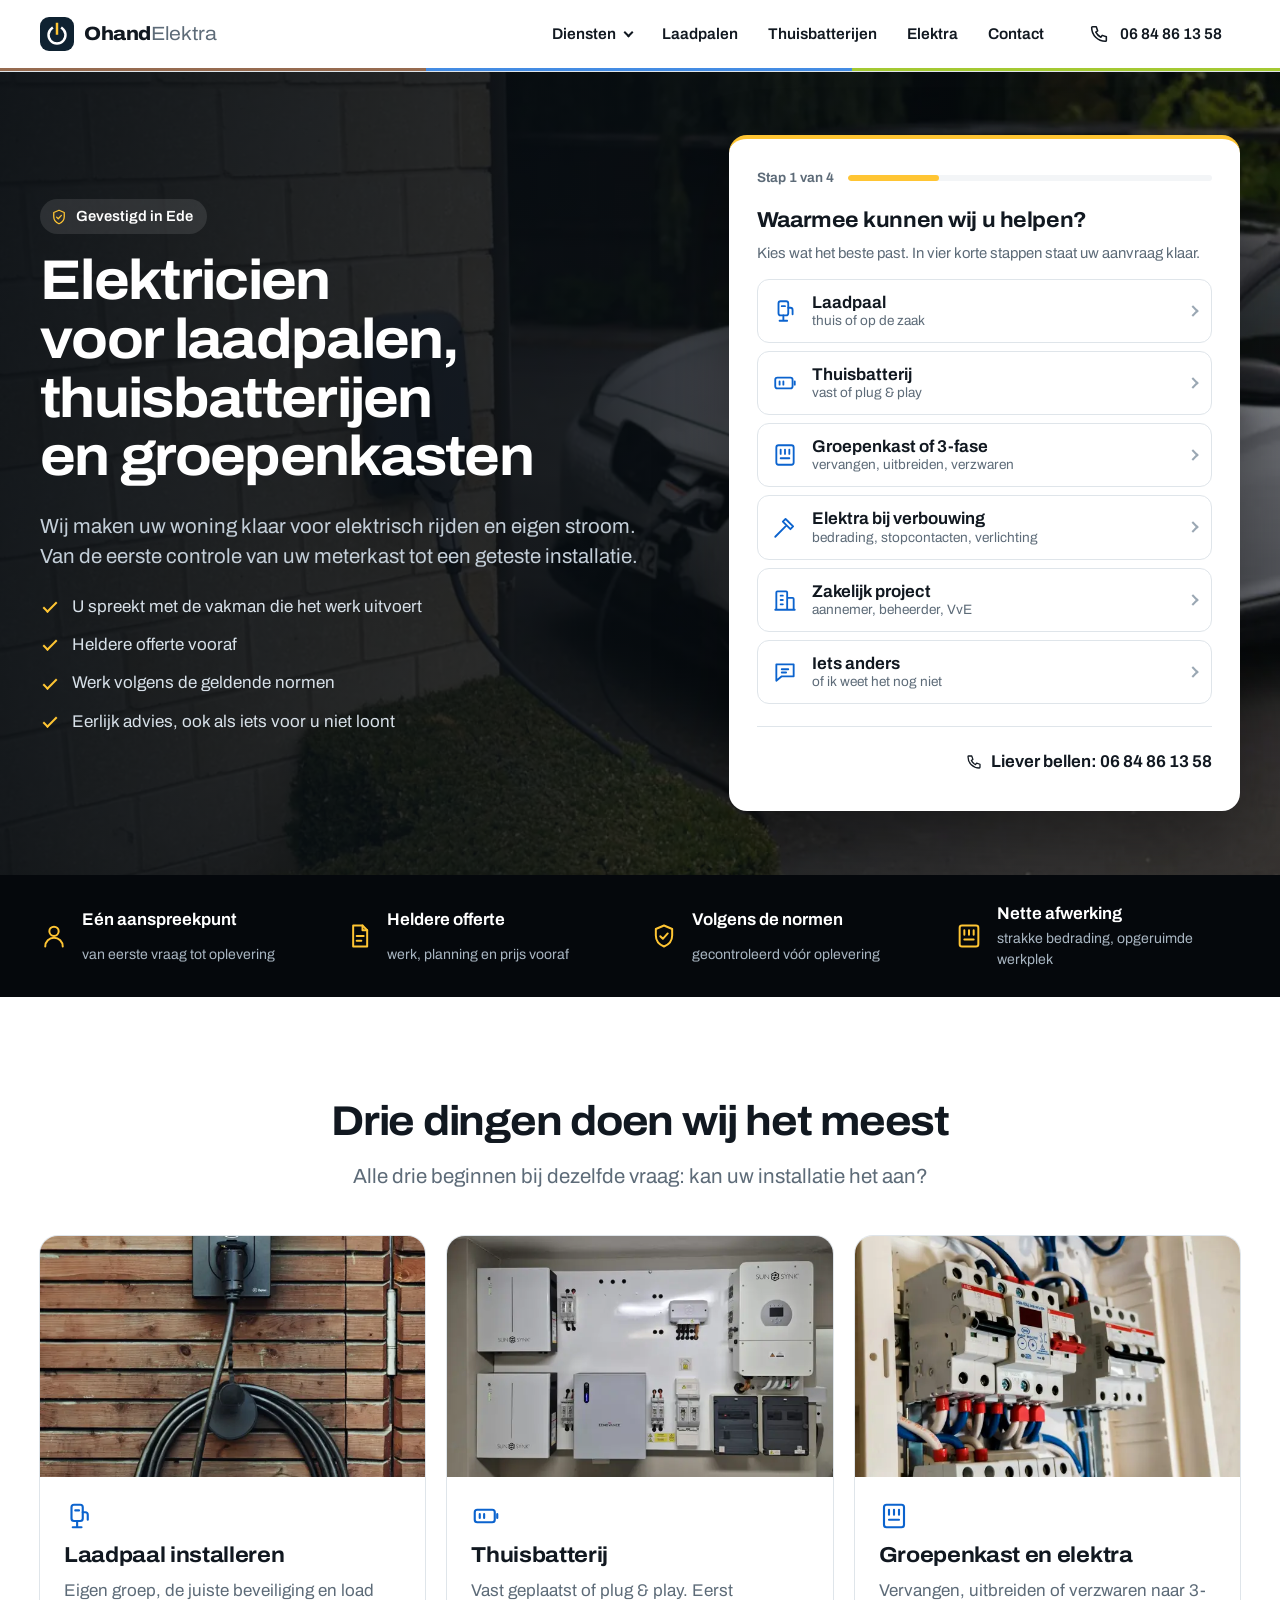
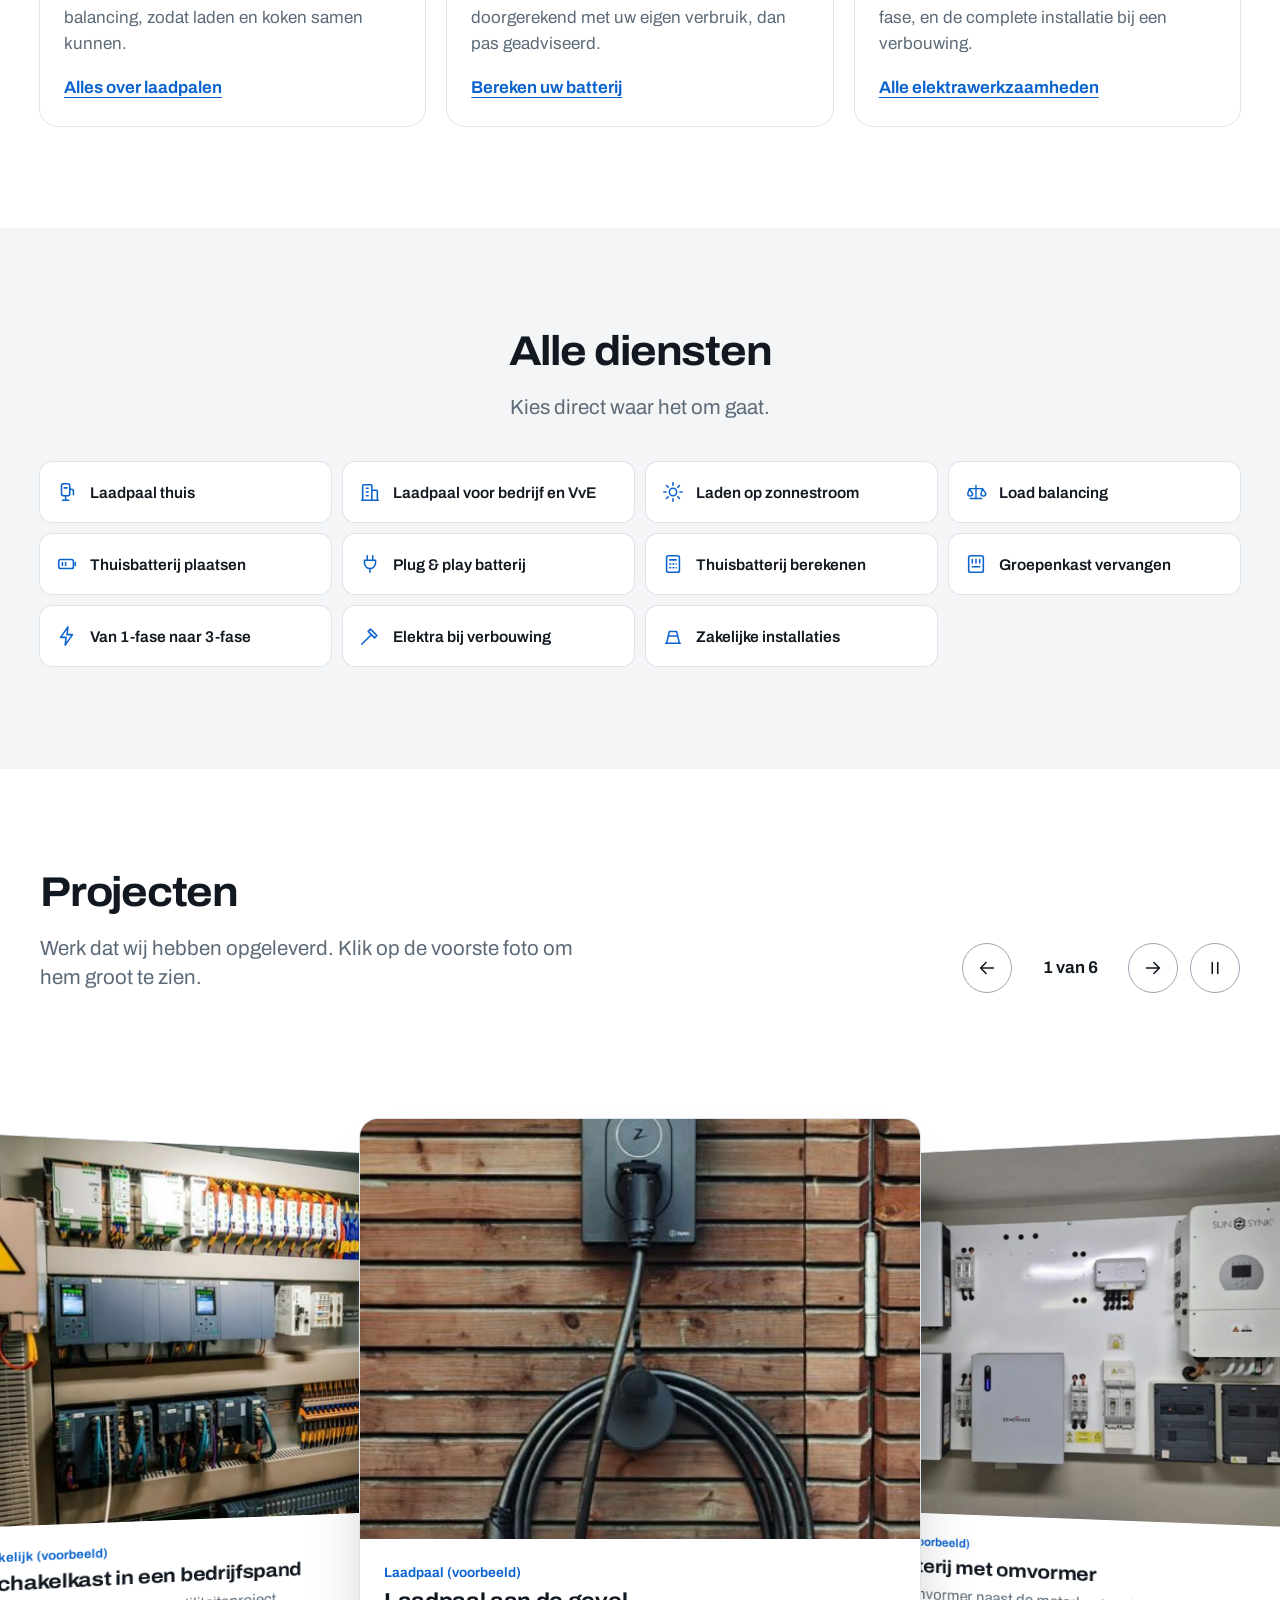
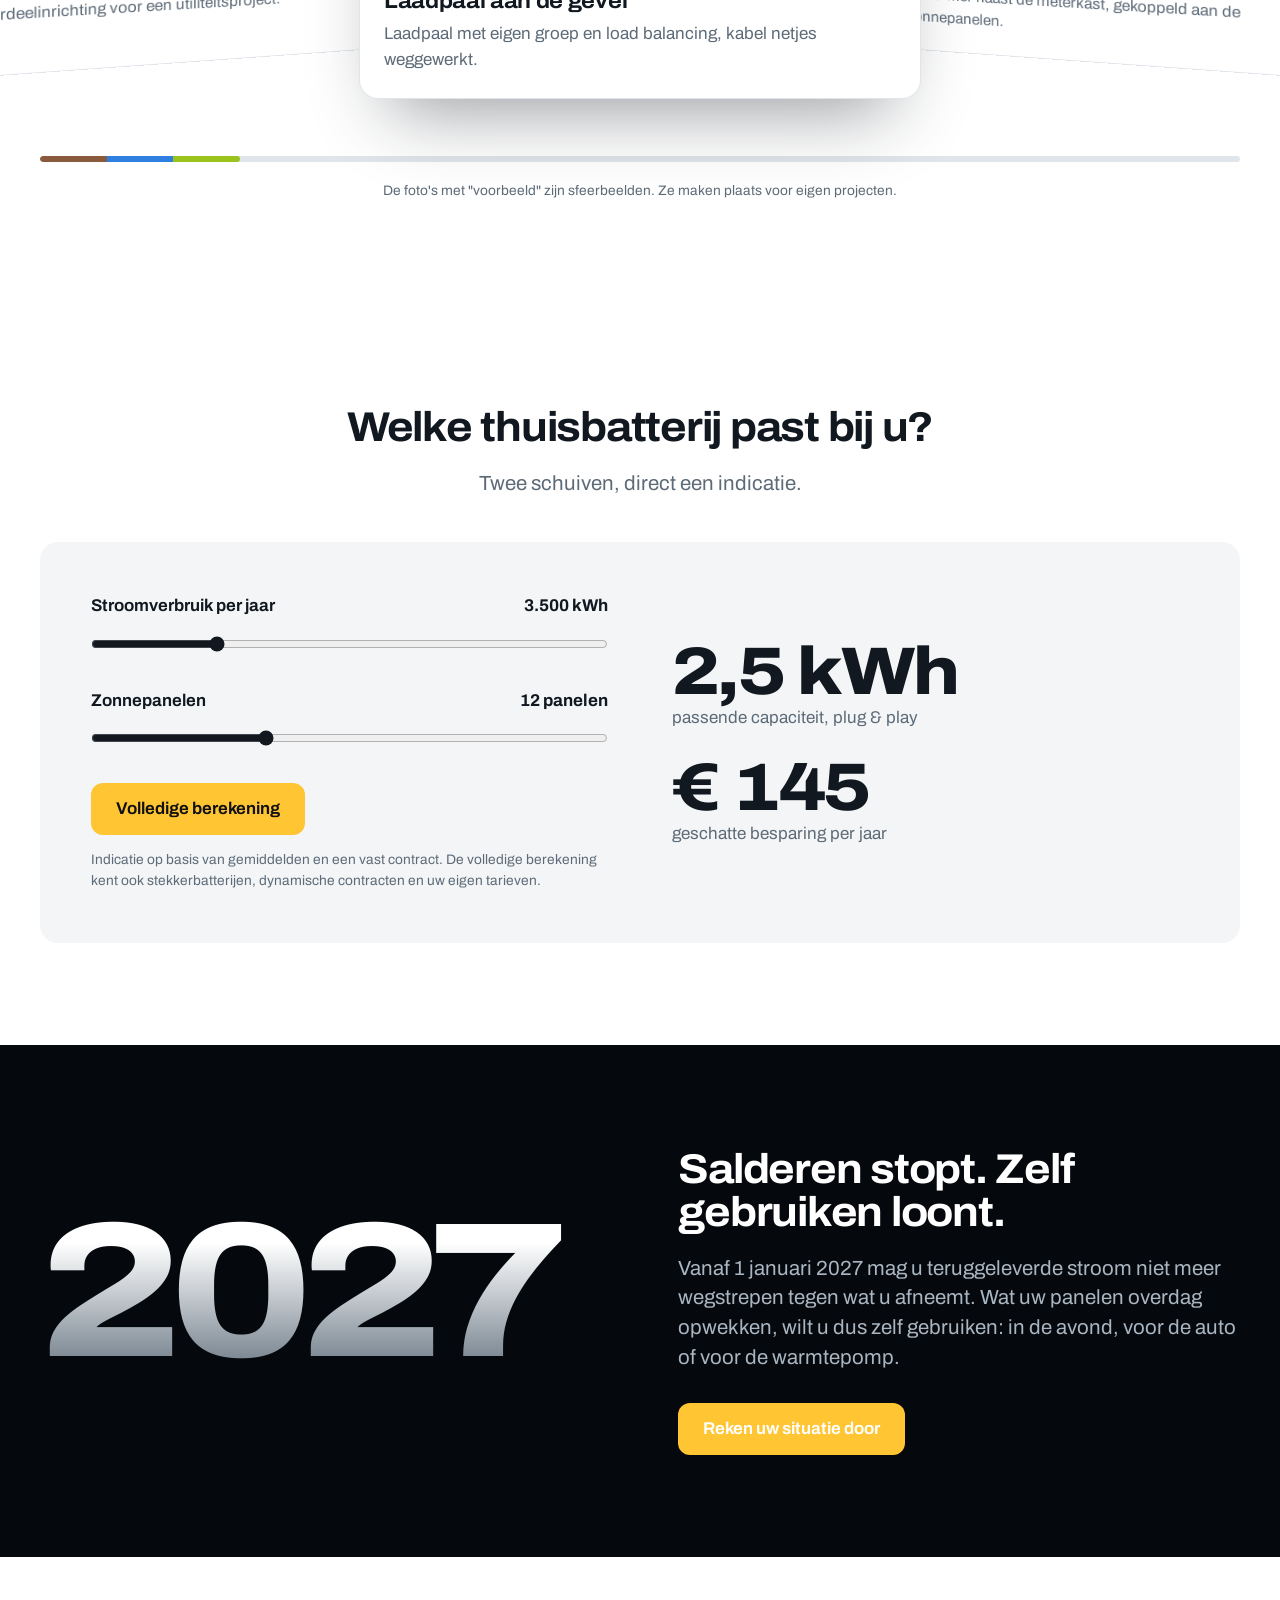
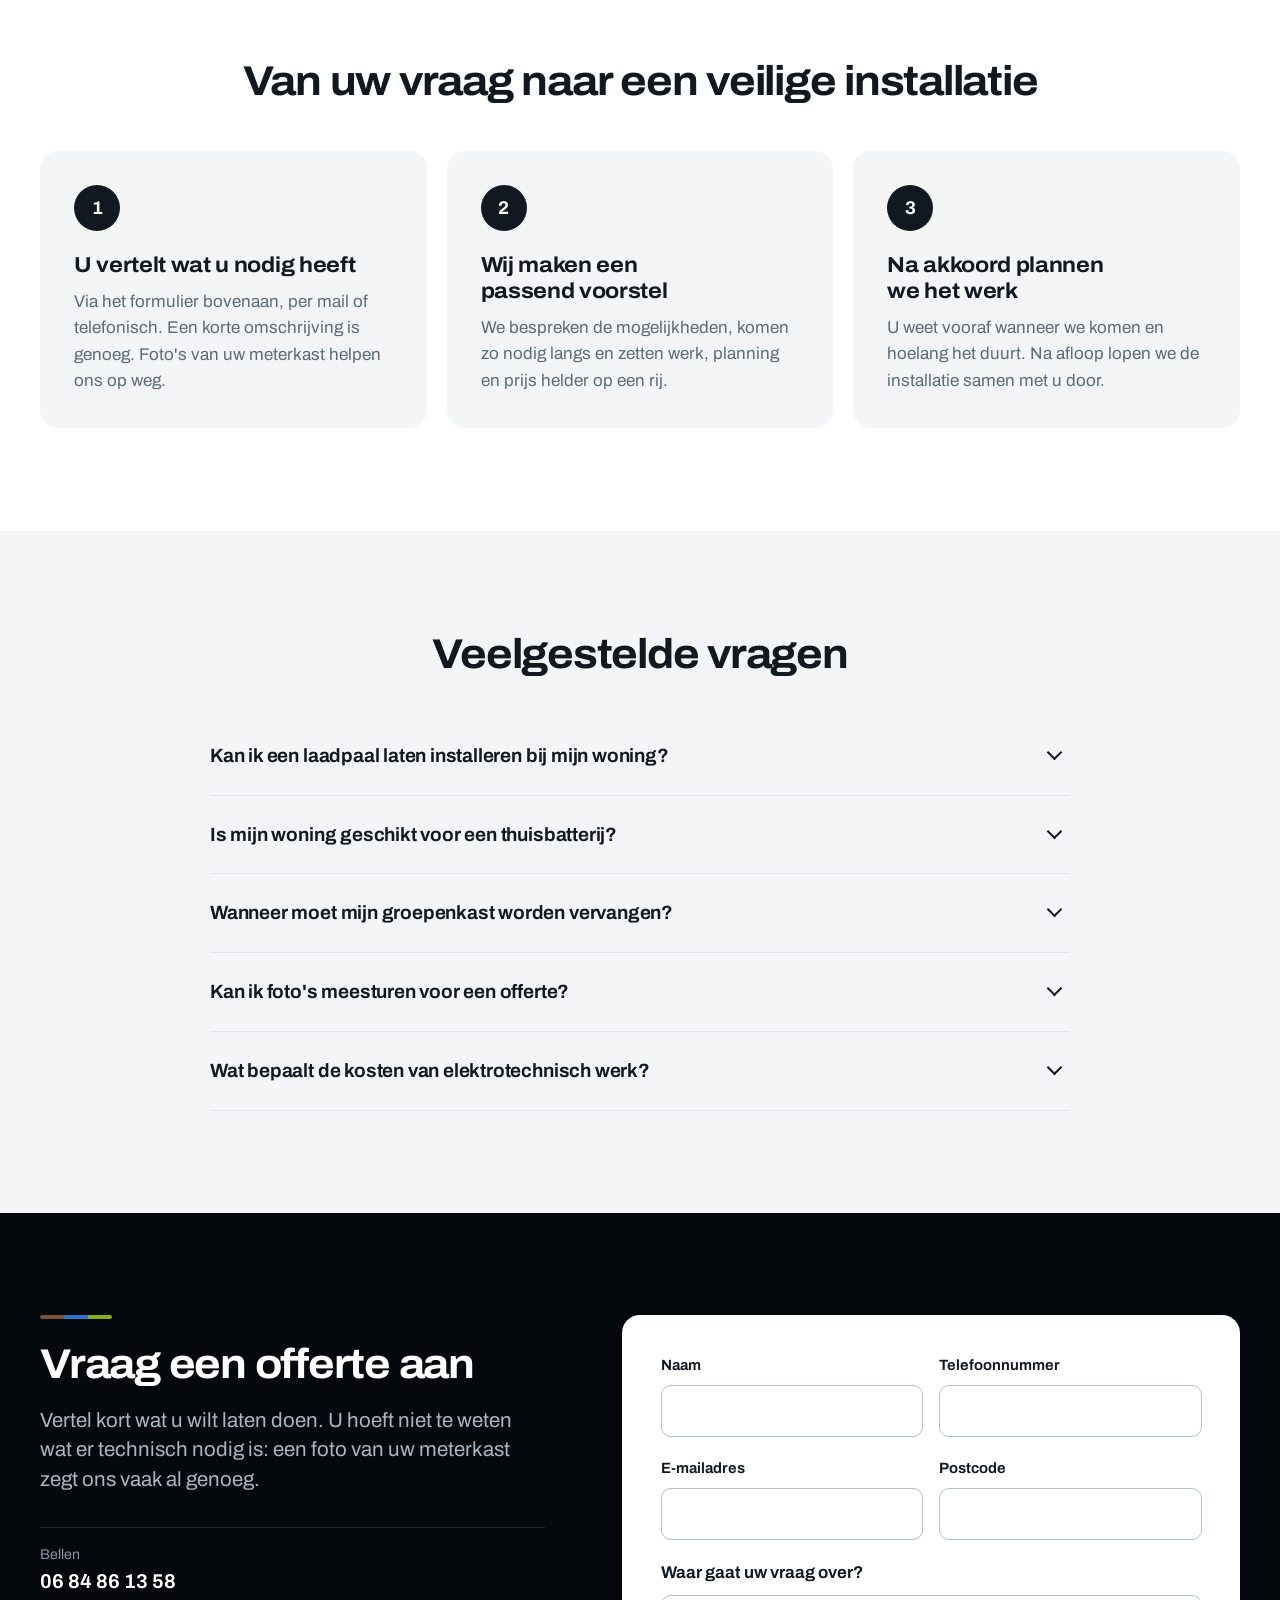
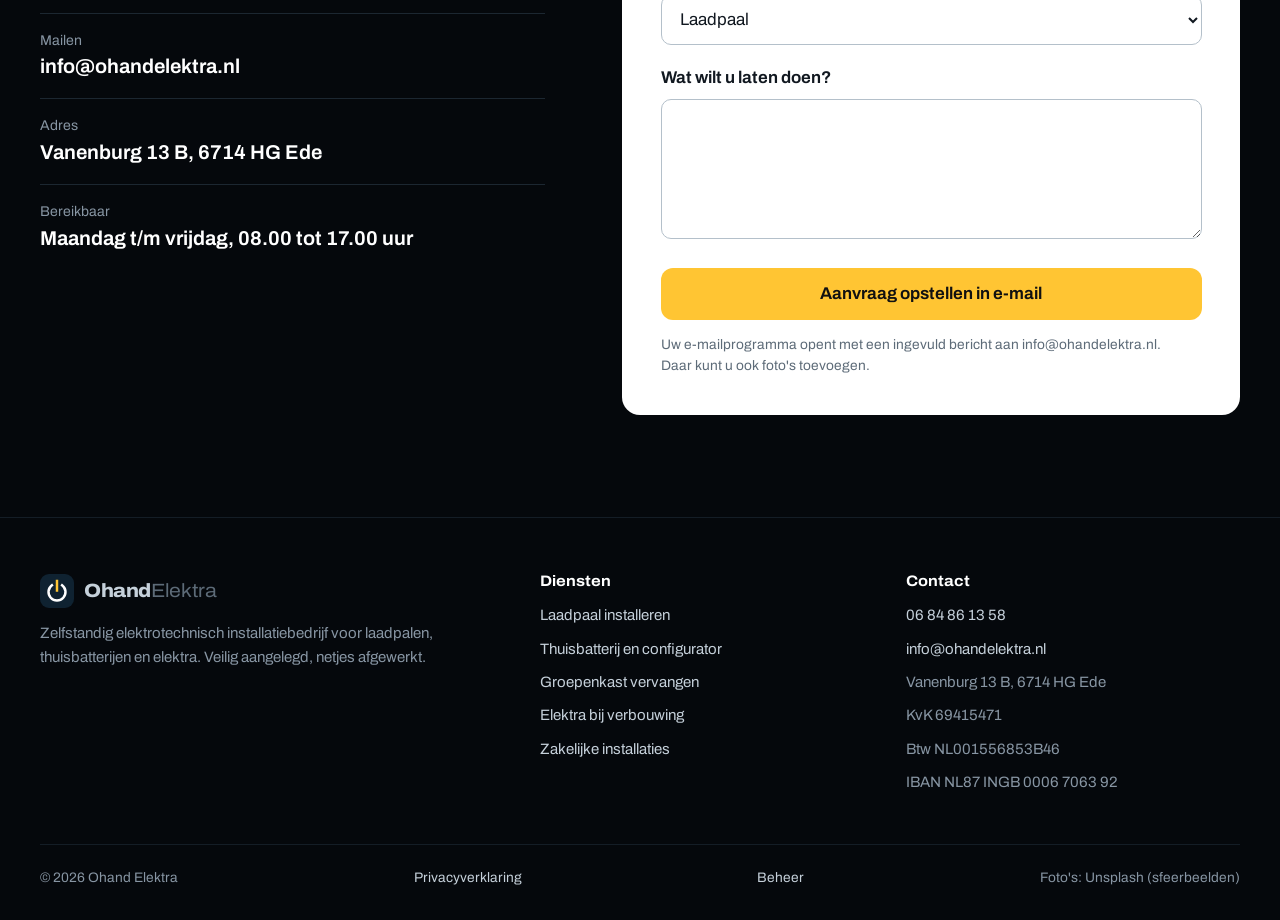
<file: index.html>
<!doctype html>
<html lang="nl">
<head>
<meta charset="utf-8">
<script>document.documentElement.className="js"</script>
<meta name="viewport" content="width=device-width, initial-scale=1">
<title>Ohand Elektra | Elektricien in Ede voor laadpaal, thuisbatterij en groepenkast</title>
<meta name="description" content="Elektricien uit Ede voor laadpalen, thuisbatterijen en groepenkasten. Bereken welke thuisbatterij bij u past en vraag in vier stappen een offerte aan.">
<link rel="canonical" href="https://westsaid83.github.io/ohand-elektra/">
<meta name="theme-color" content="#0f2231">
<meta property="og:type" content="website">
<meta property="og:locale" content="nl_NL">
<meta property="og:site_name" content="Ohand Elektra">
<meta property="og:title" content="Ohand Elektra | Elektricien in Ede voor laadpaal, thuisbatterij en groepenkast">
<meta property="og:description" content="Elektricien uit Ede voor laadpalen, thuisbatterijen en groepenkasten. Bereken welke thuisbatterij bij u past en vraag in vier stappen een offerte aan.">
<meta property="og:url" content="https://westsaid83.github.io/ohand-elektra/">
<meta property="og:image" content="https://westsaid83.github.io/ohand-elektra/images/og.jpg">
<meta name="twitter:card" content="summary_large_image">
<link rel="icon" href="icon.svg" type="image/svg+xml">
<link rel="preload" href="assets/fonts/archivo.woff2" as="font" type="font/woff2" crossorigin>
<link rel="stylesheet" href="assets/site.css">
<script type="application/ld+json">{"@context": "https://schema.org", "@graph": [{"@type": "Electrician", "@id": "https://westsaid83.github.io/ohand-elektra/#bedrijf", "name": "Ohand Elektra", "url": "https://westsaid83.github.io/ohand-elektra/", "email": "info@ohandelektra.nl", "image": "https://westsaid83.github.io/ohand-elektra/images/og.jpg", "description": "Elektrotechnisch installatiebedrijf voor laadpalen, thuisbatterijen, groepenkasten en elektra in woning en bedrijf.", "knowsAbout": ["Laadpaal installeren", "Thuisbatterij", "Groepenkast vervangen", "Elektrische installatie"], "openingHours": "Mo-Fr 08:00-17:00", "telephone": "+31684861358", "address": {"@type": "PostalAddress", "streetAddress": "Vanenburg 13 B", "postalCode": "6714 HG", "addressLocality": "Ede", "addressCountry": "NL"}, "vatID": "NL001556853B46"}, {"@type": "WebSite", "@id": "https://westsaid83.github.io/ohand-elektra/#site", "url": "https://westsaid83.github.io/ohand-elektra/", "name": "Ohand Elektra", "inLanguage": "nl-NL"}, {"@type": "FAQPage", "mainEntity": [{"@type": "Question", "name": "Kan ik een laadpaal laten installeren bij mijn woning?", "acceptedAnswer": {"@type": "Answer", "text": "Meestal wel, als u een eigen oprit of parkeerplaats heeft. Wij bekijken of uw meterkast en aansluiting voldoende ruimte bieden en adviseren zo nodig over een uitbreiding. Parkeert u aan de openbare weg, dan gelden de regels van uw gemeente."}}, {"@type": "Question", "name": "Is mijn woning geschikt voor een thuisbatterij?", "acceptedAnswer": {"@type": "Answer", "text": "Dat hangt af van uw zonnepanelen, uw omvormer, uw stroomverbruik en de ruimte in en rond uw meterkast. Met de configurator op deze site krijgt u een eerste indicatie. Daarna kijken wij naar uw bestaande installatie en vertellen wij eerlijk of een thuisbatterij voor u zinvol is."}}, {"@type": "Question", "name": "Wanneer moet mijn groepenkast worden vervangen?", "acceptedAnswer": {"@type": "Answer", "text": "Een groepenkast heeft geen vaste houdbaarheidsdatum. Vervangen is verstandig als de kast nog met stoppen werkt, als er geen aardlekschakelaar in zit, als groepen regelmatig uitvallen of als u extra groepen nodig heeft voor een inductiekookplaat, laadpaal of warmtepomp."}}, {"@type": "Question", "name": "Kan ik foto's meesturen voor een offerte?", "acceptedAnswer": {"@type": "Answer", "text": "Ja, graag zelfs. Een foto van uw meterkast en van de plek waar het werk moet gebeuren geeft ons snel een goed beeld. Soms is daarnaast een bezoek nodig om een nauwkeurige offerte te maken."}}, {"@type": "Question", "name": "Wat bepaalt de kosten van elektrotechnisch werk?", "acceptedAnswer": {"@type": "Answer", "text": "De omvang van het werk, de staat van uw bestaande installatie, de gekozen materialen en hoe goed leidingen bereikbaar zijn. U ontvangt vooraf een duidelijke offerte, zodat u weet waar u aan toe bent."}}]}]}</script>
</head>
<body>
<a class="skip" href="#inhoud">Naar de inhoud</a>
<header class="site-header">
  <div class="wrap">
    <a class="brand" href="./" aria-label="Ohand Elektra, naar de homepage"><svg viewBox="0 0 36 36" aria-hidden="true"><rect width="36" height="36" fill="#0f2231"/><path d="M12.6 11.9a9 9 0 1 0 10.8 0" fill="none" stroke="#fff" stroke-width="2.6" stroke-linecap="square"/><path d="M18 7.5v10" stroke="#ffc533" stroke-width="2.6" stroke-linecap="square"/></svg><span>Ohand<span>Elektra</span></span></a>
    <button class="menu-btn" type="button" aria-expanded="false" aria-controls="nav">Menu</button>
    <nav class="nav" id="nav" aria-label="Hoofdmenu">
      <div class="drop">
        <button class="drop-btn" type="button" aria-expanded="false" aria-controls="drop-diensten">Diensten</button>
        <div class="drop-menu" id="drop-diensten"><a href="laadpaal-installeren/"><svg class="ic" viewBox="0 0 24 24" fill="none" stroke="currentColor" stroke-width="1.7" stroke-linecap="round" stroke-linejoin="round" aria-hidden="true"><rect x="6" y="3" width="9" height="13" rx="2"/><path d="M9 7.5h3M10.5 16v5M7 21h7M15 9h2a2 2 0 0 1 2 2v4"/></svg><span>Laadpaal thuis</span></a><a href="laadpaal-installeren/#bedrijf"><svg class="ic" viewBox="0 0 24 24" fill="none" stroke="currentColor" stroke-width="1.7" stroke-linecap="round" stroke-linejoin="round" aria-hidden="true"><path d="M4 21V5a1 1 0 0 1 1-1h8a1 1 0 0 1 1 1v16M14 10h5a1 1 0 0 1 1 1v10M3 21h18M8 8h2M8 12h2M8 16h2"/></svg><span>Laadpaal voor bedrijf en VvE</span></a><a href="laadpaal-installeren/#zonnestroom"><svg class="ic" viewBox="0 0 24 24" fill="none" stroke="currentColor" stroke-width="1.7" stroke-linecap="round" stroke-linejoin="round" aria-hidden="true"><circle cx="12" cy="12" r="4"/><path d="M12 2v2.5M12 19.5V22M2 12h2.5M19.5 12H22M4.9 4.9l1.8 1.8M17.3 17.3l1.8 1.8M4.9 19.1l1.8-1.8M17.3 6.7l1.8-1.8"/></svg><span>Laden op zonnestroom</span></a><a href="laadpaal-installeren/#load-balancing"><svg class="ic" viewBox="0 0 24 24" fill="none" stroke="currentColor" stroke-width="1.7" stroke-linecap="round" stroke-linejoin="round" aria-hidden="true"><path d="M12 4v16M5 20h14M4 8h16M4 8l-2 6a3 3 0 0 0 6 0zM20 8l-2 6a3 3 0 0 0 6 0z" transform="scale(.9) translate(1.3 1.3)"/></svg><span>Load balancing</span></a><a href="thuisbatterij/"><svg class="ic" viewBox="0 0 24 24" fill="none" stroke="currentColor" stroke-width="1.7" stroke-linecap="round" stroke-linejoin="round" aria-hidden="true"><rect x="3" y="7" width="16" height="10" rx="2"/><path d="M21 10.5v3M7 10.5v3M10.5 10.5v3"/></svg><span>Thuisbatterij plaatsen</span></a><a href="thuisbatterij/#plug-en-play"><svg class="ic" viewBox="0 0 24 24" fill="none" stroke="currentColor" stroke-width="1.7" stroke-linecap="round" stroke-linejoin="round" aria-hidden="true"><path d="M9 3v5M15 3v5M6 8h12v3a6 6 0 0 1-12 0zM12 17v4"/></svg><span>Plug & play batterij</span></a><a href="thuisbatterij/#configurator"><svg class="ic" viewBox="0 0 24 24" fill="none" stroke="currentColor" stroke-width="1.7" stroke-linecap="round" stroke-linejoin="round" aria-hidden="true"><rect x="5" y="3" width="14" height="18" rx="2"/><path d="M8.5 7.5h7M8.5 12h1M12 12h1M15.5 12h0M8.5 16h1M12 16h1M15.5 16h0"/></svg><span>Thuisbatterij berekenen</span></a><a href="elektra/#groepenkast"><svg class="ic" viewBox="0 0 24 24" fill="none" stroke="currentColor" stroke-width="1.7" stroke-linecap="round" stroke-linejoin="round" aria-hidden="true"><rect x="4" y="3" width="16" height="18" rx="2"/><path d="M8 7v4M12 7v4M16 7v4M8 15h8"/></svg><span>Groepenkast vervangen</span></a><a href="elektra/#drie-fase"><svg class="ic" viewBox="0 0 24 24" fill="none" stroke="currentColor" stroke-width="1.7" stroke-linecap="round" stroke-linejoin="round" aria-hidden="true"><path d="M13 2L5 13.5h6L10 22l8-11.5h-6z"/></svg><span>Van 1-fase naar 3-fase</span></a><a href="elektra/#verbouwing"><svg class="ic" viewBox="0 0 24 24" fill="none" stroke="currentColor" stroke-width="1.7" stroke-linecap="round" stroke-linejoin="round" aria-hidden="true"><path d="M14 6l4 4M3 21l9.5-9.5M12.5 4.5l7 7-2.5 2.5-7-7z"/></svg><span>Elektra bij verbouwing</span></a><a href="elektra/#zakelijk"><svg class="ic" viewBox="0 0 24 24" fill="none" stroke="currentColor" stroke-width="1.7" stroke-linecap="round" stroke-linejoin="round" aria-hidden="true"><path d="M5 20l3-13h8l3 13M7 12h10M4 20h16"/></svg><span>Zakelijke installaties</span></a></div>
      </div>
      <a href="laadpaal-installeren/">Laadpalen</a><a href="thuisbatterij/">Thuisbatterijen</a><a href="elektra/">Elektra</a>
      <a href="#contact">Contact</a>
      <a class="btn btn--call" href="tel:+31684861358"><svg class="ic" viewBox="0 0 24 24" fill="none" stroke="currentColor" stroke-width="1.7" stroke-linecap="round" stroke-linejoin="round" aria-hidden="true"><path d="M5 4h4l1.5 4.5-2 1.5a12 12 0 0 0 5.5 5.5l1.5-2L20 15v4a1 1 0 0 1-1 1A15 15 0 0 1 4 5a1 1 0 0 1 1-1z"/></svg><span>06 84 86 13 58</span></a>
    </nav>
  </div>
  <span class="wires" aria-hidden="true"></span>
</header>
<main id="inhoud">

<section class="hero">
  <img class="hero-bg" src="images/laadpaal-oprit-1200.webp" srcset="images/laadpaal-oprit-640.webp 640w, images/laadpaal-oprit-1200.webp 1200w" sizes="100vw" width="1200" height="801" alt="" fetchpriority="high">
  <div class="wrap hero-grid">
    <div class="hero-copy">
      <p class="place"><svg class="ic" viewBox="0 0 24 24" fill="none" stroke="currentColor" stroke-width="1.7" stroke-linecap="round" stroke-linejoin="round" aria-hidden="true"><path d="M12 3l7 3v5.5c0 4.5-3 7.8-7 9.5-4-1.7-7-5-7-9.5V6z"/><path d="M8.8 12.2l2.2 2.2 4.2-4.6"/></svg> Gevestigd in Ede</p>
      <h1>Elektricien voor laadpalen, thuisbatterijen en groepenkasten</h1>
      <p class="lead">Wij maken uw woning klaar voor elektrisch rijden en eigen stroom. Van de eerste controle van uw meterkast tot een geteste installatie.</p>
      <ul class="ticks">
        <li>U spreekt met de vakman die het werk uitvoert</li>
        <li>Heldere offerte vooraf</li>
        <li>Werk volgens de geldende normen</li>
        <li>Eerlijk advies, ook als iets voor u niet loont</li>
      </ul>
    </div>

    <form class="wiz" id="wiz" data-to="info@ohandelektra.nl" novalidate>
      <div class="wiz-top"><span id="wiz-stap">Stap 1 van 4</span><span class="wiz-bar"><i id="wiz-bar"></i></span></div>

      <fieldset class="wiz-step is-on" data-step="1">
        <legend>Waarmee kunnen wij u helpen?</legend>
        <p class="wiz-sub">Kies wat het beste past. In vier korte stappen staat uw aanvraag klaar.</p>
        <label class="opt"><input type="radio" name="dienst" value="Laadpaal"><svg class="ic" viewBox="0 0 24 24" fill="none" stroke="currentColor" stroke-width="1.7" stroke-linecap="round" stroke-linejoin="round" aria-hidden="true"><rect x="6" y="3" width="9" height="13" rx="2"/><path d="M9 7.5h3M10.5 16v5M7 21h7M15 9h2a2 2 0 0 1 2 2v4"/></svg><span><b>Laadpaal</b><small>thuis of op de zaak</small></span></label>
        <label class="opt"><input type="radio" name="dienst" value="Thuisbatterij"><svg class="ic" viewBox="0 0 24 24" fill="none" stroke="currentColor" stroke-width="1.7" stroke-linecap="round" stroke-linejoin="round" aria-hidden="true"><rect x="3" y="7" width="16" height="10" rx="2"/><path d="M21 10.5v3M7 10.5v3M10.5 10.5v3"/></svg><span><b>Thuisbatterij</b><small>vast of plug & play</small></span></label>
        <label class="opt"><input type="radio" name="dienst" value="Groepenkast"><svg class="ic" viewBox="0 0 24 24" fill="none" stroke="currentColor" stroke-width="1.7" stroke-linecap="round" stroke-linejoin="round" aria-hidden="true"><rect x="4" y="3" width="16" height="18" rx="2"/><path d="M8 7v4M12 7v4M16 7v4M8 15h8"/></svg><span><b>Groepenkast of 3-fase</b><small>vervangen, uitbreiden, verzwaren</small></span></label>
        <label class="opt"><input type="radio" name="dienst" value="Elektra bij verbouwing"><svg class="ic" viewBox="0 0 24 24" fill="none" stroke="currentColor" stroke-width="1.7" stroke-linecap="round" stroke-linejoin="round" aria-hidden="true"><path d="M14 6l4 4M3 21l9.5-9.5M12.5 4.5l7 7-2.5 2.5-7-7z"/></svg><span><b>Elektra bij verbouwing</b><small>bedrading, stopcontacten, verlichting</small></span></label>
        <label class="opt"><input type="radio" name="dienst" value="Zakelijk project"><svg class="ic" viewBox="0 0 24 24" fill="none" stroke="currentColor" stroke-width="1.7" stroke-linecap="round" stroke-linejoin="round" aria-hidden="true"><path d="M4 21V5a1 1 0 0 1 1-1h8a1 1 0 0 1 1 1v16M14 10h5a1 1 0 0 1 1 1v10M3 21h18M8 8h2M8 12h2M8 16h2"/></svg><span><b>Zakelijk project</b><small>aannemer, beheerder, VvE</small></span></label>
        <label class="opt"><input type="radio" name="dienst" value="Iets anders"><svg class="ic" viewBox="0 0 24 24" fill="none" stroke="currentColor" stroke-width="1.7" stroke-linecap="round" stroke-linejoin="round" aria-hidden="true"><path d="M4 5h16v11H9l-5 4z"/><path d="M9 9.5h6M9 12.5h4"/></svg><span><b>Iets anders</b><small>of ik weet het nog niet</small></span></label>
      </fieldset>

      <fieldset class="wiz-step" data-step="2">
        <legend id="wiz-q2">Vertel iets meer</legend>
        <p class="wiz-sub" id="wiz-q2-sub"></p>
        <div id="wiz-opties"></div>
      </fieldset>

      <fieldset class="wiz-step" data-step="3">
        <legend>Wanneer wilt u het laten uitvoeren?</legend>
        <p class="wiz-sub">Zo weten wij hoe wij uw aanvraag moeten inplannen.</p>
        <label class="opt"><input type="radio" name="wanneer" value="Zo snel mogelijk"><span><b>Zo snel mogelijk</b></span></label>
        <label class="opt"><input type="radio" name="wanneer" value="Binnen drie maanden"><span><b>Binnen drie maanden</b></span></label>
        <label class="opt"><input type="radio" name="wanneer" value="Later dit jaar"><span><b>Later dit jaar</b></span></label>
        <label class="opt"><input type="radio" name="wanneer" value="Ik oriënteer mij nog"><span><b>Ik oriënteer mij nog</b></span></label>
      </fieldset>

      <fieldset class="wiz-step" data-step="4">
        <legend>Hoe bereiken wij u?</legend>
        <p class="wiz-sub" id="wiz-samenvatting"></p>
        <div class="field"><label for="w-naam">Naam</label><input id="w-naam" name="naam" type="text" autocomplete="name" required></div>
        <div class="field"><label for="w-tel">Telefoonnummer</label><input id="w-tel" name="telefoon" type="tel" autocomplete="tel" required></div>
        <div class="field"><label for="w-postcode">Postcode</label><input id="w-postcode" name="postcode" type="text" autocomplete="postal-code"></div>
        <button class="btn btn--primary" type="submit">Aanvraag opstellen in e-mail</button>
        <p class="fine" id="wiz-status" role="status">Uw e-mailprogramma opent met een ingevuld bericht. Daar kunt u ook foto's van uw meterkast toevoegen.</p>
      </fieldset>

      <div class="wiz-foot">
        <button class="wiz-terug" type="button" id="wiz-terug" hidden>Vorige stap</button>
        <a class="wiz-bel" href="tel:+31684861358"><svg class="ic" viewBox="0 0 24 24" fill="none" stroke="currentColor" stroke-width="1.7" stroke-linecap="round" stroke-linejoin="round" aria-hidden="true"><path d="M5 4h4l1.5 4.5-2 1.5a12 12 0 0 0 5.5 5.5l1.5-2L20 15v4a1 1 0 0 1-1 1A15 15 0 0 1 4 5a1 1 0 0 1 1-1z"/></svg> Liever bellen: 06 84 86 13 58</a>
      </div>
    </form>
  </div>
</section>

<section class="trust" aria-label="Zo werkt Ohand Elektra">
  <div class="wrap trust-grid">
    <div><svg class="ic" viewBox="0 0 24 24" fill="none" stroke="currentColor" stroke-width="1.7" stroke-linecap="round" stroke-linejoin="round" aria-hidden="true"><circle cx="12" cy="8" r="4"/><path d="M4.5 21a7.5 7.5 0 0 1 15 0"/></svg><b>Eén aanspreekpunt</b><span>van eerste vraag tot oplevering</span></div>
    <div><svg class="ic" viewBox="0 0 24 24" fill="none" stroke="currentColor" stroke-width="1.7" stroke-linecap="round" stroke-linejoin="round" aria-hidden="true"><path d="M7 3h8l4 4v14H7z"/><path d="M15 3v4h4M10 12h6M10 16h4"/></svg><b>Heldere offerte</b><span>werk, planning en prijs vooraf</span></div>
    <div><svg class="ic" viewBox="0 0 24 24" fill="none" stroke="currentColor" stroke-width="1.7" stroke-linecap="round" stroke-linejoin="round" aria-hidden="true"><path d="M12 3l7 3v5.5c0 4.5-3 7.8-7 9.5-4-1.7-7-5-7-9.5V6z"/><path d="M8.8 12.2l2.2 2.2 4.2-4.6"/></svg><b>Volgens de normen</b><span>gecontroleerd vóór oplevering</span></div>
    <div><svg class="ic" viewBox="0 0 24 24" fill="none" stroke="currentColor" stroke-width="1.7" stroke-linecap="round" stroke-linejoin="round" aria-hidden="true"><rect x="4" y="3" width="16" height="18" rx="2"/><path d="M8 7v4M12 7v4M16 7v4M8 15h8"/></svg><b>Nette afwerking</b><span>strakke bedrading, opgeruimde werkplek</span></div>
  </div>
</section>



<section class="section">
  <div class="wrap">
    <div class="center reveal">
      <h2>Drie dingen doen wij het meest</h2>
      <p class="lead">Alle drie beginnen bij dezelfde vraag: kan uw installatie het aan?</p>
    </div>
    <div class="cards">
      <a class="card reveal" href="laadpaal-installeren/">
        <img src="images/laadpaal-gevel-1200.webp" srcset="images/laadpaal-gevel-640.webp 640w, images/laadpaal-gevel-1200.webp 1200w" sizes="(max-width: 900px) 100vw, 33vw" width="800" height="1200" alt="" loading="lazy" decoding="async">
        <div class="card-body"><svg class="ic" viewBox="0 0 24 24" fill="none" stroke="currentColor" stroke-width="1.7" stroke-linecap="round" stroke-linejoin="round" aria-hidden="true"><rect x="6" y="3" width="9" height="13" rx="2"/><path d="M9 7.5h3M10.5 16v5M7 21h7M15 9h2a2 2 0 0 1 2 2v4"/></svg><h3>Laadpaal installeren</h3><p>Eigen groep, de juiste beveiliging en load balancing, zodat laden en koken samen kunnen.</p><span class="go">Alles over laadpalen</span></div>
      </a>
      <a class="card reveal" href="thuisbatterij/">
        <img src="images/thuisbatterij-1200.webp" srcset="images/thuisbatterij-640.webp 640w, images/thuisbatterij-1200.webp 1200w" sizes="(max-width: 900px) 100vw, 33vw" width="1200" height="900" alt="" loading="lazy" decoding="async">
        <div class="card-body"><svg class="ic" viewBox="0 0 24 24" fill="none" stroke="currentColor" stroke-width="1.7" stroke-linecap="round" stroke-linejoin="round" aria-hidden="true"><rect x="3" y="7" width="16" height="10" rx="2"/><path d="M21 10.5v3M7 10.5v3M10.5 10.5v3"/></svg><h3>Thuisbatterij</h3><p>Vast geplaatst of plug & play. Eerst doorgerekend met uw eigen verbruik, dan pas geadviseerd.</p><span class="go">Bereken uw batterij</span></div>
      </a>
      <a class="card reveal" href="elektra/">
        <img src="images/groepenkast-detail-1200.webp" srcset="images/groepenkast-detail-640.webp 640w, images/groepenkast-detail-1200.webp 1200w" sizes="(max-width: 900px) 100vw, 33vw" width="1200" height="900" alt="" loading="lazy" decoding="async">
        <div class="card-body"><svg class="ic" viewBox="0 0 24 24" fill="none" stroke="currentColor" stroke-width="1.7" stroke-linecap="round" stroke-linejoin="round" aria-hidden="true"><rect x="4" y="3" width="16" height="18" rx="2"/><path d="M8 7v4M12 7v4M16 7v4M8 15h8"/></svg><h3>Groepenkast en elektra</h3><p>Vervangen, uitbreiden of verzwaren naar 3-fase, en de complete installatie bij een verbouwing.</p><span class="go">Alle elektrawerkzaamheden</span></div>
      </a>
    </div>
  </div>
</section>

<section class="section section--mist">
  <div class="wrap">
    <div class="center reveal">
      <h2>Alle diensten</h2>
      <p class="lead">Kies direct waar het om gaat.</p>
    </div>
    <div class="svc-grid reveal"><a class="svc" href="laadpaal-installeren/"><svg class="ic" viewBox="0 0 24 24" fill="none" stroke="currentColor" stroke-width="1.7" stroke-linecap="round" stroke-linejoin="round" aria-hidden="true"><rect x="6" y="3" width="9" height="13" rx="2"/><path d="M9 7.5h3M10.5 16v5M7 21h7M15 9h2a2 2 0 0 1 2 2v4"/></svg><span>Laadpaal thuis</span></a><a class="svc" href="laadpaal-installeren/#bedrijf"><svg class="ic" viewBox="0 0 24 24" fill="none" stroke="currentColor" stroke-width="1.7" stroke-linecap="round" stroke-linejoin="round" aria-hidden="true"><path d="M4 21V5a1 1 0 0 1 1-1h8a1 1 0 0 1 1 1v16M14 10h5a1 1 0 0 1 1 1v10M3 21h18M8 8h2M8 12h2M8 16h2"/></svg><span>Laadpaal voor bedrijf en VvE</span></a><a class="svc" href="laadpaal-installeren/#zonnestroom"><svg class="ic" viewBox="0 0 24 24" fill="none" stroke="currentColor" stroke-width="1.7" stroke-linecap="round" stroke-linejoin="round" aria-hidden="true"><circle cx="12" cy="12" r="4"/><path d="M12 2v2.5M12 19.5V22M2 12h2.5M19.5 12H22M4.9 4.9l1.8 1.8M17.3 17.3l1.8 1.8M4.9 19.1l1.8-1.8M17.3 6.7l1.8-1.8"/></svg><span>Laden op zonnestroom</span></a><a class="svc" href="laadpaal-installeren/#load-balancing"><svg class="ic" viewBox="0 0 24 24" fill="none" stroke="currentColor" stroke-width="1.7" stroke-linecap="round" stroke-linejoin="round" aria-hidden="true"><path d="M12 4v16M5 20h14M4 8h16M4 8l-2 6a3 3 0 0 0 6 0zM20 8l-2 6a3 3 0 0 0 6 0z" transform="scale(.9) translate(1.3 1.3)"/></svg><span>Load balancing</span></a><a class="svc" href="thuisbatterij/"><svg class="ic" viewBox="0 0 24 24" fill="none" stroke="currentColor" stroke-width="1.7" stroke-linecap="round" stroke-linejoin="round" aria-hidden="true"><rect x="3" y="7" width="16" height="10" rx="2"/><path d="M21 10.5v3M7 10.5v3M10.5 10.5v3"/></svg><span>Thuisbatterij plaatsen</span></a><a class="svc" href="thuisbatterij/#plug-en-play"><svg class="ic" viewBox="0 0 24 24" fill="none" stroke="currentColor" stroke-width="1.7" stroke-linecap="round" stroke-linejoin="round" aria-hidden="true"><path d="M9 3v5M15 3v5M6 8h12v3a6 6 0 0 1-12 0zM12 17v4"/></svg><span>Plug & play batterij</span></a><a class="svc" href="thuisbatterij/#configurator"><svg class="ic" viewBox="0 0 24 24" fill="none" stroke="currentColor" stroke-width="1.7" stroke-linecap="round" stroke-linejoin="round" aria-hidden="true"><rect x="5" y="3" width="14" height="18" rx="2"/><path d="M8.5 7.5h7M8.5 12h1M12 12h1M15.5 12h0M8.5 16h1M12 16h1M15.5 16h0"/></svg><span>Thuisbatterij berekenen</span></a><a class="svc" href="elektra/#groepenkast"><svg class="ic" viewBox="0 0 24 24" fill="none" stroke="currentColor" stroke-width="1.7" stroke-linecap="round" stroke-linejoin="round" aria-hidden="true"><rect x="4" y="3" width="16" height="18" rx="2"/><path d="M8 7v4M12 7v4M16 7v4M8 15h8"/></svg><span>Groepenkast vervangen</span></a><a class="svc" href="elektra/#drie-fase"><svg class="ic" viewBox="0 0 24 24" fill="none" stroke="currentColor" stroke-width="1.7" stroke-linecap="round" stroke-linejoin="round" aria-hidden="true"><path d="M13 2L5 13.5h6L10 22l8-11.5h-6z"/></svg><span>Van 1-fase naar 3-fase</span></a><a class="svc" href="elektra/#verbouwing"><svg class="ic" viewBox="0 0 24 24" fill="none" stroke="currentColor" stroke-width="1.7" stroke-linecap="round" stroke-linejoin="round" aria-hidden="true"><path d="M14 6l4 4M3 21l9.5-9.5M12.5 4.5l7 7-2.5 2.5-7-7z"/></svg><span>Elektra bij verbouwing</span></a><a class="svc" href="elektra/#zakelijk"><svg class="ic" viewBox="0 0 24 24" fill="none" stroke="currentColor" stroke-width="1.7" stroke-linecap="round" stroke-linejoin="round" aria-hidden="true"><path d="M5 20l3-13h8l3 13M7 12h10M4 20h16"/></svg><span>Zakelijke installaties</span></a></div>
  </div>
</section>


<section class="section projecten" id="projecten" aria-labelledby="projecten-kop">
  <div class="wrap">
    <div class="proj-kop reveal">
      <div>
        <h2 id="projecten-kop">Projecten</h2>
        <p class="lead">Werk dat wij hebben opgeleverd. Klik op de voorste foto om hem groot te zien.</p>
      </div>
      <div class="proj-nav">
        <button type="button" class="proj-pijl" data-richting="-1" aria-label="Vorige projecten"><svg class="ic" viewBox="0 0 24 24" fill="none" stroke="currentColor" stroke-width="1.7" stroke-linecap="round" stroke-linejoin="round" aria-hidden="true"><path d="M19 12H5M11 6l-6 6 6 6"/></svg></button>
        <span class="proj-teller" aria-live="polite"></span>
        <button type="button" class="proj-pijl" data-richting="1" aria-label="Volgende projecten"><svg class="ic" viewBox="0 0 24 24" fill="none" stroke="currentColor" stroke-width="1.7" stroke-linecap="round" stroke-linejoin="round" aria-hidden="true"><path d="M5 12h14M13 6l6 6-6 6"/></svg></button>
        <button type="button" class="proj-pauze" aria-pressed="false" aria-label="Pauzeer de carrousel"><svg class="ic ic-pauze" viewBox="0 0 24 24" fill="none" stroke="currentColor" stroke-width="1.7" stroke-linecap="round" stroke-linejoin="round" aria-hidden="true"><path d="M9 6v12M15 6v12"/></svg><svg class="ic ic-speel" viewBox="0 0 24 24" fill="none" stroke="currentColor" stroke-width="1.7" stroke-linecap="round" stroke-linejoin="round" aria-hidden="true"><path d="M8 5.5v13l11-6.5z"/></svg></button>
      </div>
    </div>
    <div class="proj-filter reveal" role="group" aria-label="Toon projecten per soort"><button type="button" class="is-on" data-soort="">Alles</button><button type="button" data-soort="Laadpaal">Laadpaal</button><button type="button" data-soort="Thuisbatterij">Thuisbatterij</button><button type="button" data-soort="Groepenkast">Groepenkast</button><button type="button" data-soort="Verbouwing">Verbouwing</button><button type="button" data-soort="Zakelijk">Zakelijk</button></div>
  </div>
  <ul class="strook" aria-roledescription="carrousel" aria-label="Projectfoto's. Gebruik de pijltjestoetsen of de knoppen om te bladeren.">
        <li class="dia" data-soort="Laadpaal">
          <button type="button" class="dia-knop" aria-label="Vergroot foto: Laadpaal aan de gevel">
            <img src="images/projecten/voorbeeld-laadpaal-gevel-1200.jpg" srcset="images/projecten/voorbeeld-laadpaal-gevel-640.jpg 640w, images/projecten/voorbeeld-laadpaal-gevel-1200.jpg 1200w" sizes="(max-width: 700px) 86vw, 640px" alt="Laadpaal aan de gevel" loading="lazy" decoding="async">
          </button>
          <div class="dia-tekst">
            <span class="dia-soort">Laadpaal (voorbeeld)</span>
            <h3>Laadpaal aan de gevel</h3>
            <p>Laadpaal met eigen groep en load balancing, kabel netjes weggewerkt.</p>
          </div>
        </li>
        <li class="dia" data-soort="Thuisbatterij">
          <button type="button" class="dia-knop" aria-label="Vergroot foto: Thuisbatterij met omvormer">
            <img src="images/projecten/voorbeeld-thuisbatterij-1200.jpg" srcset="images/projecten/voorbeeld-thuisbatterij-640.jpg 640w, images/projecten/voorbeeld-thuisbatterij-1200.jpg 1200w" sizes="(max-width: 700px) 86vw, 640px" alt="Thuisbatterij met omvormer" loading="lazy" decoding="async">
          </button>
          <div class="dia-tekst">
            <span class="dia-soort">Thuisbatterij (voorbeeld)</span>
            <h3>Thuisbatterij met omvormer</h3>
            <p>Batterij en omvormer naast de meterkast, gekoppeld aan de bestaande zonnepanelen.</p>
          </div>
        </li>
        <li class="dia" data-soort="Groepenkast">
          <button type="button" class="dia-knop" aria-label="Vergroot foto: Nieuwe groepenkast">
            <img src="images/projecten/voorbeeld-groepenkast-1200.jpg" srcset="images/projecten/voorbeeld-groepenkast-640.jpg 640w, images/projecten/voorbeeld-groepenkast-1200.jpg 1200w" sizes="(max-width: 700px) 86vw, 640px" alt="Nieuwe groepenkast" loading="lazy" decoding="async">
          </button>
          <div class="dia-tekst">
            <span class="dia-soort">Groepenkast (voorbeeld)</span>
            <h3>Nieuwe groepenkast</h3>
            <p>Oude kast vervangen door een kast met aardlekautomaten en ruimte voor uitbreiding.</p>
          </div>
        </li>
        <li class="dia" data-soort="Laadpaal">
          <button type="button" class="dia-knop" aria-label="Vergroot foto: Laadpaal op de oprit">
            <img src="images/projecten/voorbeeld-laadpaal-oprit-1200.jpg" srcset="images/projecten/voorbeeld-laadpaal-oprit-640.jpg 640w, images/projecten/voorbeeld-laadpaal-oprit-1200.jpg 1200w" sizes="(max-width: 700px) 86vw, 640px" alt="Laadpaal op de oprit" loading="lazy" decoding="async">
          </button>
          <div class="dia-tekst">
            <span class="dia-soort">Laadpaal (voorbeeld)</span>
            <h3>Laadpaal op de oprit</h3>
            <p>Laadpunt van 11 kW op een 3-fase aansluiting, met load balancing.</p>
          </div>
        </li>
        <li class="dia" data-soort="Verbouwing">
          <button type="button" class="dia-knop" aria-label="Vergroot foto: Elektra bij een verbouwing">
            <img src="images/projecten/voorbeeld-bedrading-verbouwing-1200.jpg" srcset="images/projecten/voorbeeld-bedrading-verbouwing-640.jpg 640w, images/projecten/voorbeeld-bedrading-verbouwing-1200.jpg 1200w" sizes="(max-width: 700px) 86vw, 640px" alt="Elektra bij een verbouwing" loading="lazy" decoding="async">
          </button>
          <div class="dia-tekst">
            <span class="dia-soort">Verbouwing (voorbeeld)</span>
            <h3>Elektra bij een verbouwing</h3>
            <p>Nieuwe bedrading en wandcontactdozen in een verbouwde woning.</p>
          </div>
        </li>
        <li class="dia" data-soort="Zakelijk">
          <button type="button" class="dia-knop" aria-label="Vergroot foto: Schakelkast in een bedrijfspand">
            <img src="images/projecten/voorbeeld-zakelijk-schakelkast-1200.jpg" srcset="images/projecten/voorbeeld-zakelijk-schakelkast-640.jpg 640w, images/projecten/voorbeeld-zakelijk-schakelkast-1200.jpg 1200w" sizes="(max-width: 700px) 86vw, 640px" alt="Schakelkast in een bedrijfspand" loading="lazy" decoding="async">
          </button>
          <div class="dia-tekst">
            <span class="dia-soort">Zakelijk (voorbeeld)</span>
            <h3>Schakelkast in een bedrijfspand</h3>
            <p>Verdeelinrichting voor een utiliteitsproject.</p>
          </div>
        </li></ul>
  <div class="wrap"><div class="proj-draad" aria-hidden="true"><i></i></div><p class="fine center">De foto's met "voorbeeld" zijn sfeerbeelden. Ze maken plaats voor eigen projecten.</p></div>
  <dialog class="licht" aria-label="Vergrote projectfoto">
    <button type="button" class="licht-sluit" aria-label="Sluiten">Sluiten</button>
    <img alt=""><p></p>
  </dialog>
</section>


<section class="section">
  <div class="wrap">
    <div class="center reveal">
      <h2>Welke thuisbatterij past bij u?</h2>
      <p class="lead">Twee schuiven, direct een indicatie.</p>
    </div>
    <div class="quick reveal" id="quick">
      <div>
        <div class="field">
          <label for="q-verbruik">Stroomverbruik per jaar <output id="q-verbruik-out" for="q-verbruik"></output></label>
          <input type="range" id="q-verbruik" min="1500" max="10000" step="100" value="3500">
        </div>
        <div class="field">
          <label for="q-panelen">Zonnepanelen <output id="q-panelen-out" for="q-panelen"></output></label>
          <input type="range" id="q-panelen" min="0" max="36" step="1" value="12">
        </div>
        <a class="btn btn--primary" id="q-link" href="thuisbatterij/#configurator">Volledige berekening</a>
        <p class="fine" id="q-note"></p>
      </div>
      <div class="quick-out" aria-live="polite">
        <div><strong id="q-cap">–</strong><span>passende capaciteit</span></div>
        <div><strong id="q-save">–</strong><span>geschatte besparing per jaar</span></div>
      </div>
    </div>
  </div>
</section>

<section class="section section--ink">
  <div class="wrap split reveal reveal">
    <div>
      <p class="bigfact" aria-hidden="true">2027</p>
    </div>
    <div>
      <h2>Salderen stopt. Zelf gebruiken loont.</h2>
      <p class="lead">Vanaf 1 januari 2027 mag u teruggeleverde stroom niet meer wegstrepen tegen wat u afneemt. Wat uw panelen overdag opwekken, wilt u dus zelf gebruiken: in de avond, voor de auto of voor de warmtepomp.</p>
      <div class="btn-row"><a class="btn btn--primary" href="thuisbatterij/#configurator">Reken uw situatie door</a></div>
    </div>
  </div>
</section>

<section class="section">
  <div class="wrap">
    <div class="center reveal"><h2>Van uw vraag naar een veilige installatie</h2></div>
    <ol class="steps reveal">
      <li><h3>U vertelt wat u nodig heeft</h3><p>Via het formulier bovenaan, per mail of telefonisch. Een korte omschrijving is genoeg. Foto's van uw meterkast helpen ons op weg.</p></li>
      <li><h3>Wij maken een passend voorstel</h3><p>We bespreken de mogelijkheden, komen zo nodig langs en zetten werk, planning en prijs helder op een rij.</p></li>
      <li><h3>Na akkoord plannen we het werk</h3><p>U weet vooraf wanneer we komen en hoelang het duurt. Na afloop lopen we de installatie samen met u door.</p></li>
    </ol>
  </div>
</section>

<section class="section section--mist">
  <div class="wrap">
    <h2 class="center reveal">Veelgestelde vragen</h2>
    <div class="faq reveal"><details><summary>Kan ik een laadpaal laten installeren bij mijn woning?</summary><p>Meestal wel, als u een eigen oprit of parkeerplaats heeft. Wij bekijken of uw meterkast en aansluiting voldoende ruimte bieden en adviseren zo nodig over een uitbreiding. Parkeert u aan de openbare weg, dan gelden de regels van uw gemeente.</p></details><details><summary>Is mijn woning geschikt voor een thuisbatterij?</summary><p>Dat hangt af van uw zonnepanelen, uw omvormer, uw stroomverbruik en de ruimte in en rond uw meterkast. Met de configurator op deze site krijgt u een eerste indicatie. Daarna kijken wij naar uw bestaande installatie en vertellen wij eerlijk of een thuisbatterij voor u zinvol is.</p></details><details><summary>Wanneer moet mijn groepenkast worden vervangen?</summary><p>Een groepenkast heeft geen vaste houdbaarheidsdatum. Vervangen is verstandig als de kast nog met stoppen werkt, als er geen aardlekschakelaar in zit, als groepen regelmatig uitvallen of als u extra groepen nodig heeft voor een inductiekookplaat, laadpaal of warmtepomp.</p></details><details><summary>Kan ik foto's meesturen voor een offerte?</summary><p>Ja, graag zelfs. Een foto van uw meterkast en van de plek waar het werk moet gebeuren geeft ons snel een goed beeld. Soms is daarnaast een bezoek nodig om een nauwkeurige offerte te maken.</p></details><details><summary>Wat bepaalt de kosten van elektrotechnisch werk?</summary><p>De omvang van het werk, de staat van uw bestaande installatie, de gekozen materialen en hoe goed leidingen bereikbaar zijn. U ontvangt vooraf een duidelijke offerte, zodat u weet waar u aan toe bent.</p></details></div>
  </div>
</section>


<section class="section section--ink" id="contact">
  <div class="wrap contact">
    <div>
      <span class="wires wires--short"></span>
      <h2>Vraag een offerte aan</h2>
      <p class="lead">Vertel kort wat u wilt laten doen. U hoeft niet te weten wat er technisch nodig is: een foto van uw meterkast zegt ons vaak al genoeg.</p>
      <ul class="contact-list">
        <li><span>Bellen</span><a href="tel:+31684861358">06 84 86 13 58</a></li>
        <li><span>Mailen</span><a href="mailto:info@ohandelektra.nl">info@ohandelektra.nl</a></li>
        <li><span>Adres</span><b>Vanenburg 13 B, 6714 HG Ede</b></li>
        <li><span>Bereikbaar</span><b>Maandag t/m vrijdag, 08.00 tot 17.00 uur</b></li>
      </ul>
    </div>
    <form class="contact-form" id="contact-form" data-to="info@ohandelektra.nl" novalidate>
      <div class="two-col">
        <div class="field"><label for="c-naam">Naam</label><input id="c-naam" name="naam" type="text" autocomplete="name" required></div>
        <div class="field"><label for="c-telefoon">Telefoonnummer</label><input id="c-telefoon" name="telefoon" type="tel" autocomplete="tel"></div>
      </div>
      <div class="two-col">
        <div class="field"><label for="c-email">E-mailadres</label><input id="c-email" name="email" type="email" autocomplete="email" required></div>
        <div class="field"><label for="c-postcode">Postcode</label><input id="c-postcode" name="postcode" type="text" autocomplete="postal-code"></div>
      </div>
      <div class="field"><label for="c-onderwerp">Waar gaat uw vraag over?</label><select id="c-onderwerp" name="onderwerp"><option selected>Laadpaal</option><option>Thuisbatterij</option><option>Groepenkast</option><option>Elektra bij verbouwing</option><option>Zakelijk project</option><option>Iets anders</option></select></div>
      <div class="field"><label for="c-bericht">Wat wilt u laten doen?</label><textarea id="c-bericht" name="bericht" required></textarea></div>
      <button class="btn btn--primary" type="submit">Aanvraag opstellen in e-mail</button>
      <p class="fine" id="c-status" role="status">Uw e-mailprogramma opent met een ingevuld bericht aan info@ohandelektra.nl. Daar kunt u ook foto's toevoegen.</p>
    </form>
  </div>
</section>
</main>
<div class="callbar">
  <a class="btn btn--call" href="tel:+31684861358"><svg class="ic" viewBox="0 0 24 24" fill="none" stroke="currentColor" stroke-width="1.7" stroke-linecap="round" stroke-linejoin="round" aria-hidden="true"><path d="M5 4h4l1.5 4.5-2 1.5a12 12 0 0 0 5.5 5.5l1.5-2L20 15v4a1 1 0 0 1-1 1A15 15 0 0 1 4 5a1 1 0 0 1 1-1z"/></svg><span>Bel direct</span></a>
  <a class="btn btn--primary" href="#contact">Offerte aanvragen</a>
</div>
<footer class="site-footer">
  <div class="wrap">
    <div class="foot-grid">
      <div>
        <a class="brand" href="./"><svg viewBox="0 0 36 36" aria-hidden="true"><rect width="36" height="36" fill="#0f2231"/><path d="M12.6 11.9a9 9 0 1 0 10.8 0" fill="none" stroke="#fff" stroke-width="2.6" stroke-linecap="square"/><path d="M18 7.5v10" stroke="#ffc533" stroke-width="2.6" stroke-linecap="square"/></svg><span>Ohand<span>Elektra</span></span></a>
        <p>Zelfstandig elektrotechnisch installatiebedrijf voor laadpalen, thuisbatterijen en elektra. Veilig aangelegd, netjes afgewerkt.</p>
        
      </div>
      <div>
        <h2>Diensten</h2>
        <ul>
          <li><a href="laadpaal-installeren/">Laadpaal installeren</a></li>
          <li><a href="thuisbatterij/">Thuisbatterij en configurator</a></li>
          <li><a href="elektra/#groepenkast">Groepenkast vervangen</a></li>
          <li><a href="elektra/#verbouwing">Elektra bij verbouwing</a></li>
          <li><a href="elektra/#zakelijk">Zakelijke installaties</a></li>
        </ul>
      </div>
      <div>
        <h2>Contact</h2>
        <ul>
          <li><a href="tel:+31684861358">06 84 86 13 58</a></li>
          <li><a href="mailto:info@ohandelektra.nl">info@ohandelektra.nl</a></li>
          <li>Vanenburg 13 B, 6714 HG Ede</li>
          <li>KvK 69415471</li>
          <li>Btw NL001556853B46</li>
          <li>IBAN NL87 INGB 0006 7063 92</li>
        </ul>
      </div>
    </div>
    <div class="foot-base">
      <span>© 2026 Ohand Elektra</span>
      <span><a href="privacyverklaring/">Privacyverklaring</a></span>
      <span><a href="beheer/" rel="nofollow">Beheer</a></span>
      <span>Foto's: Unsplash (sfeerbeelden)</span>
    </div>
  </div>
</footer>
<script src="assets/calc.js" defer></script><script src="assets/site.js" defer></script>
</body>
</html>
</file>
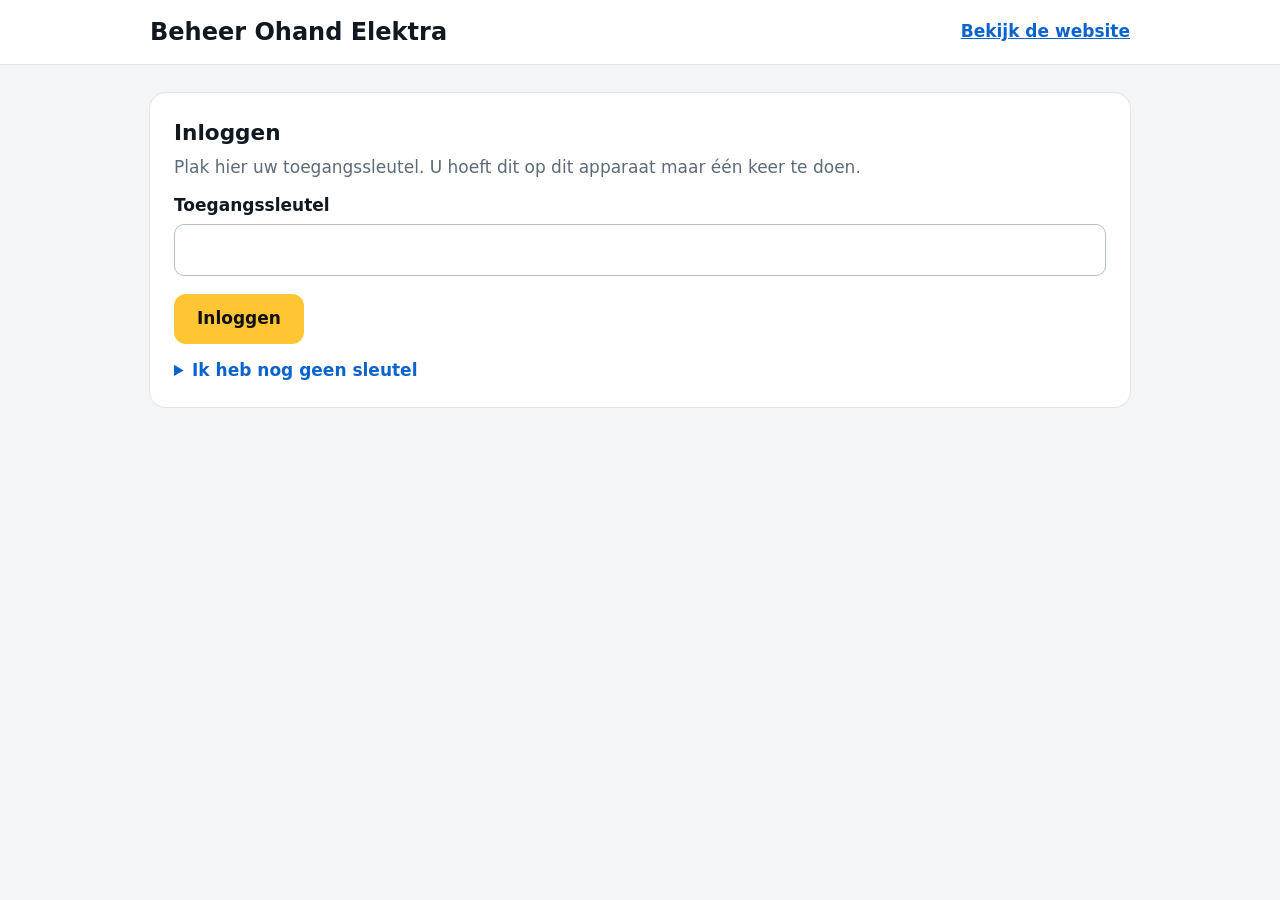
<file: beheer/index.html>
<!doctype html>
<html lang="nl">
<head>
<meta charset="utf-8">
<meta name="viewport" content="width=device-width, initial-scale=1">
<meta name="robots" content="noindex, nofollow">
<title>Beheer | Ohand Elektra</title>
<link rel="icon" href="../icon.svg" type="image/svg+xml">
<style>
  :root { --ink: #111820; --muted: #5d6b78; --line: #dfe5ea; --mist: #f3f5f7; --volt: #ffc533; --blue: #0b63ce; --red: #b3261e; --green: #14805a; }
  * { box-sizing: border-box; }
  body { margin: 0; font: 17px/1.5 system-ui, -apple-system, "Segoe UI", sans-serif; color: #1d2730; background: var(--mist); padding-bottom: 110px; }
  h1 { font-size: 1.5rem; margin: 0; color: var(--ink); }
  h2 { font-size: 1.35rem; margin: 0 0 6px; color: var(--ink); }
  h3 { font-size: 1.05rem; margin: 0 0 4px; color: var(--ink); }
  p { margin: 0 0 12px; }
  .uitleg { color: var(--muted); max-width: 70ch; }
  .wrap { width: min(100% - 32px, 980px); margin-inline: auto; }
  header.top { background: #fff; border-bottom: 1px solid var(--line); position: sticky; top: 0; z-index: 10; }
  header.top .wrap { display: flex; align-items: center; gap: 16px; min-height: 64px; flex-wrap: wrap; padding-block: 8px; }
  header.top a { margin-left: auto; color: var(--blue); font-weight: 600; }
  .tabs { display: flex; gap: 6px; flex-wrap: wrap; margin: 22px 0 18px; }
  .tabs button { font: inherit; font-weight: 650; min-height: 50px; padding: 10px 20px; border-radius: 12px; border: 1.5px solid var(--line); background: #fff; color: var(--ink); cursor: pointer; }
  .tabs button[aria-selected="true"] { background: var(--ink); color: #fff; border-color: var(--ink); }
  .kaart { background: #fff; border-radius: 16px; padding: 24px; box-shadow: 0 0 0 1px var(--line); margin-bottom: 18px; }
  label { display: block; font-weight: 650; color: var(--ink); margin-bottom: 6px; }
  .hint { font-size: .9rem; color: var(--muted); margin: 4px 0 0; font-weight: 400; }
  input[type=text], input[type=email], input[type=password], input[type=search], textarea { width: 100%; font: inherit; color: var(--ink); padding: 12px 14px; min-height: 50px; border: 1.5px solid #b4c0ca; border-radius: 10px; background: #fff; }
  textarea { resize: vertical; min-height: 54px; }
  input:focus, textarea:focus, button:focus-visible, a:focus-visible { outline: 3px solid #7db8ff; outline-offset: 2px; }
  .veld { margin-bottom: 18px; }
  .twee { display: grid; grid-template-columns: 1fr 1fr; gap: 0 18px; }
  @media (max-width: 640px) { .twee { grid-template-columns: 1fr; } }
  .knop { font: inherit; font-weight: 650; min-height: 50px; padding: 10px 22px; border-radius: 12px; border: 1.5px solid transparent; cursor: pointer; display: inline-flex; align-items: center; justify-content: center; gap: 8px; text-decoration: none; }
  .knop--geel { background: var(--volt); color: #111; }
  .knop--donker { background: var(--ink); color: #fff; }
  .knop--rand { background: #fff; color: var(--ink); border-color: #9aa7b3; }
  .knop--rood { background: #fff; color: var(--red); border-color: #e0b4b0; }
  .knop--klein { min-height: 44px; padding: 6px 14px; font-size: .95rem; }
  .knop:disabled { opacity: .5; cursor: default; }
  .rij { display: flex; gap: 8px; flex-wrap: wrap; align-items: center; }
  .project { display: grid; grid-template-columns: 200px 1fr; gap: 20px; }
  .project img.logo { object-fit: contain; padding: 14px; aspect-ratio: 3 / 2; }
  .project img, .plek img { width: 100%; aspect-ratio: 4 / 3; object-fit: cover; border-radius: 10px; background: var(--mist); display: block; }
  @media (max-width: 640px) { .project { grid-template-columns: 1fr; } }
  .label-voorbeeld { display: inline-block; background: #fff6da; color: #4a3a05; font-size: .85rem; font-weight: 650; padding: 3px 10px; border-radius: 999px; margin-bottom: 10px; }
  .drop { border: 2px dashed #9aa7b3; border-radius: 16px; padding: 34px 20px; text-align: center; background: #fff; margin-bottom: 18px; cursor: pointer; display: block; }
  .drop.is-over { border-color: var(--blue); background: #eef5ff; }
  .drop strong { display: block; font-size: 1.15rem; color: var(--ink); }
  .drop input, .verborgen { position: absolute; width: 1px; height: 1px; opacity: 0; overflow: hidden; }
  .plekken { display: grid; grid-template-columns: repeat(auto-fill, minmax(260px, 1fr)); gap: 18px; }
  .plek { background: #fff; border-radius: 16px; padding: 16px; box-shadow: 0 0 0 1px var(--line); }
  .plek h3 { margin: 12px 0 10px; font-size: .98rem; }
  .tekst { padding: 16px 0; border-top: 1px solid var(--line); }
  .tekst:first-child { border-top: 0; }
  .tekst small { display: block; color: var(--muted); margin-bottom: 6px; }
  .tekst.is-gewijzigd textarea { border-color: var(--green); background: #f3fbf7; }
  .paginas { display: flex; gap: 6px; flex-wrap: wrap; margin-bottom: 14px; }
  .paginas button { font: inherit; font-weight: 600; min-height: 44px; padding: 6px 14px; border-radius: 999px; border: 1.5px solid var(--line); background: #fff; cursor: pointer; color: var(--ink); }
  .paginas button.is-on { background: var(--ink); color: #fff; border-color: var(--ink); }
  .balk { position: fixed; left: 0; right: 0; bottom: 0; background: #fff; box-shadow: 0 -1px 0 var(--line), 0 -10px 30px rgba(17, 24, 32, .1); z-index: 20; }
  .balk .wrap { display: flex; align-items: center; gap: 16px; padding-block: 14px; flex-wrap: wrap; }
  .balk p { margin: 0; flex: 1; min-width: 200px; font-weight: 600; }
  .balk .goed { color: var(--green); } .balk .fout { color: var(--red); }
  .melding { background: #fdecea; color: #7a1a14; border-radius: 10px; padding: 12px 16px; margin-bottom: 16px; }
  details { margin-top: 14px; } summary { cursor: pointer; font-weight: 650; color: var(--blue); }
  ol { padding-left: 1.3em; } ol li { margin-bottom: 8px; }
  [hidden] { display: none !important; }
</style>
</head>
<body>

<header class="top">
  <div class="wrap">
    <h1>Beheer Ohand Elektra</h1>
    <a href="../" target="_blank" rel="noopener">Bekijk de website</a>
    <button class="knop knop--rand knop--klein" id="uitloggen" type="button" hidden>Uitloggen</button>
  </div>
</header>

<main class="wrap">

  <!-- Inloggen -->
  <section id="inlog" class="kaart" style="margin-top:28px" hidden>
    <h2>Inloggen</h2>
    <p class="uitleg">Plak hier uw toegangssleutel. U hoeft dit op dit apparaat maar één keer te doen.</p>
    <div class="melding" id="inlog-fout" hidden></div>
    <form id="inlog-form">
      <div class="veld">
        <label for="sleutel">Toegangssleutel</label>
        <input id="sleutel" type="password" autocomplete="off" required>
      </div>
      <button class="knop knop--geel" type="submit">Inloggen</button>
    </form>
    <details>
      <summary>Ik heb nog geen sleutel</summary>
      <p class="uitleg" style="margin-top:10px">De sleutel wordt één keer aangemaakt door de beheerder van het GitHub-account. Daarna werkt hij tot de gekozen einddatum.</p>
      <ol class="uitleg">
        <li>Ga naar <b>github.com</b>, klik rechtsboven op uw foto en kies <b>Settings</b>.</li>
        <li>Kies onderaan links <b>Developer settings</b>, dan <b>Personal access tokens</b>, dan <b>Fine-grained tokens</b>.</li>
        <li>Klik op <b>Generate new token</b>. Geef hem een naam, bijvoorbeeld "Beheer Ohand Elektra", en kies een einddatum.</li>
        <li>Kies bij <b>Repository access</b> voor <b>Only select repositories</b> en selecteer <b>ohand-elektra</b>.</li>
        <li>Zet bij <b>Permissions</b>, <b>Repository permissions</b>, <b>Contents</b> op <b>Read and write</b>.</li>
        <li>Klik op <b>Generate token</b> en kopieer de sleutel. Plak hem hierboven.</li>
      </ol>
      <p class="uitleg">De sleutel wordt alleen in deze browser bewaard. Geef hem aan niemand en stuur hem niet per mail.</p>
    </details>
  </section>

  <!-- Beheer -->
  <div id="app" hidden>
    <div class="tabs" role="tablist">
      <button role="tab" data-tab="projecten" aria-selected="true">Projecten</button>
      <button role="tab" data-tab="gegevens" aria-selected="false">Bedrijfsgegevens</button>
      <button role="tab" data-tab="erkenningen" aria-selected="false">Erkenningen</button>
      <button role="tab" data-tab="fotos" aria-selected="false">Foto's op de site</button>
      <button role="tab" data-tab="teksten" aria-selected="false">Teksten</button>
    </div>

    <section data-paneel="projecten">
      <p class="uitleg">De projecten staan op de homepage in de volgorde van deze lijst. Wijzigingen komen pas online als u onderaan op <b>Opslaan en publiceren</b> klikt.</p>
      <label class="drop" id="drop">
        <strong>Foto's toevoegen</strong>
        Sleep foto's hierheen of klik om ze te kiezen. Elke foto wordt een project.
        <input type="file" id="nieuw" accept="image/*" multiple>
      </label>
      <div id="projecten"></div>
    </section>

    <section data-paneel="gegevens" hidden>
      <p class="uitleg">Deze gegevens staan op elke pagina: in de menubalk, bij contact en onderaan.</p>
      <div class="kaart" id="gegevens"></div>
    </section>

    <section data-paneel="erkenningen" hidden>
      <p class="uitleg">Keurmerken, erkenningen en certificaten. Ze komen op de homepage onder de kop "Erkend en gecertificeerd" en als logo onderaan elke pagina.</p>
      <p class="uitleg"><b>Gebruik alleen een logo dat u van de instantie zelf heeft gekregen</b>, en vermeld de erkenning precies zoals die op uw certificaat staat. Een keurmerk tonen dat u niet heeft, is misleidende reclame.</p>
      <div id="erkenningen"></div>
      <button class="knop knop--donker" type="button" id="erkenning-nieuw">Erkenning toevoegen</button>
    </section>

    <section data-paneel="fotos" hidden>
      <p class="uitleg">De vaste foto's van de website. Kies bij voorkeur liggende foto's; de site snijdt ze zelf bij.</p>
      <div class="plekken" id="plekken"></div>
    </section>

    <section data-paneel="teksten" hidden>
      <p class="uitleg">Kies een pagina en pas de tekst aan in het vak. Een aangepaste tekst krijgt een groene rand. Maakt u een vak leeg, dan komt de oorspronkelijke tekst terug.</p>
      <div class="paginas" id="paginas"></div>
      <div class="veld"><label for="zoek">Zoek een tekst</label><input id="zoek" type="search" placeholder="Typ een woord dat in de tekst staat"></div>
      <div class="kaart" id="teksten"></div>
    </section>
  </div>
</main>

<div class="balk" id="balk" hidden>
  <div class="wrap">
    <p id="status">Er zijn geen wijzigingen.</p>
    <button class="knop knop--geel" id="opslaan" type="button" disabled>Opslaan en publiceren</button>
  </div>
</div>

<script src="beheer.js"></script>
</body>
</html>
</file>
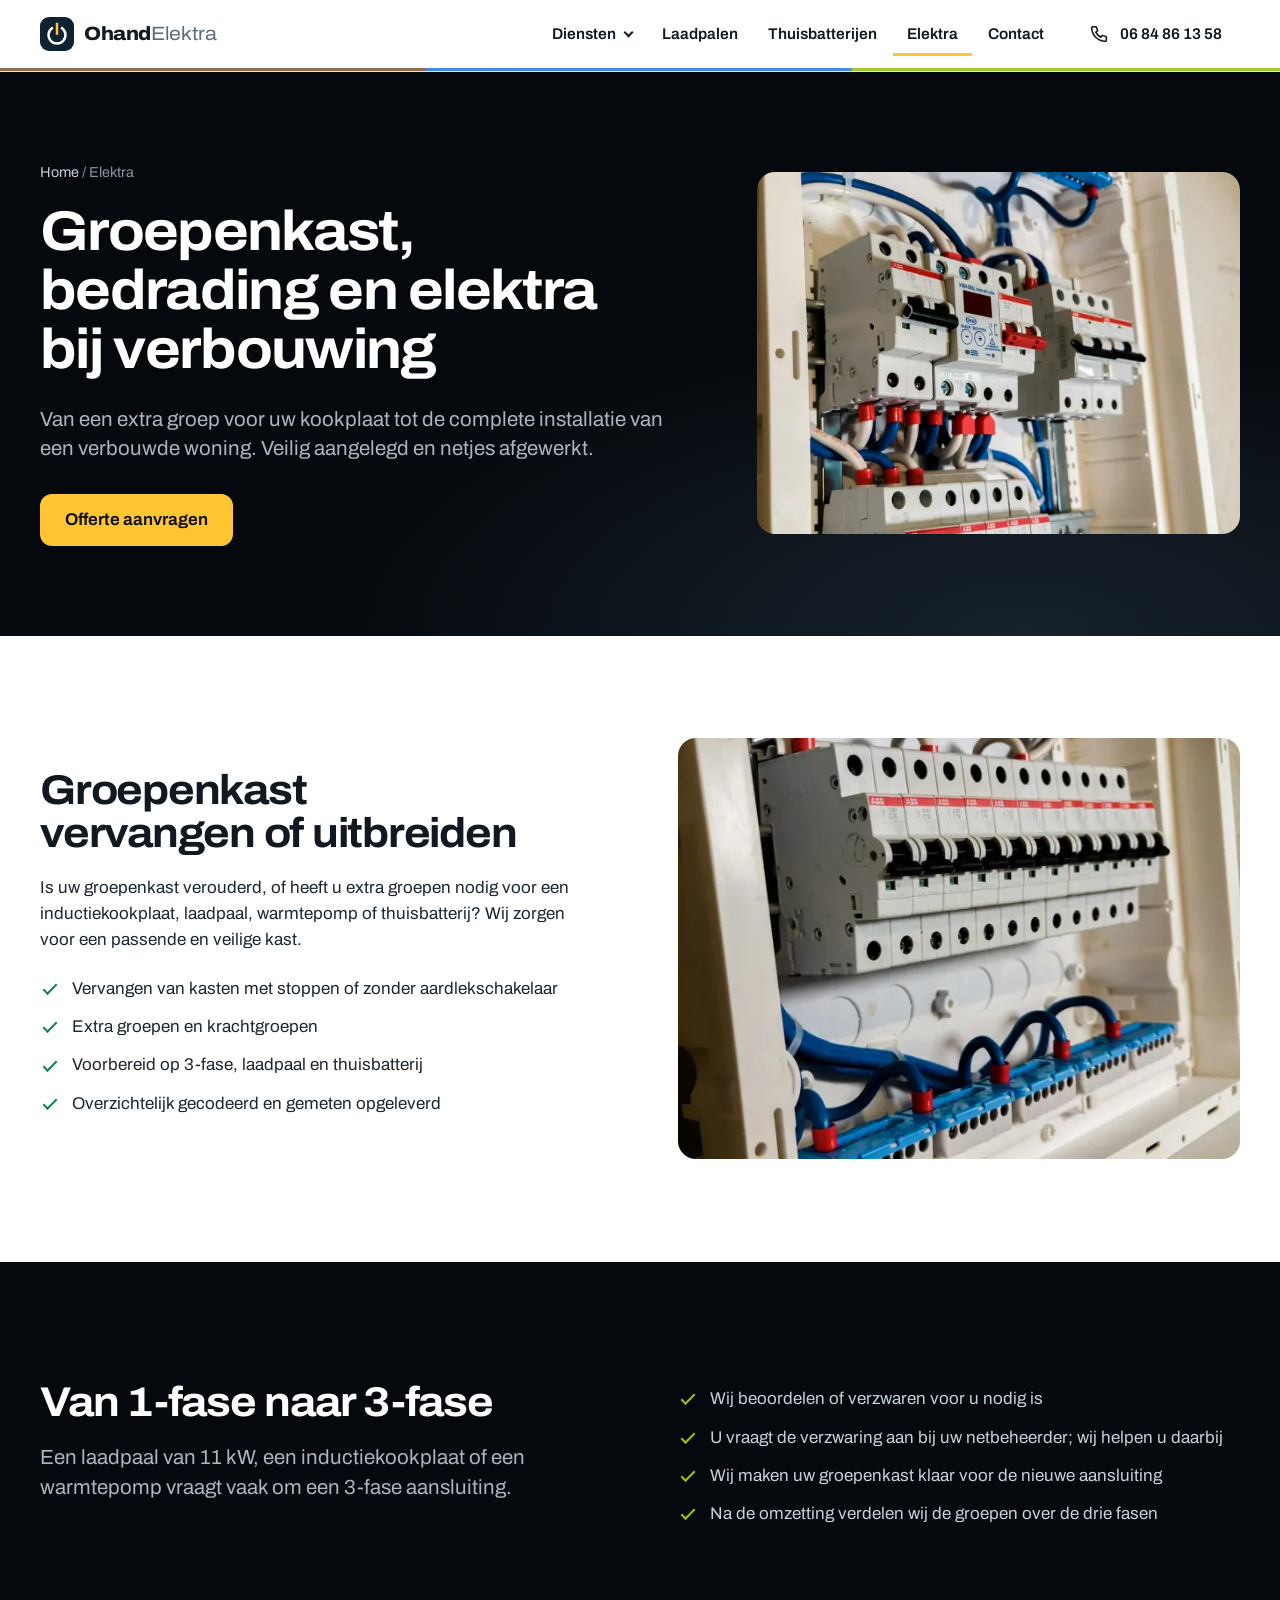
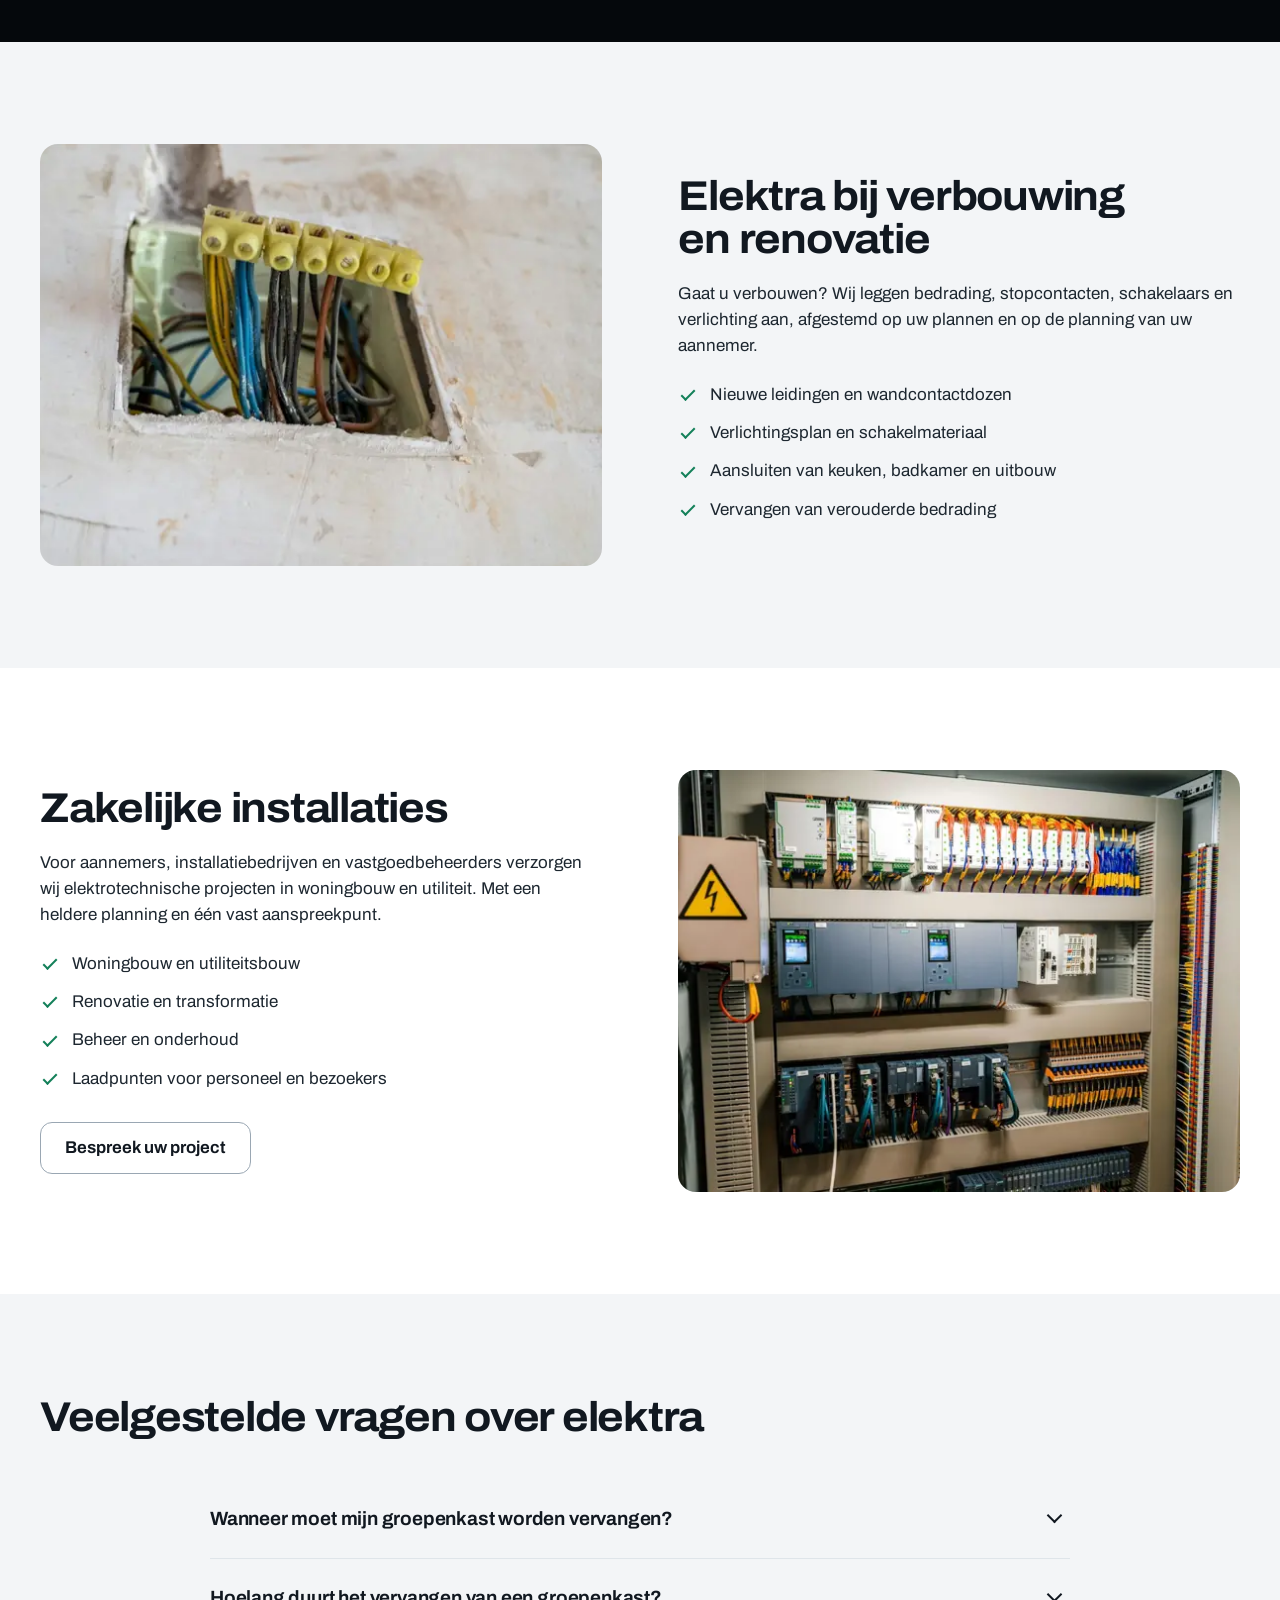
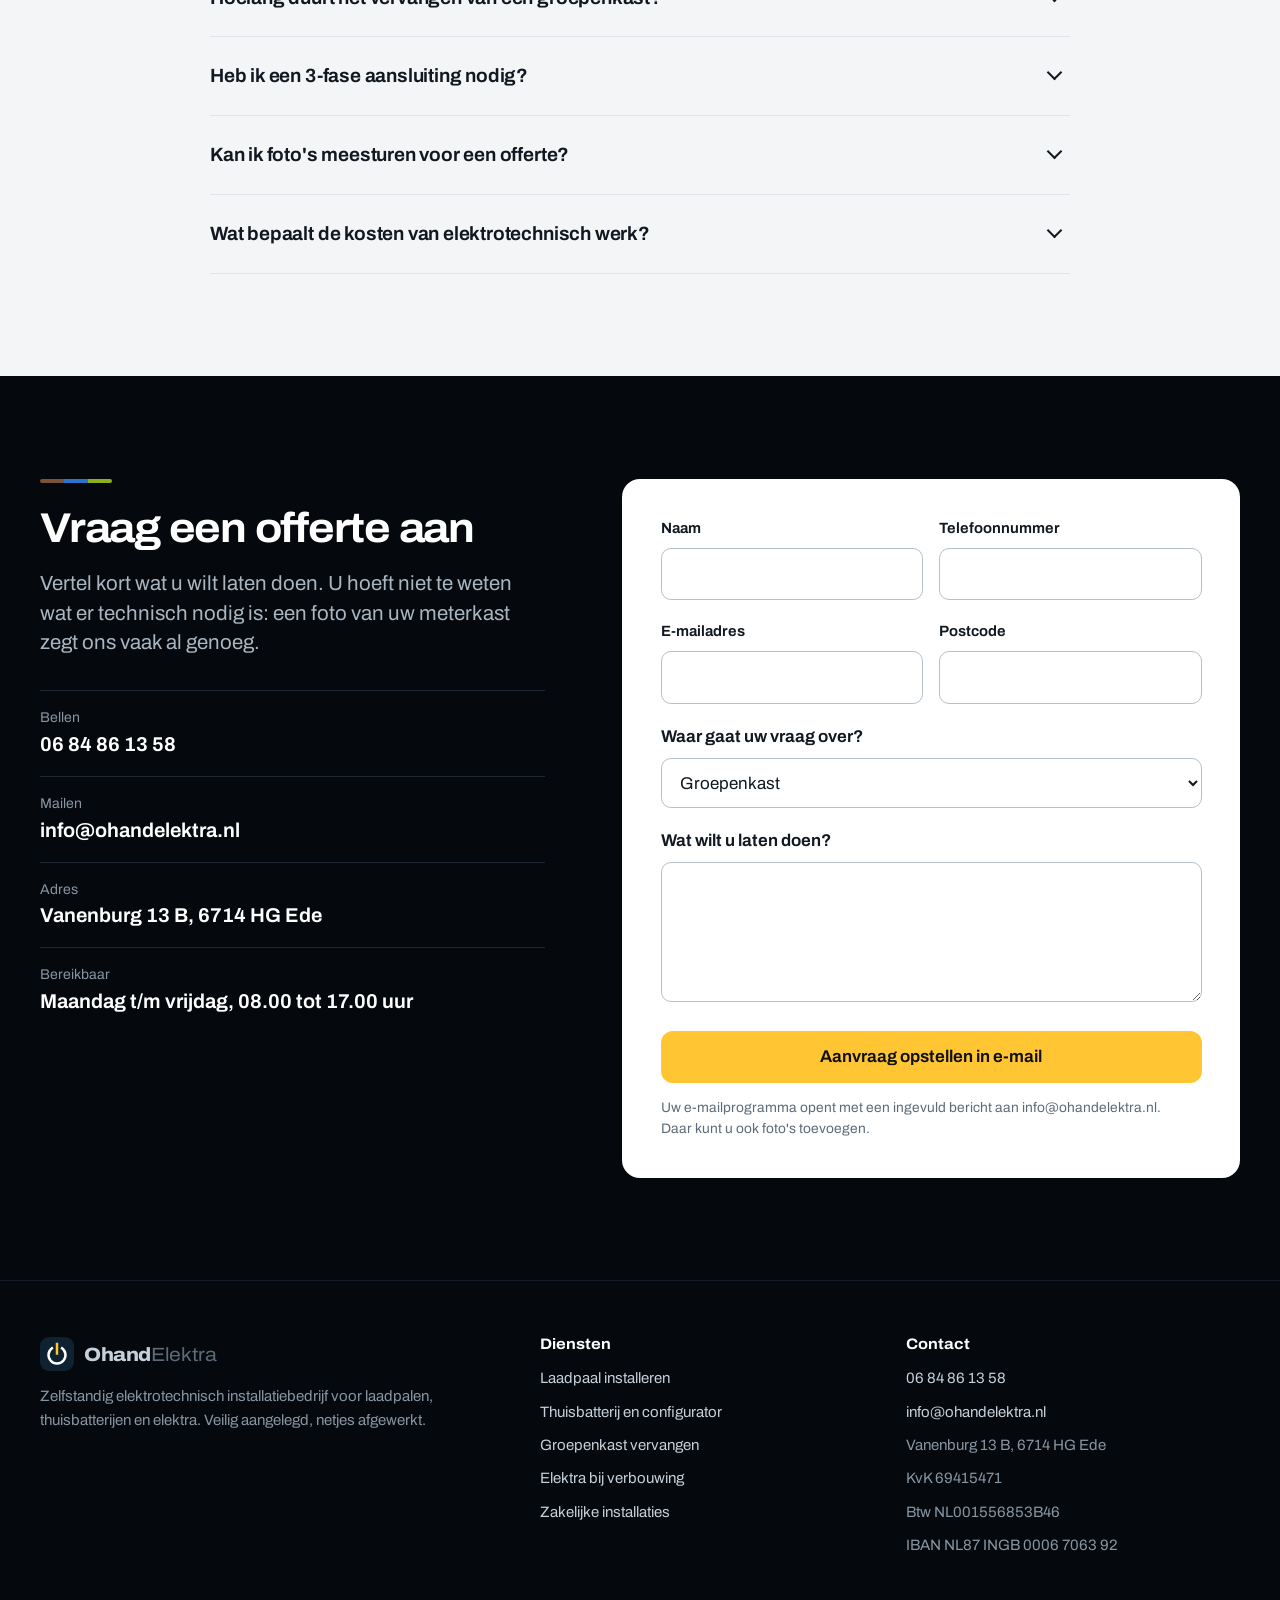
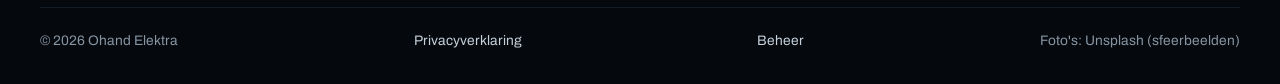
<file: elektra/index.html>
<!doctype html>
<html lang="nl">
<head>
<meta charset="utf-8">
<script>document.documentElement.className="js"</script>
<meta name="viewport" content="width=device-width, initial-scale=1">
<title>Groepenkast vervangen en elektra bij verbouwing | Ohand Elektra</title>
<meta name="description" content="Groepenkast vervangen of uitbreiden, bedrading en stopcontacten bij verbouwing en zakelijke installaties. Veilig aangelegd, netjes afgewerkt.">
<link rel="canonical" href="https://westsaid83.github.io/ohand-elektra/elektra/">
<meta name="theme-color" content="#0f2231">
<meta property="og:type" content="website">
<meta property="og:locale" content="nl_NL">
<meta property="og:site_name" content="Ohand Elektra">
<meta property="og:title" content="Groepenkast vervangen en elektra bij verbouwing | Ohand Elektra">
<meta property="og:description" content="Groepenkast vervangen of uitbreiden, bedrading en stopcontacten bij verbouwing en zakelijke installaties. Veilig aangelegd, netjes afgewerkt.">
<meta property="og:url" content="https://westsaid83.github.io/ohand-elektra/elektra/">
<meta property="og:image" content="https://westsaid83.github.io/ohand-elektra/images/og.jpg">
<meta name="twitter:card" content="summary_large_image">
<link rel="icon" href="../icon.svg" type="image/svg+xml">
<link rel="preload" href="../assets/fonts/archivo.woff2" as="font" type="font/woff2" crossorigin>
<link rel="stylesheet" href="../assets/site.css">
<script type="application/ld+json">{"@context": "https://schema.org", "@graph": [{"@type": "Electrician", "@id": "https://westsaid83.github.io/ohand-elektra/#bedrijf", "name": "Ohand Elektra", "url": "https://westsaid83.github.io/ohand-elektra/", "email": "info@ohandelektra.nl", "image": "https://westsaid83.github.io/ohand-elektra/images/og.jpg", "description": "Elektrotechnisch installatiebedrijf voor laadpalen, thuisbatterijen, groepenkasten en elektra in woning en bedrijf.", "knowsAbout": ["Laadpaal installeren", "Thuisbatterij", "Groepenkast vervangen", "Elektrische installatie"], "openingHours": "Mo-Fr 08:00-17:00", "telephone": "+31684861358", "address": {"@type": "PostalAddress", "streetAddress": "Vanenburg 13 B", "postalCode": "6714 HG", "addressLocality": "Ede", "addressCountry": "NL"}, "vatID": "NL001556853B46"}, {"@type": "WebSite", "@id": "https://westsaid83.github.io/ohand-elektra/#site", "url": "https://westsaid83.github.io/ohand-elektra/", "name": "Ohand Elektra", "inLanguage": "nl-NL"}, {"@type": "BreadcrumbList", "itemListElement": [{"@type": "ListItem", "position": 1, "name": "Home", "item": "https://westsaid83.github.io/ohand-elektra/"}, {"@type": "ListItem", "position": 2, "name": "Elektra", "item": "https://westsaid83.github.io/ohand-elektra/elektra/"}]}, {"@type": "FAQPage", "mainEntity": [{"@type": "Question", "name": "Wanneer moet mijn groepenkast worden vervangen?", "acceptedAnswer": {"@type": "Answer", "text": "Een groepenkast heeft geen vaste houdbaarheidsdatum. Vervangen is verstandig als de kast nog met stoppen werkt, als er geen aardlekschakelaar in zit, als groepen regelmatig uitvallen of als u extra groepen nodig heeft voor een inductiekookplaat, laadpaal of warmtepomp."}}, {"@type": "Question", "name": "Hoelang duurt het vervangen van een groepenkast?", "acceptedAnswer": {"@type": "Answer", "text": "Een groepenkast in een woning vervangen wij meestal binnen één werkdag. In die tijd is de stroom tijdelijk uitgeschakeld. Vooraf hoort u hoelang dat ongeveer duurt."}}, {"@type": "Question", "name": "Heb ik een 3-fase aansluiting nodig?", "acceptedAnswer": {"@type": "Answer", "text": "Voor een inductiekookplaat, laadpaal van 11 kW of warmtepomp is een 3-fase aansluiting vaak nodig of verstandig. De verzwaring zelf vraagt u aan bij uw netbeheerder. Wij maken uw groepenkast erop klaar en adviseren u bij de aanvraag."}}, {"@type": "Question", "name": "Kan ik foto's meesturen voor een offerte?", "acceptedAnswer": {"@type": "Answer", "text": "Ja, graag zelfs. Een foto van uw meterkast en van de plek waar het werk moet gebeuren geeft ons snel een goed beeld. Soms is daarnaast een bezoek nodig om een nauwkeurige offerte te maken."}}, {"@type": "Question", "name": "Wat bepaalt de kosten van elektrotechnisch werk?", "acceptedAnswer": {"@type": "Answer", "text": "De omvang van het werk, de staat van uw bestaande installatie, de gekozen materialen en hoe goed leidingen bereikbaar zijn. U ontvangt vooraf een duidelijke offerte, zodat u weet waar u aan toe bent."}}]}]}</script>
</head>
<body>
<a class="skip" href="#inhoud">Naar de inhoud</a>
<header class="site-header">
  <div class="wrap">
    <a class="brand" href="../" aria-label="Ohand Elektra, naar de homepage"><svg viewBox="0 0 36 36" aria-hidden="true"><rect width="36" height="36" fill="#0f2231"/><path d="M12.6 11.9a9 9 0 1 0 10.8 0" fill="none" stroke="#fff" stroke-width="2.6" stroke-linecap="square"/><path d="M18 7.5v10" stroke="#ffc533" stroke-width="2.6" stroke-linecap="square"/></svg><span>Ohand<span>Elektra</span></span></a>
    <button class="menu-btn" type="button" aria-expanded="false" aria-controls="nav">Menu</button>
    <nav class="nav" id="nav" aria-label="Hoofdmenu">
      <div class="drop">
        <button class="drop-btn" type="button" aria-expanded="false" aria-controls="drop-diensten">Diensten</button>
        <div class="drop-menu" id="drop-diensten"><a href="../laadpaal-installeren/"><svg class="ic" viewBox="0 0 24 24" fill="none" stroke="currentColor" stroke-width="1.7" stroke-linecap="round" stroke-linejoin="round" aria-hidden="true"><rect x="6" y="3" width="9" height="13" rx="2"/><path d="M9 7.5h3M10.5 16v5M7 21h7M15 9h2a2 2 0 0 1 2 2v4"/></svg><span>Laadpaal thuis</span></a><a href="../laadpaal-installeren/#bedrijf"><svg class="ic" viewBox="0 0 24 24" fill="none" stroke="currentColor" stroke-width="1.7" stroke-linecap="round" stroke-linejoin="round" aria-hidden="true"><path d="M4 21V5a1 1 0 0 1 1-1h8a1 1 0 0 1 1 1v16M14 10h5a1 1 0 0 1 1 1v10M3 21h18M8 8h2M8 12h2M8 16h2"/></svg><span>Laadpaal voor bedrijf en VvE</span></a><a href="../laadpaal-installeren/#zonnestroom"><svg class="ic" viewBox="0 0 24 24" fill="none" stroke="currentColor" stroke-width="1.7" stroke-linecap="round" stroke-linejoin="round" aria-hidden="true"><circle cx="12" cy="12" r="4"/><path d="M12 2v2.5M12 19.5V22M2 12h2.5M19.5 12H22M4.9 4.9l1.8 1.8M17.3 17.3l1.8 1.8M4.9 19.1l1.8-1.8M17.3 6.7l1.8-1.8"/></svg><span>Laden op zonnestroom</span></a><a href="../laadpaal-installeren/#load-balancing"><svg class="ic" viewBox="0 0 24 24" fill="none" stroke="currentColor" stroke-width="1.7" stroke-linecap="round" stroke-linejoin="round" aria-hidden="true"><path d="M12 4v16M5 20h14M4 8h16M4 8l-2 6a3 3 0 0 0 6 0zM20 8l-2 6a3 3 0 0 0 6 0z" transform="scale(.9) translate(1.3 1.3)"/></svg><span>Load balancing</span></a><a href="../thuisbatterij/"><svg class="ic" viewBox="0 0 24 24" fill="none" stroke="currentColor" stroke-width="1.7" stroke-linecap="round" stroke-linejoin="round" aria-hidden="true"><rect x="3" y="7" width="16" height="10" rx="2"/><path d="M21 10.5v3M7 10.5v3M10.5 10.5v3"/></svg><span>Thuisbatterij plaatsen</span></a><a href="../thuisbatterij/#plug-en-play"><svg class="ic" viewBox="0 0 24 24" fill="none" stroke="currentColor" stroke-width="1.7" stroke-linecap="round" stroke-linejoin="round" aria-hidden="true"><path d="M9 3v5M15 3v5M6 8h12v3a6 6 0 0 1-12 0zM12 17v4"/></svg><span>Plug & play batterij</span></a><a href="../thuisbatterij/#configurator"><svg class="ic" viewBox="0 0 24 24" fill="none" stroke="currentColor" stroke-width="1.7" stroke-linecap="round" stroke-linejoin="round" aria-hidden="true"><rect x="5" y="3" width="14" height="18" rx="2"/><path d="M8.5 7.5h7M8.5 12h1M12 12h1M15.5 12h0M8.5 16h1M12 16h1M15.5 16h0"/></svg><span>Thuisbatterij berekenen</span></a><a href="../elektra/#groepenkast"><svg class="ic" viewBox="0 0 24 24" fill="none" stroke="currentColor" stroke-width="1.7" stroke-linecap="round" stroke-linejoin="round" aria-hidden="true"><rect x="4" y="3" width="16" height="18" rx="2"/><path d="M8 7v4M12 7v4M16 7v4M8 15h8"/></svg><span>Groepenkast vervangen</span></a><a href="../elektra/#drie-fase"><svg class="ic" viewBox="0 0 24 24" fill="none" stroke="currentColor" stroke-width="1.7" stroke-linecap="round" stroke-linejoin="round" aria-hidden="true"><path d="M13 2L5 13.5h6L10 22l8-11.5h-6z"/></svg><span>Van 1-fase naar 3-fase</span></a><a href="../elektra/#verbouwing"><svg class="ic" viewBox="0 0 24 24" fill="none" stroke="currentColor" stroke-width="1.7" stroke-linecap="round" stroke-linejoin="round" aria-hidden="true"><path d="M14 6l4 4M3 21l9.5-9.5M12.5 4.5l7 7-2.5 2.5-7-7z"/></svg><span>Elektra bij verbouwing</span></a><a href="../elektra/#zakelijk"><svg class="ic" viewBox="0 0 24 24" fill="none" stroke="currentColor" stroke-width="1.7" stroke-linecap="round" stroke-linejoin="round" aria-hidden="true"><path d="M5 20l3-13h8l3 13M7 12h10M4 20h16"/></svg><span>Zakelijke installaties</span></a></div>
      </div>
      <a href="../laadpaal-installeren/">Laadpalen</a><a href="../thuisbatterij/">Thuisbatterijen</a><a href="../elektra/" aria-current="page">Elektra</a>
      <a href="#contact">Contact</a>
      <a class="btn btn--call" href="tel:+31684861358"><svg class="ic" viewBox="0 0 24 24" fill="none" stroke="currentColor" stroke-width="1.7" stroke-linecap="round" stroke-linejoin="round" aria-hidden="true"><path d="M5 4h4l1.5 4.5-2 1.5a12 12 0 0 0 5.5 5.5l1.5-2L20 15v4a1 1 0 0 1-1 1A15 15 0 0 1 4 5a1 1 0 0 1 1-1z"/></svg><span>06 84 86 13 58</span></a>
    </nav>
  </div>
  <span class="wires" aria-hidden="true"></span>
</header>
<main id="inhoud">

<section class="page-hero">
  <div class="wrap page-hero-grid">
    <div>
      <p class="crumbs"><a href="../">Home</a> / Elektra</p>
      <h1>Groepenkast, bedrading en elektra bij verbouwing</h1>
      <p class="lead">Van een extra groep voor uw kookplaat tot de complete installatie van een verbouwde woning. Veilig aangelegd en netjes afgewerkt.</p>
      <div class="btn-row">
        <a class="btn btn--primary" href="#contact">Offerte aanvragen</a>
      </div>
    </div>
    <img src="../images/groepenkast-detail-1200.webp" srcset="../images/groepenkast-detail-640.webp 640w, ../images/groepenkast-detail-1200.webp 1200w" sizes="(max-width: 860px) 100vw, 50vw" width="1200" height="900" alt="Groepenkast met aardlekschakelaars" fetchpriority="high">
  </div>
</section>

<section class="section" id="groepenkast">
  <div class="wrap split reveal">
    <div>
      <h2>Groepenkast vervangen of uitbreiden</h2>
      <p>Is uw groepenkast verouderd, of heeft u extra groepen nodig voor een inductiekookplaat, laadpaal, warmtepomp of thuisbatterij? Wij zorgen voor een passende en veilige kast.</p>
      <ul class="ticks">
        <li>Vervangen van kasten met stoppen of zonder aardlekschakelaar</li>
        <li>Extra groepen en krachtgroepen</li>
        <li>Voorbereid op 3-fase, laadpaal en thuisbatterij</li>
        <li>Overzichtelijk gecodeerd en gemeten opgeleverd</li>
      </ul>
    </div>
    <img src="../images/groepenkast-1200.webp" srcset="../images/groepenkast-640.webp 640w, ../images/groepenkast-1200.webp 1200w" sizes="(max-width: 860px) 100vw, 50vw" width="1200" height="900" alt="Nieuwe groepenkast met automaten" loading="lazy" decoding="async">
  </div>
</section>

<section class="section section--ink" id="drie-fase">
  <div class="wrap split reveal reveal">
    <div>
      <h2>Van 1-fase naar 3-fase</h2>
      <p class="lead">Een laadpaal van 11 kW, een inductiekookplaat of een warmtepomp vraagt vaak om een 3-fase aansluiting.</p>
    </div>
    <div>
      <ul class="ticks">
        <li>Wij beoordelen of verzwaren voor u nodig is</li>
        <li>U vraagt de verzwaring aan bij uw netbeheerder; wij helpen u daarbij</li>
        <li>Wij maken uw groepenkast klaar voor de nieuwe aansluiting</li>
        <li>Na de omzetting verdelen wij de groepen over de drie fasen</li>
      </ul>
    </div>
  </div>
</section>

<section class="section section--mist" id="verbouwing">
  <div class="wrap split reveal split--flip">
    <div>
      <h2>Elektra bij verbouwing en renovatie</h2>
      <p>Gaat u verbouwen? Wij leggen bedrading, stopcontacten, schakelaars en verlichting aan, afgestemd op uw plannen en op de planning van uw aannemer.</p>
      <ul class="ticks">
        <li>Nieuwe leidingen en wandcontactdozen</li>
        <li>Verlichtingsplan en schakelmateriaal</li>
        <li>Aansluiten van keuken, badkamer en uitbouw</li>
        <li>Vervangen van verouderde bedrading</li>
      </ul>
    </div>
    <img src="../images/bedrading-verbouwing-1200.webp" srcset="../images/bedrading-verbouwing-640.webp 640w, ../images/bedrading-verbouwing-1200.webp 1200w" sizes="(max-width: 860px) 100vw, 50vw" width="1200" height="900" alt="Bedrading in een inbouwdoos tijdens een verbouwing" loading="lazy" decoding="async">
  </div>
</section>

<section class="section" id="zakelijk">
  <div class="wrap split reveal">
    <div>
      <h2>Zakelijke installaties</h2>
      <p>Voor aannemers, installatiebedrijven en vastgoedbeheerders verzorgen wij elektrotechnische projecten in woningbouw en utiliteit. Met een heldere planning en één vast aanspreekpunt.</p>
      <ul class="ticks">
        <li>Woningbouw en utiliteitsbouw</li>
        <li>Renovatie en transformatie</li>
        <li>Beheer en onderhoud</li>
        <li>Laadpunten voor personeel en bezoekers</li>
      </ul>
      <div class="btn-row"><a class="btn btn--ghost" href="#contact">Bespreek uw project</a></div>
    </div>
    <img src="../images/zakelijk-schakelkast-1200.webp" srcset="../images/zakelijk-schakelkast-640.webp 640w, ../images/zakelijk-schakelkast-1200.webp 1200w" sizes="(max-width: 860px) 100vw, 50vw" width="1200" height="800" alt="Schakelkast in een bedrijfspand" loading="lazy" decoding="async">
  </div>
</section>

<section class="section section--mist">
  <div class="wrap">
    <h2 class="reveal">Veelgestelde vragen over elektra</h2>
    <div class="faq reveal"><details><summary>Wanneer moet mijn groepenkast worden vervangen?</summary><p>Een groepenkast heeft geen vaste houdbaarheidsdatum. Vervangen is verstandig als de kast nog met stoppen werkt, als er geen aardlekschakelaar in zit, als groepen regelmatig uitvallen of als u extra groepen nodig heeft voor een inductiekookplaat, laadpaal of warmtepomp.</p></details><details><summary>Hoelang duurt het vervangen van een groepenkast?</summary><p>Een groepenkast in een woning vervangen wij meestal binnen één werkdag. In die tijd is de stroom tijdelijk uitgeschakeld. Vooraf hoort u hoelang dat ongeveer duurt.</p></details><details><summary>Heb ik een 3-fase aansluiting nodig?</summary><p>Voor een inductiekookplaat, laadpaal van 11 kW of warmtepomp is een 3-fase aansluiting vaak nodig of verstandig. De verzwaring zelf vraagt u aan bij uw netbeheerder. Wij maken uw groepenkast erop klaar en adviseren u bij de aanvraag.</p></details><details><summary>Kan ik foto's meesturen voor een offerte?</summary><p>Ja, graag zelfs. Een foto van uw meterkast en van de plek waar het werk moet gebeuren geeft ons snel een goed beeld. Soms is daarnaast een bezoek nodig om een nauwkeurige offerte te maken.</p></details><details><summary>Wat bepaalt de kosten van elektrotechnisch werk?</summary><p>De omvang van het werk, de staat van uw bestaande installatie, de gekozen materialen en hoe goed leidingen bereikbaar zijn. U ontvangt vooraf een duidelijke offerte, zodat u weet waar u aan toe bent.</p></details></div>
  </div>
</section>


<section class="section section--ink" id="contact">
  <div class="wrap contact">
    <div>
      <span class="wires wires--short"></span>
      <h2>Vraag een offerte aan</h2>
      <p class="lead">Vertel kort wat u wilt laten doen. U hoeft niet te weten wat er technisch nodig is: een foto van uw meterkast zegt ons vaak al genoeg.</p>
      <ul class="contact-list">
        <li><span>Bellen</span><a href="tel:+31684861358">06 84 86 13 58</a></li>
        <li><span>Mailen</span><a href="mailto:info@ohandelektra.nl">info@ohandelektra.nl</a></li>
        <li><span>Adres</span><b>Vanenburg 13 B, 6714 HG Ede</b></li>
        <li><span>Bereikbaar</span><b>Maandag t/m vrijdag, 08.00 tot 17.00 uur</b></li>
      </ul>
    </div>
    <form class="contact-form" id="contact-form" data-to="info@ohandelektra.nl" novalidate>
      <div class="two-col">
        <div class="field"><label for="c-naam">Naam</label><input id="c-naam" name="naam" type="text" autocomplete="name" required></div>
        <div class="field"><label for="c-telefoon">Telefoonnummer</label><input id="c-telefoon" name="telefoon" type="tel" autocomplete="tel"></div>
      </div>
      <div class="two-col">
        <div class="field"><label for="c-email">E-mailadres</label><input id="c-email" name="email" type="email" autocomplete="email" required></div>
        <div class="field"><label for="c-postcode">Postcode</label><input id="c-postcode" name="postcode" type="text" autocomplete="postal-code"></div>
      </div>
      <div class="field"><label for="c-onderwerp">Waar gaat uw vraag over?</label><select id="c-onderwerp" name="onderwerp"><option>Laadpaal</option><option>Thuisbatterij</option><option selected>Groepenkast</option><option>Elektra bij verbouwing</option><option>Zakelijk project</option><option>Iets anders</option></select></div>
      <div class="field"><label for="c-bericht">Wat wilt u laten doen?</label><textarea id="c-bericht" name="bericht" required></textarea></div>
      <button class="btn btn--primary" type="submit">Aanvraag opstellen in e-mail</button>
      <p class="fine" id="c-status" role="status">Uw e-mailprogramma opent met een ingevuld bericht aan info@ohandelektra.nl. Daar kunt u ook foto's toevoegen.</p>
    </form>
  </div>
</section>
</main>
<div class="callbar">
  <a class="btn btn--call" href="tel:+31684861358"><svg class="ic" viewBox="0 0 24 24" fill="none" stroke="currentColor" stroke-width="1.7" stroke-linecap="round" stroke-linejoin="round" aria-hidden="true"><path d="M5 4h4l1.5 4.5-2 1.5a12 12 0 0 0 5.5 5.5l1.5-2L20 15v4a1 1 0 0 1-1 1A15 15 0 0 1 4 5a1 1 0 0 1 1-1z"/></svg><span>Bel direct</span></a>
  <a class="btn btn--primary" href="#contact">Offerte aanvragen</a>
</div>
<footer class="site-footer">
  <div class="wrap">
    <div class="foot-grid">
      <div>
        <a class="brand" href="../"><svg viewBox="0 0 36 36" aria-hidden="true"><rect width="36" height="36" fill="#0f2231"/><path d="M12.6 11.9a9 9 0 1 0 10.8 0" fill="none" stroke="#fff" stroke-width="2.6" stroke-linecap="square"/><path d="M18 7.5v10" stroke="#ffc533" stroke-width="2.6" stroke-linecap="square"/></svg><span>Ohand<span>Elektra</span></span></a>
        <p>Zelfstandig elektrotechnisch installatiebedrijf voor laadpalen, thuisbatterijen en elektra. Veilig aangelegd, netjes afgewerkt.</p>
        
      </div>
      <div>
        <h2>Diensten</h2>
        <ul>
          <li><a href="../laadpaal-installeren/">Laadpaal installeren</a></li>
          <li><a href="../thuisbatterij/">Thuisbatterij en configurator</a></li>
          <li><a href="../elektra/#groepenkast">Groepenkast vervangen</a></li>
          <li><a href="../elektra/#verbouwing">Elektra bij verbouwing</a></li>
          <li><a href="../elektra/#zakelijk">Zakelijke installaties</a></li>
        </ul>
      </div>
      <div>
        <h2>Contact</h2>
        <ul>
          <li><a href="tel:+31684861358">06 84 86 13 58</a></li>
          <li><a href="mailto:info@ohandelektra.nl">info@ohandelektra.nl</a></li>
          <li>Vanenburg 13 B, 6714 HG Ede</li>
          <li>KvK 69415471</li>
          <li>Btw NL001556853B46</li>
          <li>IBAN NL87 INGB 0006 7063 92</li>
        </ul>
      </div>
    </div>
    <div class="foot-base">
      <span>© 2026 Ohand Elektra</span>
      <span><a href="../privacyverklaring/">Privacyverklaring</a></span>
      <span><a href="../beheer/" rel="nofollow">Beheer</a></span>
      <span>Foto's: Unsplash (sfeerbeelden)</span>
    </div>
  </div>
</footer>
<script src="../assets/site.js" defer></script>
</body>
</html>
</file>
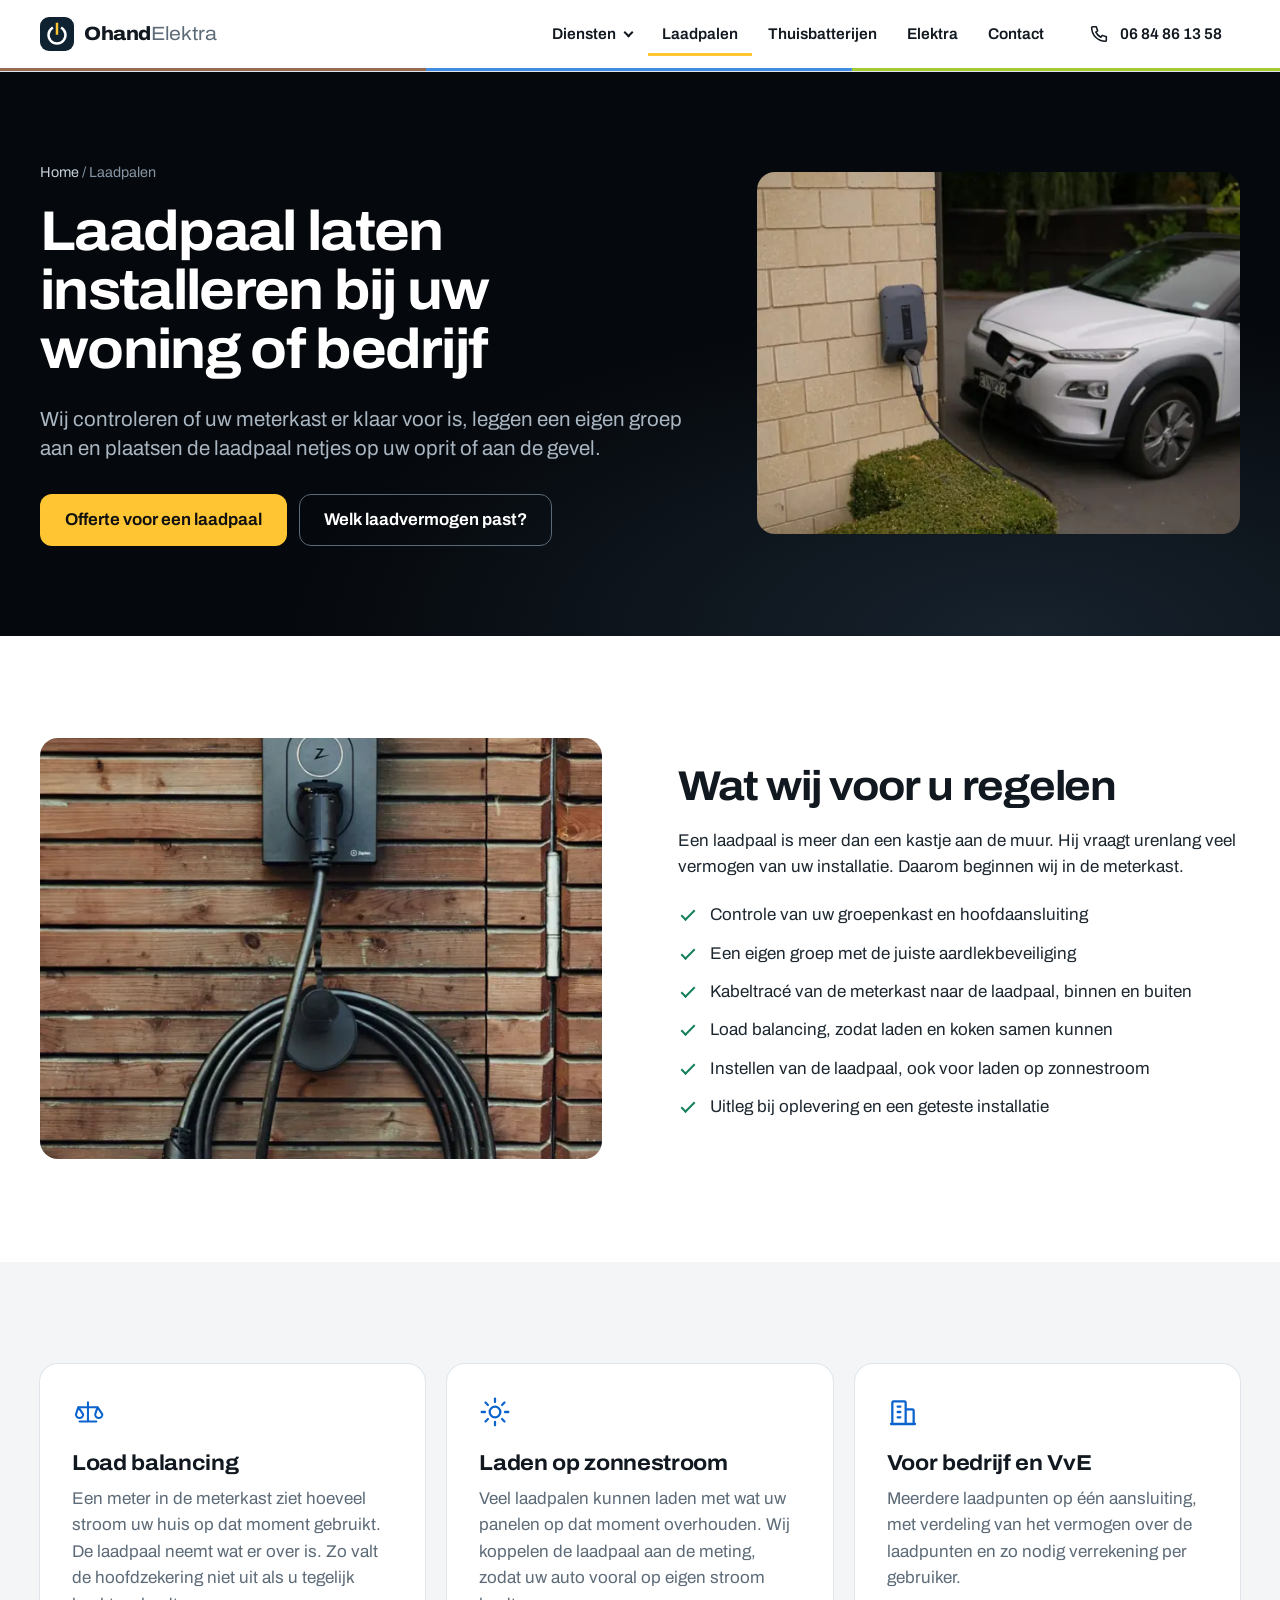
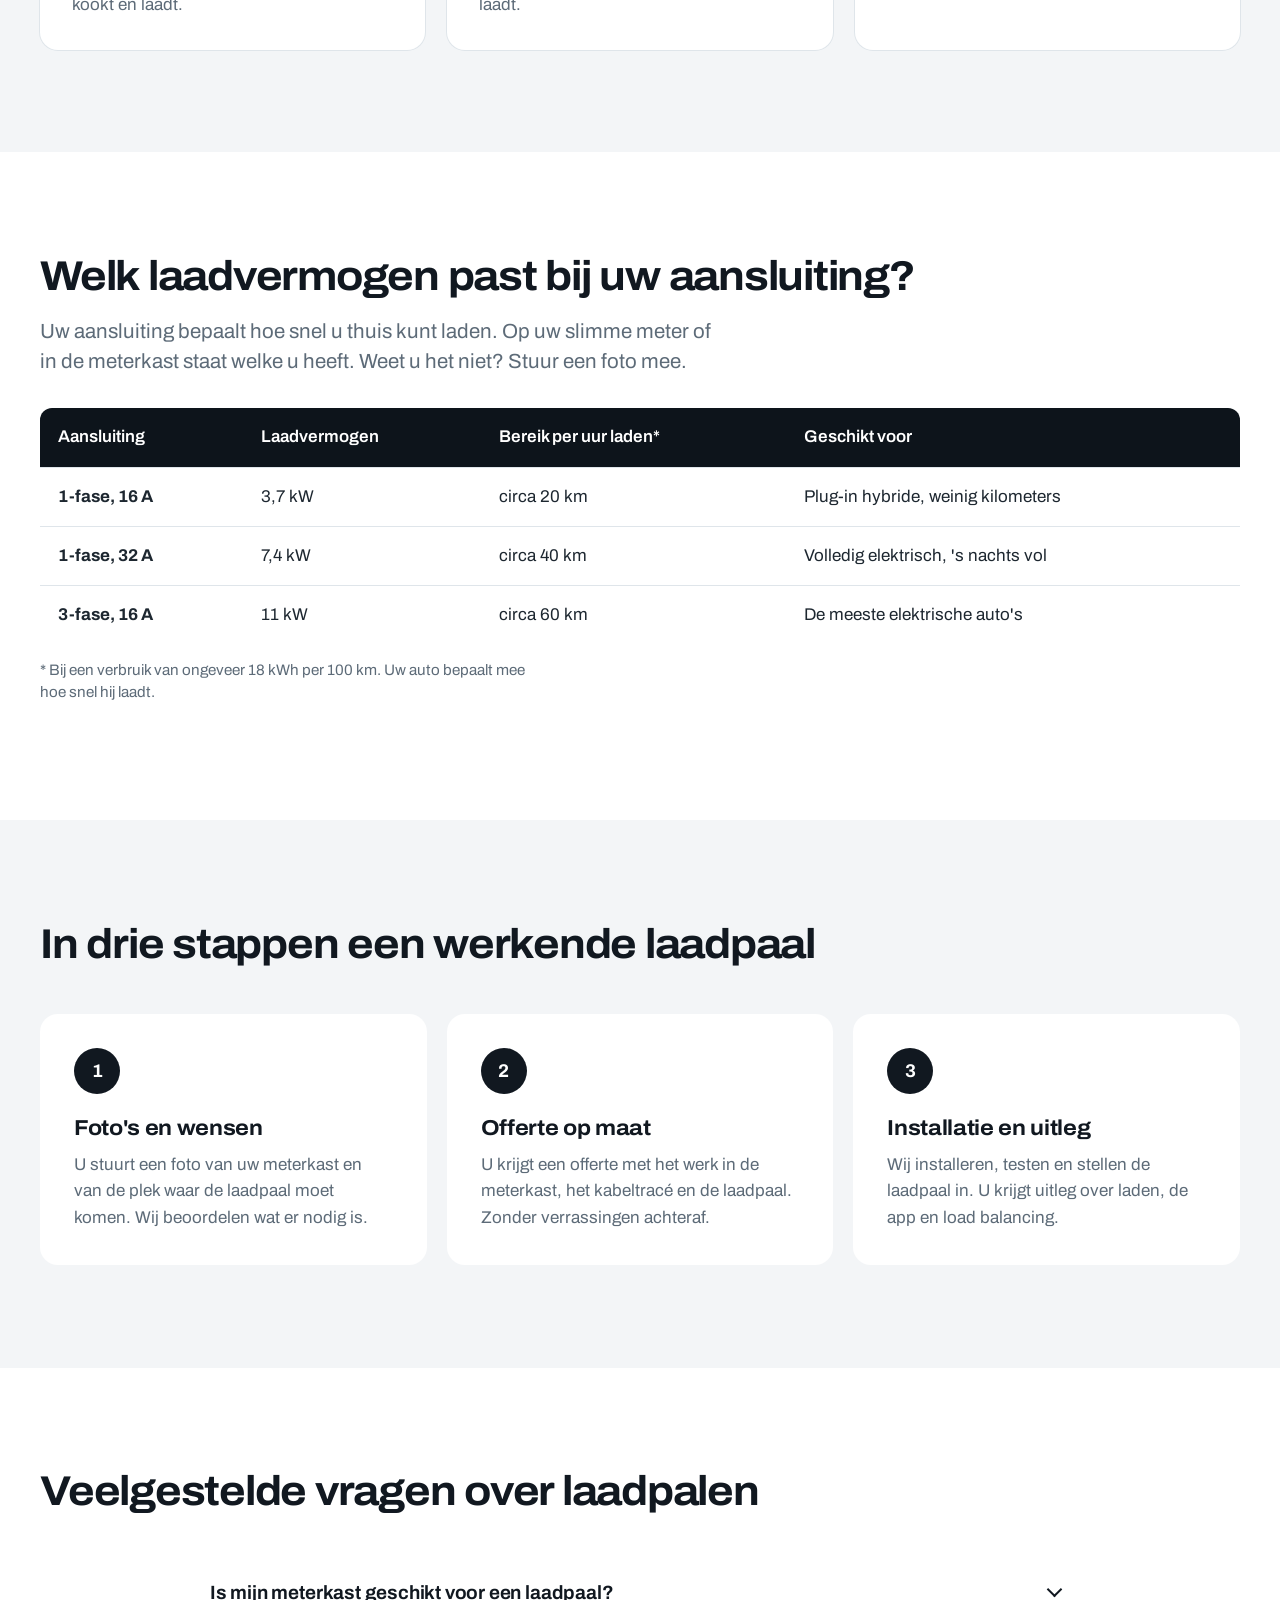
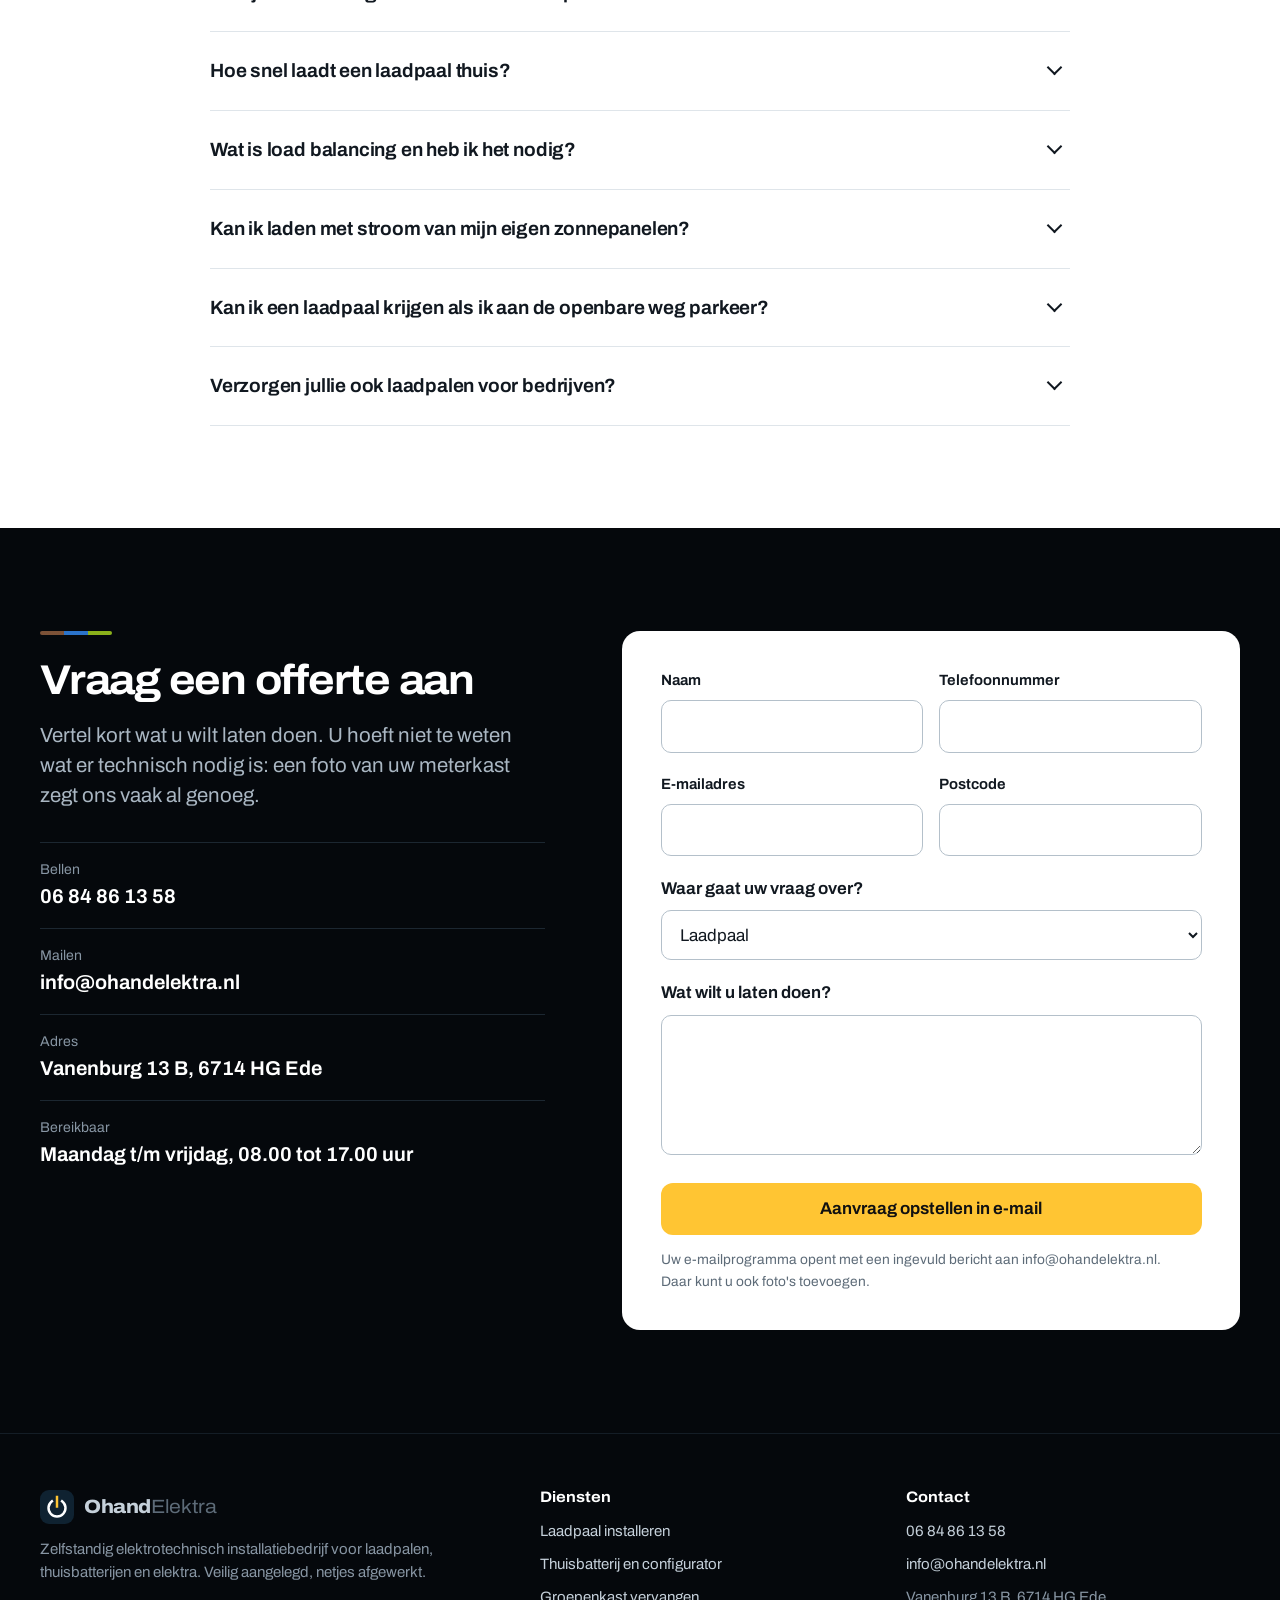
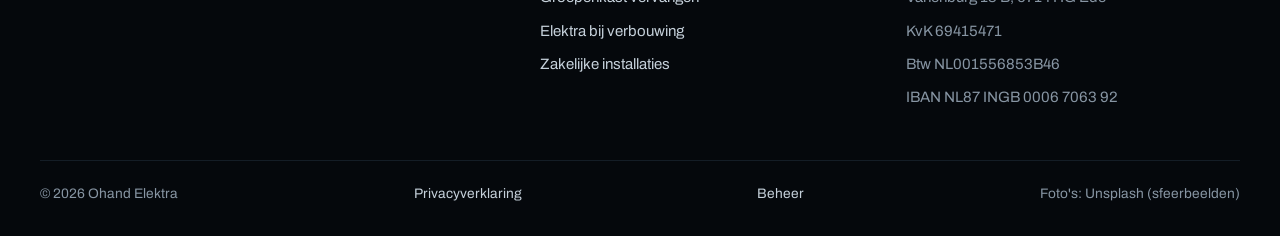
<file: laadpaal-installeren/index.html>
<!doctype html>
<html lang="nl">
<head>
<meta charset="utf-8">
<script>document.documentElement.className="js"</script>
<meta name="viewport" content="width=device-width, initial-scale=1">
<title>Laadpaal laten installeren | Ohand Elektra</title>
<meta name="description" content="Laadpaal thuis of op de zaak laten installeren. Controle van uw meterkast, eigen groep, load balancing en laden op zonnestroom. Vraag een offerte aan.">
<link rel="canonical" href="https://westsaid83.github.io/ohand-elektra/laadpaal-installeren/">
<meta name="theme-color" content="#0f2231">
<meta property="og:type" content="website">
<meta property="og:locale" content="nl_NL">
<meta property="og:site_name" content="Ohand Elektra">
<meta property="og:title" content="Laadpaal laten installeren | Ohand Elektra">
<meta property="og:description" content="Laadpaal thuis of op de zaak laten installeren. Controle van uw meterkast, eigen groep, load balancing en laden op zonnestroom. Vraag een offerte aan.">
<meta property="og:url" content="https://westsaid83.github.io/ohand-elektra/laadpaal-installeren/">
<meta property="og:image" content="https://westsaid83.github.io/ohand-elektra/images/og.jpg">
<meta name="twitter:card" content="summary_large_image">
<link rel="icon" href="../icon.svg" type="image/svg+xml">
<link rel="preload" href="../assets/fonts/archivo.woff2" as="font" type="font/woff2" crossorigin>
<link rel="stylesheet" href="../assets/site.css">
<script type="application/ld+json">{"@context": "https://schema.org", "@graph": [{"@type": "Electrician", "@id": "https://westsaid83.github.io/ohand-elektra/#bedrijf", "name": "Ohand Elektra", "url": "https://westsaid83.github.io/ohand-elektra/", "email": "info@ohandelektra.nl", "image": "https://westsaid83.github.io/ohand-elektra/images/og.jpg", "description": "Elektrotechnisch installatiebedrijf voor laadpalen, thuisbatterijen, groepenkasten en elektra in woning en bedrijf.", "knowsAbout": ["Laadpaal installeren", "Thuisbatterij", "Groepenkast vervangen", "Elektrische installatie"], "openingHours": "Mo-Fr 08:00-17:00", "telephone": "+31684861358", "address": {"@type": "PostalAddress", "streetAddress": "Vanenburg 13 B", "postalCode": "6714 HG", "addressLocality": "Ede", "addressCountry": "NL"}, "vatID": "NL001556853B46"}, {"@type": "WebSite", "@id": "https://westsaid83.github.io/ohand-elektra/#site", "url": "https://westsaid83.github.io/ohand-elektra/", "name": "Ohand Elektra", "inLanguage": "nl-NL"}, {"@type": "BreadcrumbList", "itemListElement": [{"@type": "ListItem", "position": 1, "name": "Home", "item": "https://westsaid83.github.io/ohand-elektra/"}, {"@type": "ListItem", "position": 2, "name": "Laadpaal installeren", "item": "https://westsaid83.github.io/ohand-elektra/laadpaal-installeren/"}]}, {"@type": "FAQPage", "mainEntity": [{"@type": "Question", "name": "Is mijn meterkast geschikt voor een laadpaal?", "acceptedAnswer": {"@type": "Answer", "text": "Een laadpaal krijgt een eigen groep met een eigen beveiliging. Is daar in uw groepenkast geen ruimte voor, dan breiden wij de kast uit. Wij controleren ook of uw hoofdaansluiting het extra vermogen aankan."}}, {"@type": "Question", "name": "Hoe snel laadt een laadpaal thuis?", "acceptedAnswer": {"@type": "Answer", "text": "Op een 1-fase aansluiting laadt u met maximaal 3,7 kW (16 ampère) of 7,4 kW (32 ampère). Op een 3-fase aansluiting van 3 x 25 ampère is 11 kW gebruikelijk. Hoe snel het in de praktijk gaat, hangt ook af van wat uw auto aankan."}}, {"@type": "Question", "name": "Wat is load balancing en heb ik het nodig?", "acceptedAnswer": {"@type": "Answer", "text": "Load balancing meet hoeveel stroom uw huis op dat moment gebruikt en past het laadvermogen daarop aan. Zo valt de hoofdzekering niet uit als u tegelijk kookt en laadt. Bij vrijwel elke thuislaadpaal raden wij het aan."}}, {"@type": "Question", "name": "Kan ik laden met stroom van mijn eigen zonnepanelen?", "acceptedAnswer": {"@type": "Answer", "text": "Ja. Veel laadpalen kunnen het laden afstemmen op wat uw panelen op dat moment opwekken. Na het einde van de salderingsregeling op 1 januari 2027 wordt dat extra interessant."}}, {"@type": "Question", "name": "Kan ik een laadpaal krijgen als ik aan de openbare weg parkeer?", "acceptedAnswer": {"@type": "Answer", "text": "Een eigen laadpaal mag alleen op eigen terrein. Parkeert u aan de openbare weg, dan kunt u bij uw gemeente een openbare laadpaal aanvragen. De regels verschillen per gemeente."}}, {"@type": "Question", "name": "Verzorgen jullie ook laadpalen voor bedrijven?", "acceptedAnswer": {"@type": "Answer", "text": "Ja. Voor bedrijven en verenigingen van eigenaren leggen wij een of meer laadpunten aan, met load balancing over de laadpunten en zo nodig verrekening per gebruiker."}}]}, {"@type": "Service", "name": "Laadpaal installeren", "serviceType": "Installatie van laadpalen voor elektrische auto's", "provider": {"@id": "https://westsaid83.github.io/ohand-elektra/#bedrijf"}}]}</script>
</head>
<body>
<a class="skip" href="#inhoud">Naar de inhoud</a>
<header class="site-header">
  <div class="wrap">
    <a class="brand" href="../" aria-label="Ohand Elektra, naar de homepage"><svg viewBox="0 0 36 36" aria-hidden="true"><rect width="36" height="36" fill="#0f2231"/><path d="M12.6 11.9a9 9 0 1 0 10.8 0" fill="none" stroke="#fff" stroke-width="2.6" stroke-linecap="square"/><path d="M18 7.5v10" stroke="#ffc533" stroke-width="2.6" stroke-linecap="square"/></svg><span>Ohand<span>Elektra</span></span></a>
    <button class="menu-btn" type="button" aria-expanded="false" aria-controls="nav">Menu</button>
    <nav class="nav" id="nav" aria-label="Hoofdmenu">
      <div class="drop">
        <button class="drop-btn" type="button" aria-expanded="false" aria-controls="drop-diensten">Diensten</button>
        <div class="drop-menu" id="drop-diensten"><a href="../laadpaal-installeren/"><svg class="ic" viewBox="0 0 24 24" fill="none" stroke="currentColor" stroke-width="1.7" stroke-linecap="round" stroke-linejoin="round" aria-hidden="true"><rect x="6" y="3" width="9" height="13" rx="2"/><path d="M9 7.5h3M10.5 16v5M7 21h7M15 9h2a2 2 0 0 1 2 2v4"/></svg><span>Laadpaal thuis</span></a><a href="../laadpaal-installeren/#bedrijf"><svg class="ic" viewBox="0 0 24 24" fill="none" stroke="currentColor" stroke-width="1.7" stroke-linecap="round" stroke-linejoin="round" aria-hidden="true"><path d="M4 21V5a1 1 0 0 1 1-1h8a1 1 0 0 1 1 1v16M14 10h5a1 1 0 0 1 1 1v10M3 21h18M8 8h2M8 12h2M8 16h2"/></svg><span>Laadpaal voor bedrijf en VvE</span></a><a href="../laadpaal-installeren/#zonnestroom"><svg class="ic" viewBox="0 0 24 24" fill="none" stroke="currentColor" stroke-width="1.7" stroke-linecap="round" stroke-linejoin="round" aria-hidden="true"><circle cx="12" cy="12" r="4"/><path d="M12 2v2.5M12 19.5V22M2 12h2.5M19.5 12H22M4.9 4.9l1.8 1.8M17.3 17.3l1.8 1.8M4.9 19.1l1.8-1.8M17.3 6.7l1.8-1.8"/></svg><span>Laden op zonnestroom</span></a><a href="../laadpaal-installeren/#load-balancing"><svg class="ic" viewBox="0 0 24 24" fill="none" stroke="currentColor" stroke-width="1.7" stroke-linecap="round" stroke-linejoin="round" aria-hidden="true"><path d="M12 4v16M5 20h14M4 8h16M4 8l-2 6a3 3 0 0 0 6 0zM20 8l-2 6a3 3 0 0 0 6 0z" transform="scale(.9) translate(1.3 1.3)"/></svg><span>Load balancing</span></a><a href="../thuisbatterij/"><svg class="ic" viewBox="0 0 24 24" fill="none" stroke="currentColor" stroke-width="1.7" stroke-linecap="round" stroke-linejoin="round" aria-hidden="true"><rect x="3" y="7" width="16" height="10" rx="2"/><path d="M21 10.5v3M7 10.5v3M10.5 10.5v3"/></svg><span>Thuisbatterij plaatsen</span></a><a href="../thuisbatterij/#plug-en-play"><svg class="ic" viewBox="0 0 24 24" fill="none" stroke="currentColor" stroke-width="1.7" stroke-linecap="round" stroke-linejoin="round" aria-hidden="true"><path d="M9 3v5M15 3v5M6 8h12v3a6 6 0 0 1-12 0zM12 17v4"/></svg><span>Plug & play batterij</span></a><a href="../thuisbatterij/#configurator"><svg class="ic" viewBox="0 0 24 24" fill="none" stroke="currentColor" stroke-width="1.7" stroke-linecap="round" stroke-linejoin="round" aria-hidden="true"><rect x="5" y="3" width="14" height="18" rx="2"/><path d="M8.5 7.5h7M8.5 12h1M12 12h1M15.5 12h0M8.5 16h1M12 16h1M15.5 16h0"/></svg><span>Thuisbatterij berekenen</span></a><a href="../elektra/#groepenkast"><svg class="ic" viewBox="0 0 24 24" fill="none" stroke="currentColor" stroke-width="1.7" stroke-linecap="round" stroke-linejoin="round" aria-hidden="true"><rect x="4" y="3" width="16" height="18" rx="2"/><path d="M8 7v4M12 7v4M16 7v4M8 15h8"/></svg><span>Groepenkast vervangen</span></a><a href="../elektra/#drie-fase"><svg class="ic" viewBox="0 0 24 24" fill="none" stroke="currentColor" stroke-width="1.7" stroke-linecap="round" stroke-linejoin="round" aria-hidden="true"><path d="M13 2L5 13.5h6L10 22l8-11.5h-6z"/></svg><span>Van 1-fase naar 3-fase</span></a><a href="../elektra/#verbouwing"><svg class="ic" viewBox="0 0 24 24" fill="none" stroke="currentColor" stroke-width="1.7" stroke-linecap="round" stroke-linejoin="round" aria-hidden="true"><path d="M14 6l4 4M3 21l9.5-9.5M12.5 4.5l7 7-2.5 2.5-7-7z"/></svg><span>Elektra bij verbouwing</span></a><a href="../elektra/#zakelijk"><svg class="ic" viewBox="0 0 24 24" fill="none" stroke="currentColor" stroke-width="1.7" stroke-linecap="round" stroke-linejoin="round" aria-hidden="true"><path d="M5 20l3-13h8l3 13M7 12h10M4 20h16"/></svg><span>Zakelijke installaties</span></a></div>
      </div>
      <a href="../laadpaal-installeren/" aria-current="page">Laadpalen</a><a href="../thuisbatterij/">Thuisbatterijen</a><a href="../elektra/">Elektra</a>
      <a href="#contact">Contact</a>
      <a class="btn btn--call" href="tel:+31684861358"><svg class="ic" viewBox="0 0 24 24" fill="none" stroke="currentColor" stroke-width="1.7" stroke-linecap="round" stroke-linejoin="round" aria-hidden="true"><path d="M5 4h4l1.5 4.5-2 1.5a12 12 0 0 0 5.5 5.5l1.5-2L20 15v4a1 1 0 0 1-1 1A15 15 0 0 1 4 5a1 1 0 0 1 1-1z"/></svg><span>06 84 86 13 58</span></a>
    </nav>
  </div>
  <span class="wires" aria-hidden="true"></span>
</header>
<main id="inhoud">

<section class="page-hero">
  <div class="wrap page-hero-grid">
    <div>
      <p class="crumbs"><a href="../">Home</a> / Laadpalen</p>
      <h1>Laadpaal laten installeren bij uw woning of bedrijf</h1>
      <p class="lead">Wij controleren of uw meterkast er klaar voor is, leggen een eigen groep aan en plaatsen de laadpaal netjes op uw oprit of aan de gevel.</p>
      <div class="btn-row">
        <a class="btn btn--primary" href="#contact">Offerte voor een laadpaal</a>
        <a class="btn btn--ghost" href="#vermogen">Welk laadvermogen past?</a>
      </div>
    </div>
    <img src="../images/laadpaal-oprit-1200.webp" srcset="../images/laadpaal-oprit-640.webp 640w, ../images/laadpaal-oprit-1200.webp 1200w" sizes="(max-width: 860px) 100vw, 50vw" width="1200" height="801" alt="Elektrische auto aan een laadpaal op de oprit" fetchpriority="high">
  </div>
</section>

<section class="section">
  <div class="wrap split reveal">
    <img src="../images/laadpaal-gevel-1200.webp" srcset="../images/laadpaal-gevel-640.webp 640w, ../images/laadpaal-gevel-1200.webp 1200w" sizes="(max-width: 860px) 100vw, 50vw" width="800" height="1200" alt="Laadpaal met opgerolde kabel aan een houten gevel" loading="lazy" decoding="async">
    <div>
      <h2>Wat wij voor u regelen</h2>
      <p>Een laadpaal is meer dan een kastje aan de muur. Hij vraagt urenlang veel vermogen van uw installatie. Daarom beginnen wij in de meterkast.</p>
      <ul class="ticks">
        <li>Controle van uw groepenkast en hoofdaansluiting</li>
        <li>Een eigen groep met de juiste aardlekbeveiliging</li>
        <li>Kabeltracé van de meterkast naar de laadpaal, binnen en buiten</li>
        <li>Load balancing, zodat laden en koken samen kunnen</li>
        <li>Instellen van de laadpaal, ook voor laden op zonnestroom</li>
        <li>Uitleg bij oplevering en een geteste installatie</li>
      </ul>
    </div>
  </div>
</section>

<section class="section section--mist">
  <div class="wrap">
    <div class="tri">
      <article id="load-balancing" class="reveal"><svg class="ic" viewBox="0 0 24 24" fill="none" stroke="currentColor" stroke-width="1.7" stroke-linecap="round" stroke-linejoin="round" aria-hidden="true"><path d="M12 4v16M5 20h14M4 8h16M4 8l-2 6a3 3 0 0 0 6 0zM20 8l-2 6a3 3 0 0 0 6 0z" transform="scale(.9) translate(1.3 1.3)"/></svg><h3>Load balancing</h3><p>Een meter in de meterkast ziet hoeveel stroom uw huis op dat moment gebruikt. De laadpaal neemt wat er over is. Zo valt de hoofdzekering niet uit als u tegelijk kookt en laadt.</p></article>
      <article id="zonnestroom" class="reveal"><svg class="ic" viewBox="0 0 24 24" fill="none" stroke="currentColor" stroke-width="1.7" stroke-linecap="round" stroke-linejoin="round" aria-hidden="true"><circle cx="12" cy="12" r="4"/><path d="M12 2v2.5M12 19.5V22M2 12h2.5M19.5 12H22M4.9 4.9l1.8 1.8M17.3 17.3l1.8 1.8M4.9 19.1l1.8-1.8M17.3 6.7l1.8-1.8"/></svg><h3>Laden op zonnestroom</h3><p>Veel laadpalen kunnen laden met wat uw panelen op dat moment overhouden. Wij koppelen de laadpaal aan de meting, zodat uw auto vooral op eigen stroom laadt.</p></article>
      <article id="bedrijf" class="reveal"><svg class="ic" viewBox="0 0 24 24" fill="none" stroke="currentColor" stroke-width="1.7" stroke-linecap="round" stroke-linejoin="round" aria-hidden="true"><path d="M4 21V5a1 1 0 0 1 1-1h8a1 1 0 0 1 1 1v16M14 10h5a1 1 0 0 1 1 1v10M3 21h18M8 8h2M8 12h2M8 16h2"/></svg><h3>Voor bedrijf en VvE</h3><p>Meerdere laadpunten op één aansluiting, met verdeling van het vermogen over de laadpunten en zo nodig verrekening per gebruiker.</p></article>
    </div>
  </div>
</section>

<section class="section" id="vermogen">
  <div class="wrap">
    <h2 class="reveal">Welk laadvermogen past bij uw aansluiting?</h2>
    <p class="lead">Uw aansluiting bepaalt hoe snel u thuis kunt laden. Op uw slimme meter of in de meterkast staat welke u heeft. Weet u het niet? Stuur een foto mee.</p>
    <div class="table-scroll reveal">
      <table>
        <thead><tr><th scope="col">Aansluiting</th><th scope="col">Laadvermogen</th><th scope="col">Bereik per uur laden*</th><th scope="col">Geschikt voor</th></tr></thead>
        <tbody>
          <tr><th scope="row">1-fase, 16 A</th><td>3,7 kW</td><td>circa 20 km</td><td>Plug-in hybride, weinig kilometers</td></tr>
          <tr><th scope="row">1-fase, 32 A</th><td>7,4 kW</td><td>circa 40 km</td><td>Volledig elektrisch, 's nachts vol</td></tr>
          <tr><th scope="row">3-fase, 16 A</th><td>11 kW</td><td>circa 60 km</td><td>De meeste elektrische auto's</td></tr>
        </tbody>
      </table>
    </div>
    <p class="lead" style="font-size:.95rem;margin-top:14px">* Bij een verbruik van ongeveer 18 kWh per 100 km. Uw auto bepaalt mee hoe snel hij laadt.</p>
  </div>
</section>

<section class="section section--mist">
  <div class="wrap">
    <h2 class="reveal">In drie stappen een werkende laadpaal</h2>
    <ol class="steps reveal">
      <li><h3>Foto's en wensen</h3><p>U stuurt een foto van uw meterkast en van de plek waar de laadpaal moet komen. Wij beoordelen wat er nodig is.</p></li>
      <li><h3>Offerte op maat</h3><p>U krijgt een offerte met het werk in de meterkast, het kabeltracé en de laadpaal. Zonder verrassingen achteraf.</p></li>
      <li><h3>Installatie en uitleg</h3><p>Wij installeren, testen en stellen de laadpaal in. U krijgt uitleg over laden, de app en load balancing.</p></li>
    </ol>
  </div>
</section>

<section class="section">
  <div class="wrap">
    <h2 class="reveal">Veelgestelde vragen over laadpalen</h2>
    <div class="faq reveal"><details><summary>Is mijn meterkast geschikt voor een laadpaal?</summary><p>Een laadpaal krijgt een eigen groep met een eigen beveiliging. Is daar in uw groepenkast geen ruimte voor, dan breiden wij de kast uit. Wij controleren ook of uw hoofdaansluiting het extra vermogen aankan.</p></details><details><summary>Hoe snel laadt een laadpaal thuis?</summary><p>Op een 1-fase aansluiting laadt u met maximaal 3,7 kW (16 ampère) of 7,4 kW (32 ampère). Op een 3-fase aansluiting van 3 x 25 ampère is 11 kW gebruikelijk. Hoe snel het in de praktijk gaat, hangt ook af van wat uw auto aankan.</p></details><details><summary>Wat is load balancing en heb ik het nodig?</summary><p>Load balancing meet hoeveel stroom uw huis op dat moment gebruikt en past het laadvermogen daarop aan. Zo valt de hoofdzekering niet uit als u tegelijk kookt en laadt. Bij vrijwel elke thuislaadpaal raden wij het aan.</p></details><details><summary>Kan ik laden met stroom van mijn eigen zonnepanelen?</summary><p>Ja. Veel laadpalen kunnen het laden afstemmen op wat uw panelen op dat moment opwekken. Na het einde van de salderingsregeling op 1 januari 2027 wordt dat extra interessant.</p></details><details><summary>Kan ik een laadpaal krijgen als ik aan de openbare weg parkeer?</summary><p>Een eigen laadpaal mag alleen op eigen terrein. Parkeert u aan de openbare weg, dan kunt u bij uw gemeente een openbare laadpaal aanvragen. De regels verschillen per gemeente.</p></details><details><summary>Verzorgen jullie ook laadpalen voor bedrijven?</summary><p>Ja. Voor bedrijven en verenigingen van eigenaren leggen wij een of meer laadpunten aan, met load balancing over de laadpunten en zo nodig verrekening per gebruiker.</p></details></div>
  </div>
</section>


<section class="section section--ink" id="contact">
  <div class="wrap contact">
    <div>
      <span class="wires wires--short"></span>
      <h2>Vraag een offerte aan</h2>
      <p class="lead">Vertel kort wat u wilt laten doen. U hoeft niet te weten wat er technisch nodig is: een foto van uw meterkast zegt ons vaak al genoeg.</p>
      <ul class="contact-list">
        <li><span>Bellen</span><a href="tel:+31684861358">06 84 86 13 58</a></li>
        <li><span>Mailen</span><a href="mailto:info@ohandelektra.nl">info@ohandelektra.nl</a></li>
        <li><span>Adres</span><b>Vanenburg 13 B, 6714 HG Ede</b></li>
        <li><span>Bereikbaar</span><b>Maandag t/m vrijdag, 08.00 tot 17.00 uur</b></li>
      </ul>
    </div>
    <form class="contact-form" id="contact-form" data-to="info@ohandelektra.nl" novalidate>
      <div class="two-col">
        <div class="field"><label for="c-naam">Naam</label><input id="c-naam" name="naam" type="text" autocomplete="name" required></div>
        <div class="field"><label for="c-telefoon">Telefoonnummer</label><input id="c-telefoon" name="telefoon" type="tel" autocomplete="tel"></div>
      </div>
      <div class="two-col">
        <div class="field"><label for="c-email">E-mailadres</label><input id="c-email" name="email" type="email" autocomplete="email" required></div>
        <div class="field"><label for="c-postcode">Postcode</label><input id="c-postcode" name="postcode" type="text" autocomplete="postal-code"></div>
      </div>
      <div class="field"><label for="c-onderwerp">Waar gaat uw vraag over?</label><select id="c-onderwerp" name="onderwerp"><option selected>Laadpaal</option><option>Thuisbatterij</option><option>Groepenkast</option><option>Elektra bij verbouwing</option><option>Zakelijk project</option><option>Iets anders</option></select></div>
      <div class="field"><label for="c-bericht">Wat wilt u laten doen?</label><textarea id="c-bericht" name="bericht" required></textarea></div>
      <button class="btn btn--primary" type="submit">Aanvraag opstellen in e-mail</button>
      <p class="fine" id="c-status" role="status">Uw e-mailprogramma opent met een ingevuld bericht aan info@ohandelektra.nl. Daar kunt u ook foto's toevoegen.</p>
    </form>
  </div>
</section>
</main>
<div class="callbar">
  <a class="btn btn--call" href="tel:+31684861358"><svg class="ic" viewBox="0 0 24 24" fill="none" stroke="currentColor" stroke-width="1.7" stroke-linecap="round" stroke-linejoin="round" aria-hidden="true"><path d="M5 4h4l1.5 4.5-2 1.5a12 12 0 0 0 5.5 5.5l1.5-2L20 15v4a1 1 0 0 1-1 1A15 15 0 0 1 4 5a1 1 0 0 1 1-1z"/></svg><span>Bel direct</span></a>
  <a class="btn btn--primary" href="#contact">Offerte aanvragen</a>
</div>
<footer class="site-footer">
  <div class="wrap">
    <div class="foot-grid">
      <div>
        <a class="brand" href="../"><svg viewBox="0 0 36 36" aria-hidden="true"><rect width="36" height="36" fill="#0f2231"/><path d="M12.6 11.9a9 9 0 1 0 10.8 0" fill="none" stroke="#fff" stroke-width="2.6" stroke-linecap="square"/><path d="M18 7.5v10" stroke="#ffc533" stroke-width="2.6" stroke-linecap="square"/></svg><span>Ohand<span>Elektra</span></span></a>
        <p>Zelfstandig elektrotechnisch installatiebedrijf voor laadpalen, thuisbatterijen en elektra. Veilig aangelegd, netjes afgewerkt.</p>
        
      </div>
      <div>
        <h2>Diensten</h2>
        <ul>
          <li><a href="../laadpaal-installeren/">Laadpaal installeren</a></li>
          <li><a href="../thuisbatterij/">Thuisbatterij en configurator</a></li>
          <li><a href="../elektra/#groepenkast">Groepenkast vervangen</a></li>
          <li><a href="../elektra/#verbouwing">Elektra bij verbouwing</a></li>
          <li><a href="../elektra/#zakelijk">Zakelijke installaties</a></li>
        </ul>
      </div>
      <div>
        <h2>Contact</h2>
        <ul>
          <li><a href="tel:+31684861358">06 84 86 13 58</a></li>
          <li><a href="mailto:info@ohandelektra.nl">info@ohandelektra.nl</a></li>
          <li>Vanenburg 13 B, 6714 HG Ede</li>
          <li>KvK 69415471</li>
          <li>Btw NL001556853B46</li>
          <li>IBAN NL87 INGB 0006 7063 92</li>
        </ul>
      </div>
    </div>
    <div class="foot-base">
      <span>© 2026 Ohand Elektra</span>
      <span><a href="../privacyverklaring/">Privacyverklaring</a></span>
      <span><a href="../beheer/" rel="nofollow">Beheer</a></span>
      <span>Foto's: Unsplash (sfeerbeelden)</span>
    </div>
  </div>
</footer>
<script src="../assets/site.js" defer></script>
</body>
</html>
</file>
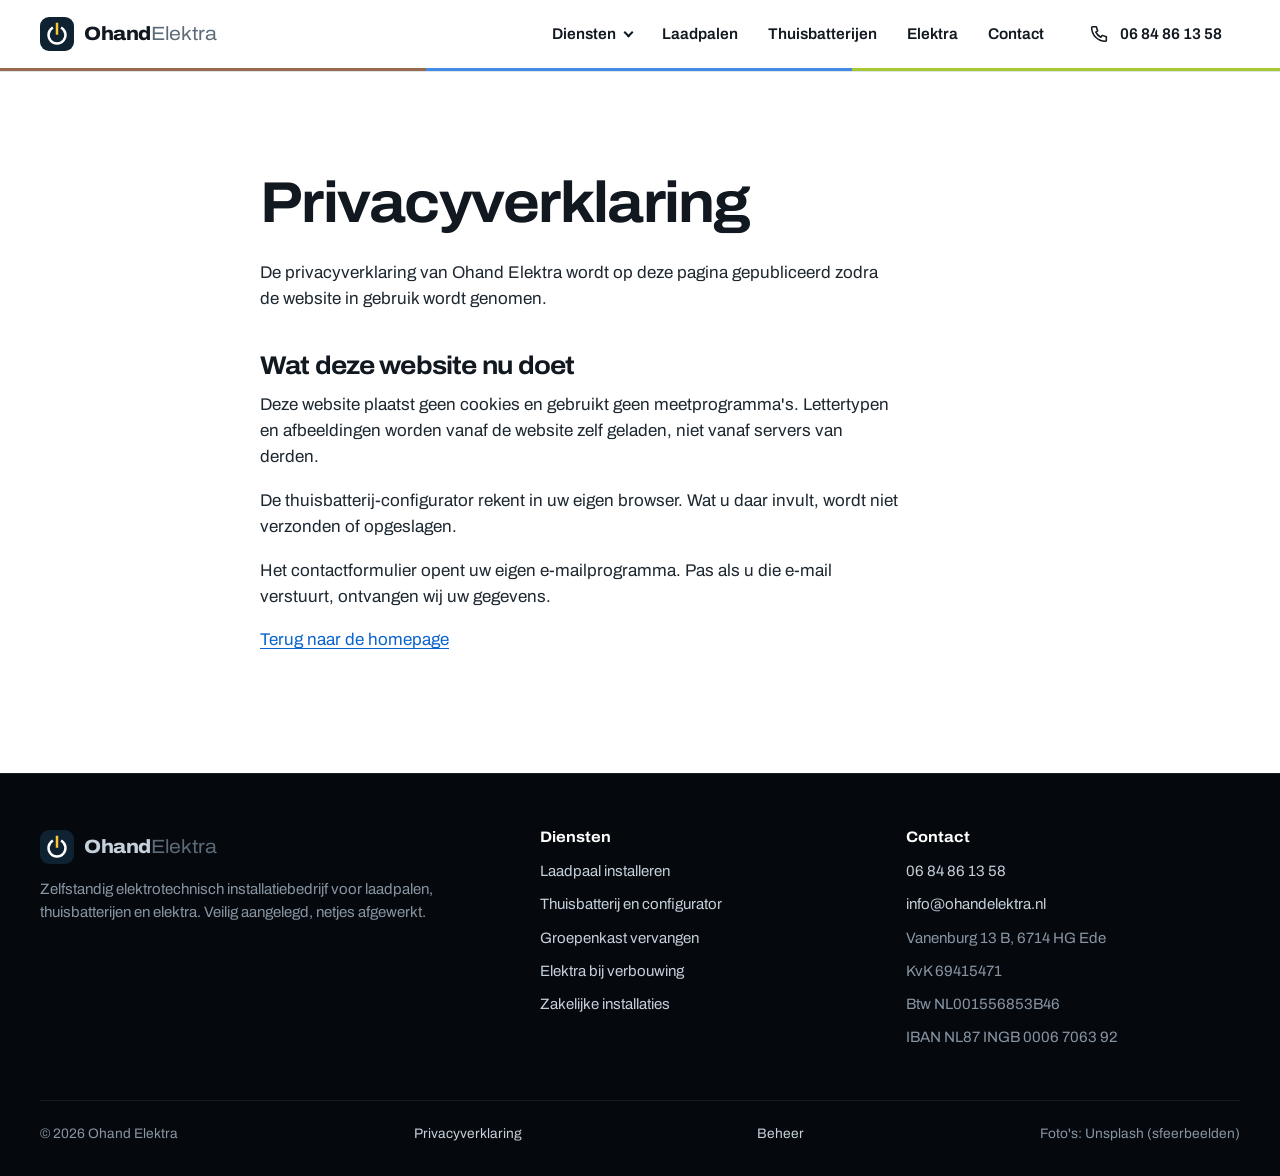
<file: privacyverklaring/index.html>
<!doctype html>
<html lang="nl">
<head>
<meta charset="utf-8">
<script>document.documentElement.className="js"</script>
<meta name="viewport" content="width=device-width, initial-scale=1">
<title>Privacyverklaring | Ohand Elektra</title>
<meta name="description" content="Hoe Ohand Elektra omgaat met uw gegevens op deze website.">
<link rel="canonical" href="https://westsaid83.github.io/ohand-elektra/privacyverklaring/">
<meta name="theme-color" content="#0f2231">
<meta property="og:type" content="website">
<meta property="og:locale" content="nl_NL">
<meta property="og:site_name" content="Ohand Elektra">
<meta property="og:title" content="Privacyverklaring | Ohand Elektra">
<meta property="og:description" content="Hoe Ohand Elektra omgaat met uw gegevens op deze website.">
<meta property="og:url" content="https://westsaid83.github.io/ohand-elektra/privacyverklaring/">
<meta property="og:image" content="https://westsaid83.github.io/ohand-elektra/images/og.jpg">
<meta name="twitter:card" content="summary_large_image">
<link rel="icon" href="../icon.svg" type="image/svg+xml">
<link rel="preload" href="../assets/fonts/archivo.woff2" as="font" type="font/woff2" crossorigin>
<link rel="stylesheet" href="../assets/site.css">
<script type="application/ld+json">{"@context": "https://schema.org", "@graph": [{"@type": "Electrician", "@id": "https://westsaid83.github.io/ohand-elektra/#bedrijf", "name": "Ohand Elektra", "url": "https://westsaid83.github.io/ohand-elektra/", "email": "info@ohandelektra.nl", "image": "https://westsaid83.github.io/ohand-elektra/images/og.jpg", "description": "Elektrotechnisch installatiebedrijf voor laadpalen, thuisbatterijen, groepenkasten en elektra in woning en bedrijf.", "knowsAbout": ["Laadpaal installeren", "Thuisbatterij", "Groepenkast vervangen", "Elektrische installatie"], "openingHours": "Mo-Fr 08:00-17:00", "telephone": "+31684861358", "address": {"@type": "PostalAddress", "streetAddress": "Vanenburg 13 B", "postalCode": "6714 HG", "addressLocality": "Ede", "addressCountry": "NL"}, "vatID": "NL001556853B46"}, {"@type": "WebSite", "@id": "https://westsaid83.github.io/ohand-elektra/#site", "url": "https://westsaid83.github.io/ohand-elektra/", "name": "Ohand Elektra", "inLanguage": "nl-NL"}, {"@type": "BreadcrumbList", "itemListElement": [{"@type": "ListItem", "position": 1, "name": "Home", "item": "https://westsaid83.github.io/ohand-elektra/"}, {"@type": "ListItem", "position": 2, "name": "Privacyverklaring", "item": "https://westsaid83.github.io/ohand-elektra/privacyverklaring/"}]}]}</script>
</head>
<body>
<a class="skip" href="#inhoud">Naar de inhoud</a>
<header class="site-header">
  <div class="wrap">
    <a class="brand" href="../" aria-label="Ohand Elektra, naar de homepage"><svg viewBox="0 0 36 36" aria-hidden="true"><rect width="36" height="36" fill="#0f2231"/><path d="M12.6 11.9a9 9 0 1 0 10.8 0" fill="none" stroke="#fff" stroke-width="2.6" stroke-linecap="square"/><path d="M18 7.5v10" stroke="#ffc533" stroke-width="2.6" stroke-linecap="square"/></svg><span>Ohand<span>Elektra</span></span></a>
    <button class="menu-btn" type="button" aria-expanded="false" aria-controls="nav">Menu</button>
    <nav class="nav" id="nav" aria-label="Hoofdmenu">
      <div class="drop">
        <button class="drop-btn" type="button" aria-expanded="false" aria-controls="drop-diensten">Diensten</button>
        <div class="drop-menu" id="drop-diensten"><a href="../laadpaal-installeren/"><svg class="ic" viewBox="0 0 24 24" fill="none" stroke="currentColor" stroke-width="1.7" stroke-linecap="round" stroke-linejoin="round" aria-hidden="true"><rect x="6" y="3" width="9" height="13" rx="2"/><path d="M9 7.5h3M10.5 16v5M7 21h7M15 9h2a2 2 0 0 1 2 2v4"/></svg><span>Laadpaal thuis</span></a><a href="../laadpaal-installeren/#bedrijf"><svg class="ic" viewBox="0 0 24 24" fill="none" stroke="currentColor" stroke-width="1.7" stroke-linecap="round" stroke-linejoin="round" aria-hidden="true"><path d="M4 21V5a1 1 0 0 1 1-1h8a1 1 0 0 1 1 1v16M14 10h5a1 1 0 0 1 1 1v10M3 21h18M8 8h2M8 12h2M8 16h2"/></svg><span>Laadpaal voor bedrijf en VvE</span></a><a href="../laadpaal-installeren/#zonnestroom"><svg class="ic" viewBox="0 0 24 24" fill="none" stroke="currentColor" stroke-width="1.7" stroke-linecap="round" stroke-linejoin="round" aria-hidden="true"><circle cx="12" cy="12" r="4"/><path d="M12 2v2.5M12 19.5V22M2 12h2.5M19.5 12H22M4.9 4.9l1.8 1.8M17.3 17.3l1.8 1.8M4.9 19.1l1.8-1.8M17.3 6.7l1.8-1.8"/></svg><span>Laden op zonnestroom</span></a><a href="../laadpaal-installeren/#load-balancing"><svg class="ic" viewBox="0 0 24 24" fill="none" stroke="currentColor" stroke-width="1.7" stroke-linecap="round" stroke-linejoin="round" aria-hidden="true"><path d="M12 4v16M5 20h14M4 8h16M4 8l-2 6a3 3 0 0 0 6 0zM20 8l-2 6a3 3 0 0 0 6 0z" transform="scale(.9) translate(1.3 1.3)"/></svg><span>Load balancing</span></a><a href="../thuisbatterij/"><svg class="ic" viewBox="0 0 24 24" fill="none" stroke="currentColor" stroke-width="1.7" stroke-linecap="round" stroke-linejoin="round" aria-hidden="true"><rect x="3" y="7" width="16" height="10" rx="2"/><path d="M21 10.5v3M7 10.5v3M10.5 10.5v3"/></svg><span>Thuisbatterij plaatsen</span></a><a href="../thuisbatterij/#plug-en-play"><svg class="ic" viewBox="0 0 24 24" fill="none" stroke="currentColor" stroke-width="1.7" stroke-linecap="round" stroke-linejoin="round" aria-hidden="true"><path d="M9 3v5M15 3v5M6 8h12v3a6 6 0 0 1-12 0zM12 17v4"/></svg><span>Plug & play batterij</span></a><a href="../thuisbatterij/#configurator"><svg class="ic" viewBox="0 0 24 24" fill="none" stroke="currentColor" stroke-width="1.7" stroke-linecap="round" stroke-linejoin="round" aria-hidden="true"><rect x="5" y="3" width="14" height="18" rx="2"/><path d="M8.5 7.5h7M8.5 12h1M12 12h1M15.5 12h0M8.5 16h1M12 16h1M15.5 16h0"/></svg><span>Thuisbatterij berekenen</span></a><a href="../elektra/#groepenkast"><svg class="ic" viewBox="0 0 24 24" fill="none" stroke="currentColor" stroke-width="1.7" stroke-linecap="round" stroke-linejoin="round" aria-hidden="true"><rect x="4" y="3" width="16" height="18" rx="2"/><path d="M8 7v4M12 7v4M16 7v4M8 15h8"/></svg><span>Groepenkast vervangen</span></a><a href="../elektra/#drie-fase"><svg class="ic" viewBox="0 0 24 24" fill="none" stroke="currentColor" stroke-width="1.7" stroke-linecap="round" stroke-linejoin="round" aria-hidden="true"><path d="M13 2L5 13.5h6L10 22l8-11.5h-6z"/></svg><span>Van 1-fase naar 3-fase</span></a><a href="../elektra/#verbouwing"><svg class="ic" viewBox="0 0 24 24" fill="none" stroke="currentColor" stroke-width="1.7" stroke-linecap="round" stroke-linejoin="round" aria-hidden="true"><path d="M14 6l4 4M3 21l9.5-9.5M12.5 4.5l7 7-2.5 2.5-7-7z"/></svg><span>Elektra bij verbouwing</span></a><a href="../elektra/#zakelijk"><svg class="ic" viewBox="0 0 24 24" fill="none" stroke="currentColor" stroke-width="1.7" stroke-linecap="round" stroke-linejoin="round" aria-hidden="true"><path d="M5 20l3-13h8l3 13M7 12h10M4 20h16"/></svg><span>Zakelijke installaties</span></a></div>
      </div>
      <a href="../laadpaal-installeren/">Laadpalen</a><a href="../thuisbatterij/">Thuisbatterijen</a><a href="../elektra/">Elektra</a>
      <a href="../#contact">Contact</a>
      <a class="btn btn--call" href="tel:+31684861358"><svg class="ic" viewBox="0 0 24 24" fill="none" stroke="currentColor" stroke-width="1.7" stroke-linecap="round" stroke-linejoin="round" aria-hidden="true"><path d="M5 4h4l1.5 4.5-2 1.5a12 12 0 0 0 5.5 5.5l1.5-2L20 15v4a1 1 0 0 1-1 1A15 15 0 0 1 4 5a1 1 0 0 1 1-1z"/></svg><span>06 84 86 13 58</span></a>
    </nav>
  </div>
  <span class="wires" aria-hidden="true"></span>
</header>
<main id="inhoud">

<section class="section">
  <div class="wrap prose">
    <h1>Privacyverklaring</h1>
    <p>De privacyverklaring van Ohand Elektra wordt op deze pagina gepubliceerd zodra de website in gebruik wordt genomen.</p>
    <h2>Wat deze website nu doet</h2>
    <p>Deze website plaatst geen cookies en gebruikt geen meetprogramma's. Lettertypen en afbeeldingen worden vanaf de website zelf geladen, niet vanaf servers van derden.</p>
    <p>De thuisbatterij-configurator rekent in uw eigen browser. Wat u daar invult, wordt niet verzonden of opgeslagen.</p>
    <p>Het contactformulier opent uw eigen e-mailprogramma. Pas als u die e-mail verstuurt, ontvangen wij uw gegevens.</p>
    <p><a href="../">Terug naar de homepage</a></p>
  </div>
</section>


</main>
<div class="callbar">
  <a class="btn btn--call" href="tel:+31684861358"><svg class="ic" viewBox="0 0 24 24" fill="none" stroke="currentColor" stroke-width="1.7" stroke-linecap="round" stroke-linejoin="round" aria-hidden="true"><path d="M5 4h4l1.5 4.5-2 1.5a12 12 0 0 0 5.5 5.5l1.5-2L20 15v4a1 1 0 0 1-1 1A15 15 0 0 1 4 5a1 1 0 0 1 1-1z"/></svg><span>Bel direct</span></a>
  <a class="btn btn--primary" href="../#contact">Offerte aanvragen</a>
</div>
<footer class="site-footer">
  <div class="wrap">
    <div class="foot-grid">
      <div>
        <a class="brand" href="../"><svg viewBox="0 0 36 36" aria-hidden="true"><rect width="36" height="36" fill="#0f2231"/><path d="M12.6 11.9a9 9 0 1 0 10.8 0" fill="none" stroke="#fff" stroke-width="2.6" stroke-linecap="square"/><path d="M18 7.5v10" stroke="#ffc533" stroke-width="2.6" stroke-linecap="square"/></svg><span>Ohand<span>Elektra</span></span></a>
        <p>Zelfstandig elektrotechnisch installatiebedrijf voor laadpalen, thuisbatterijen en elektra. Veilig aangelegd, netjes afgewerkt.</p>
        
      </div>
      <div>
        <h2>Diensten</h2>
        <ul>
          <li><a href="../laadpaal-installeren/">Laadpaal installeren</a></li>
          <li><a href="../thuisbatterij/">Thuisbatterij en configurator</a></li>
          <li><a href="../elektra/#groepenkast">Groepenkast vervangen</a></li>
          <li><a href="../elektra/#verbouwing">Elektra bij verbouwing</a></li>
          <li><a href="../elektra/#zakelijk">Zakelijke installaties</a></li>
        </ul>
      </div>
      <div>
        <h2>Contact</h2>
        <ul>
          <li><a href="tel:+31684861358">06 84 86 13 58</a></li>
          <li><a href="mailto:info@ohandelektra.nl">info@ohandelektra.nl</a></li>
          <li>Vanenburg 13 B, 6714 HG Ede</li>
          <li>KvK 69415471</li>
          <li>Btw NL001556853B46</li>
          <li>IBAN NL87 INGB 0006 7063 92</li>
        </ul>
      </div>
    </div>
    <div class="foot-base">
      <span>© 2026 Ohand Elektra</span>
      <span><a href="../privacyverklaring/">Privacyverklaring</a></span>
      <span><a href="../beheer/" rel="nofollow">Beheer</a></span>
      <span>Foto's: Unsplash (sfeerbeelden)</span>
    </div>
  </div>
</footer>
<script src="../assets/site.js" defer></script>
</body>
</html>
</file>
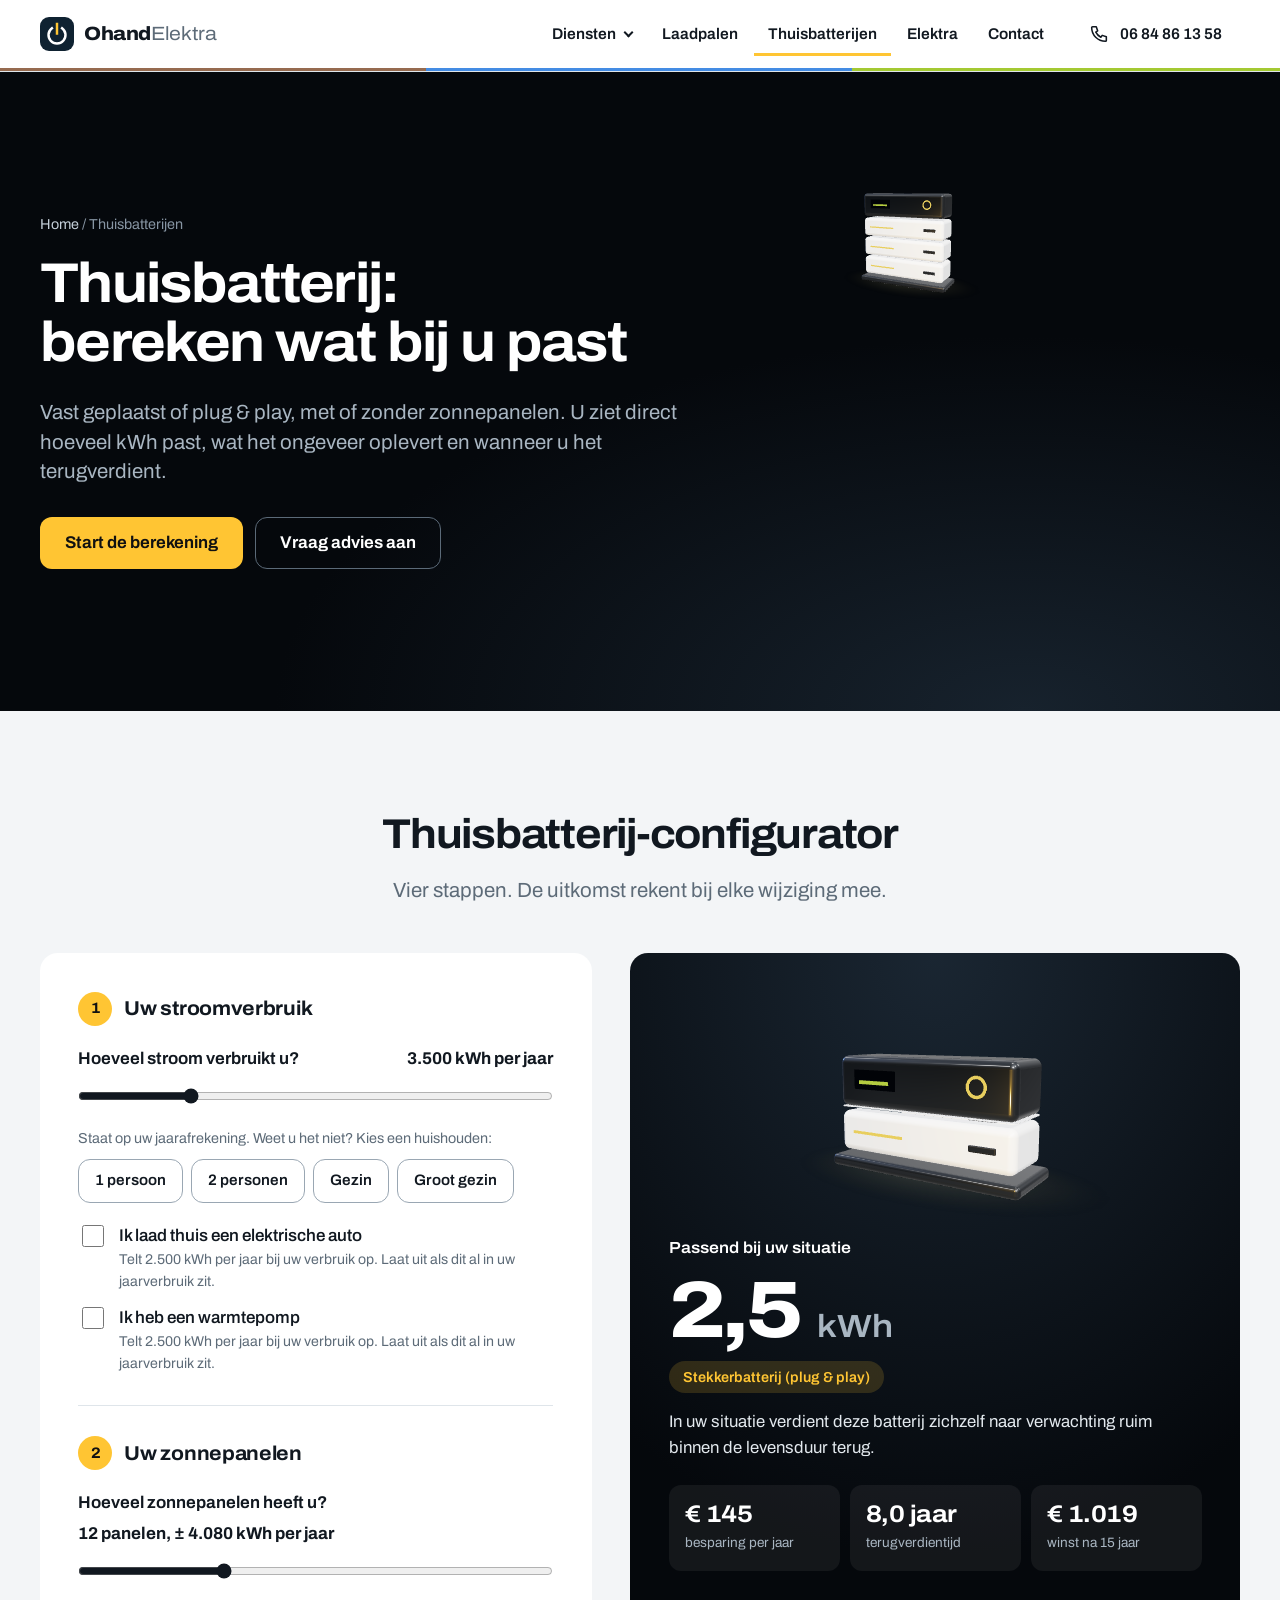
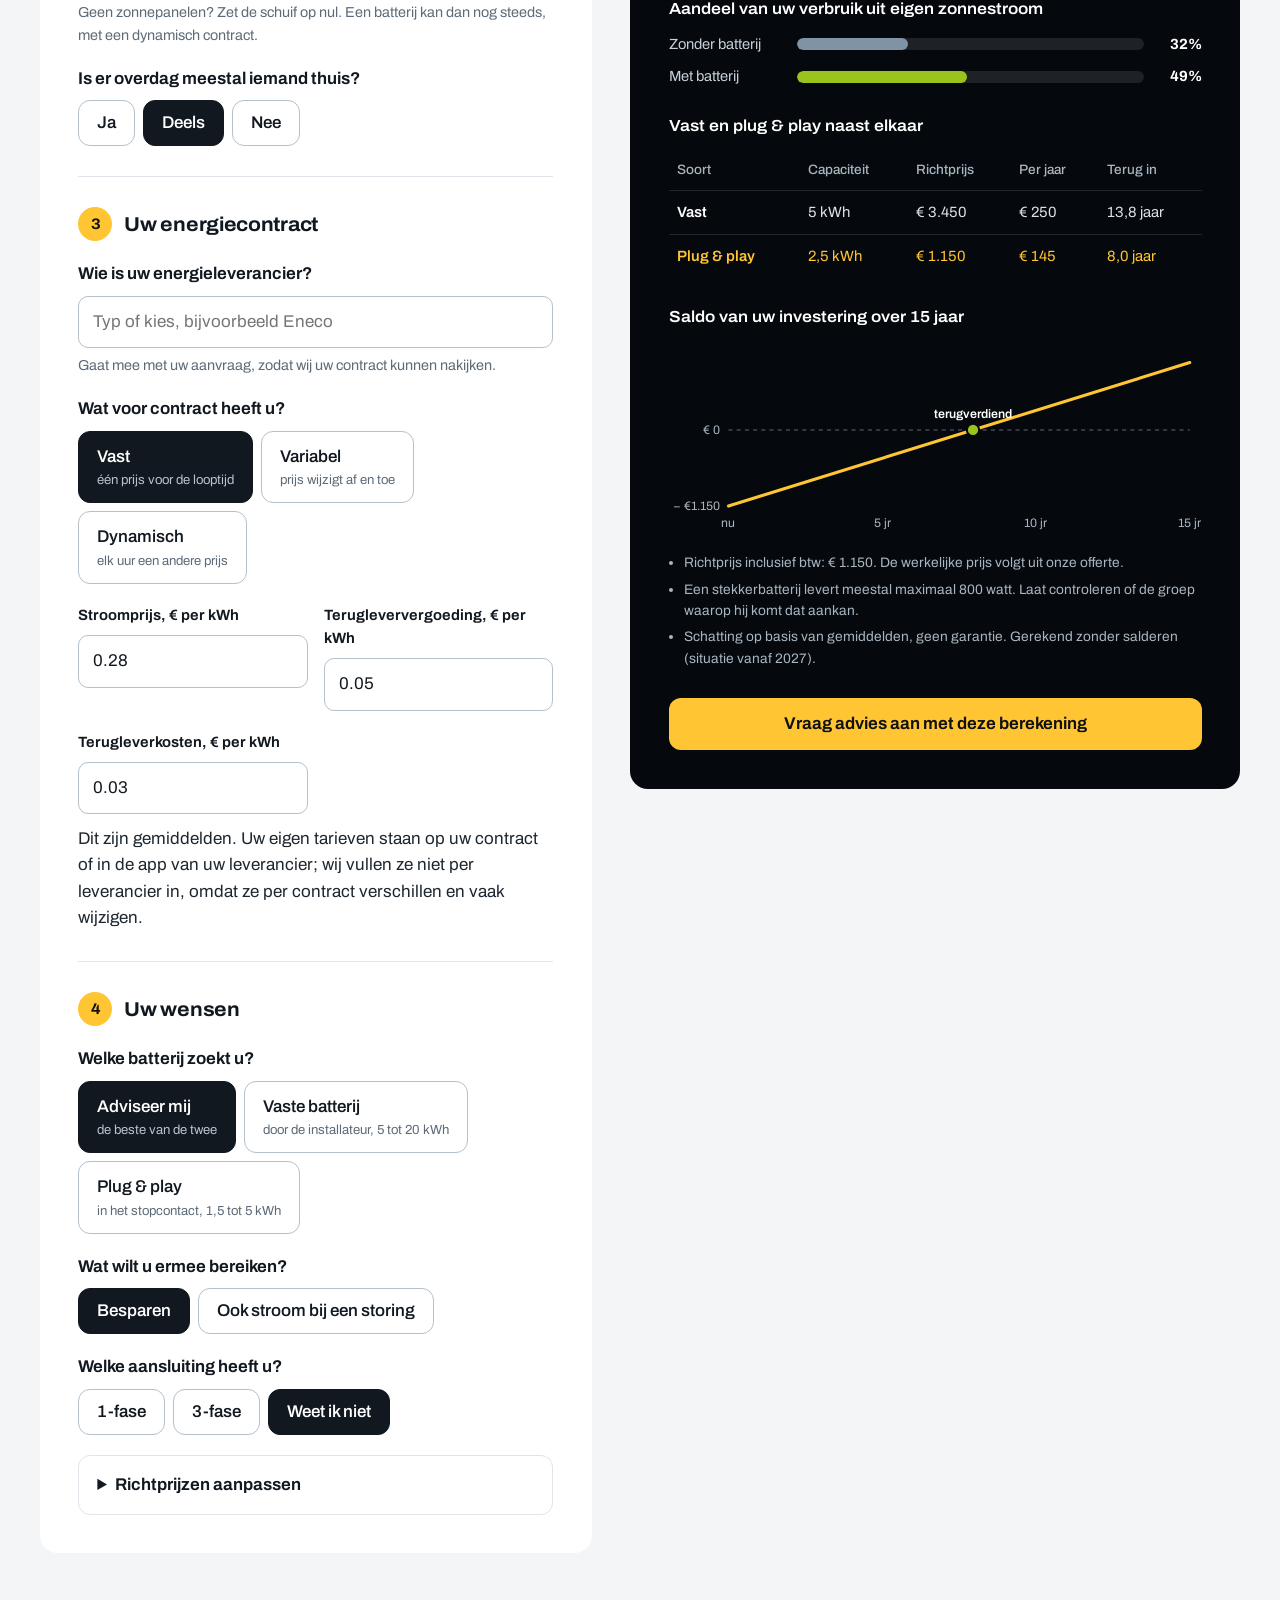
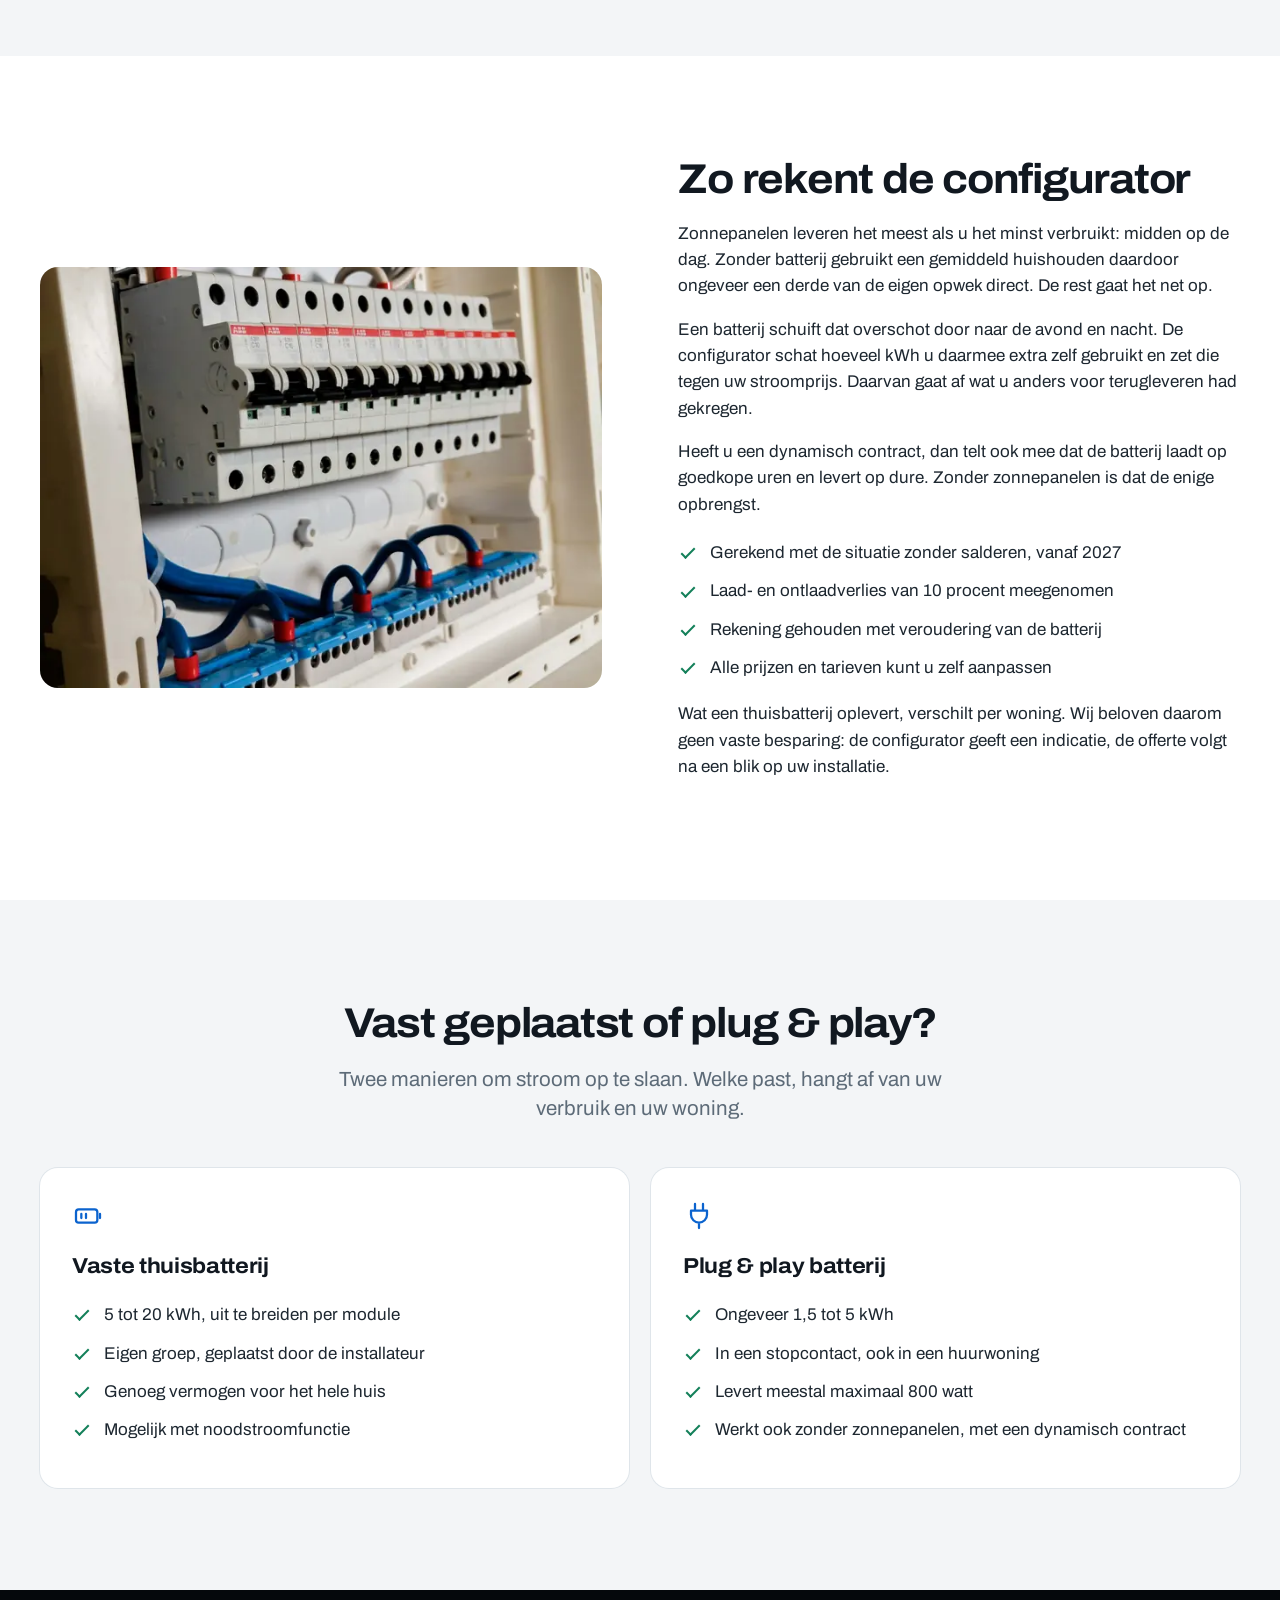
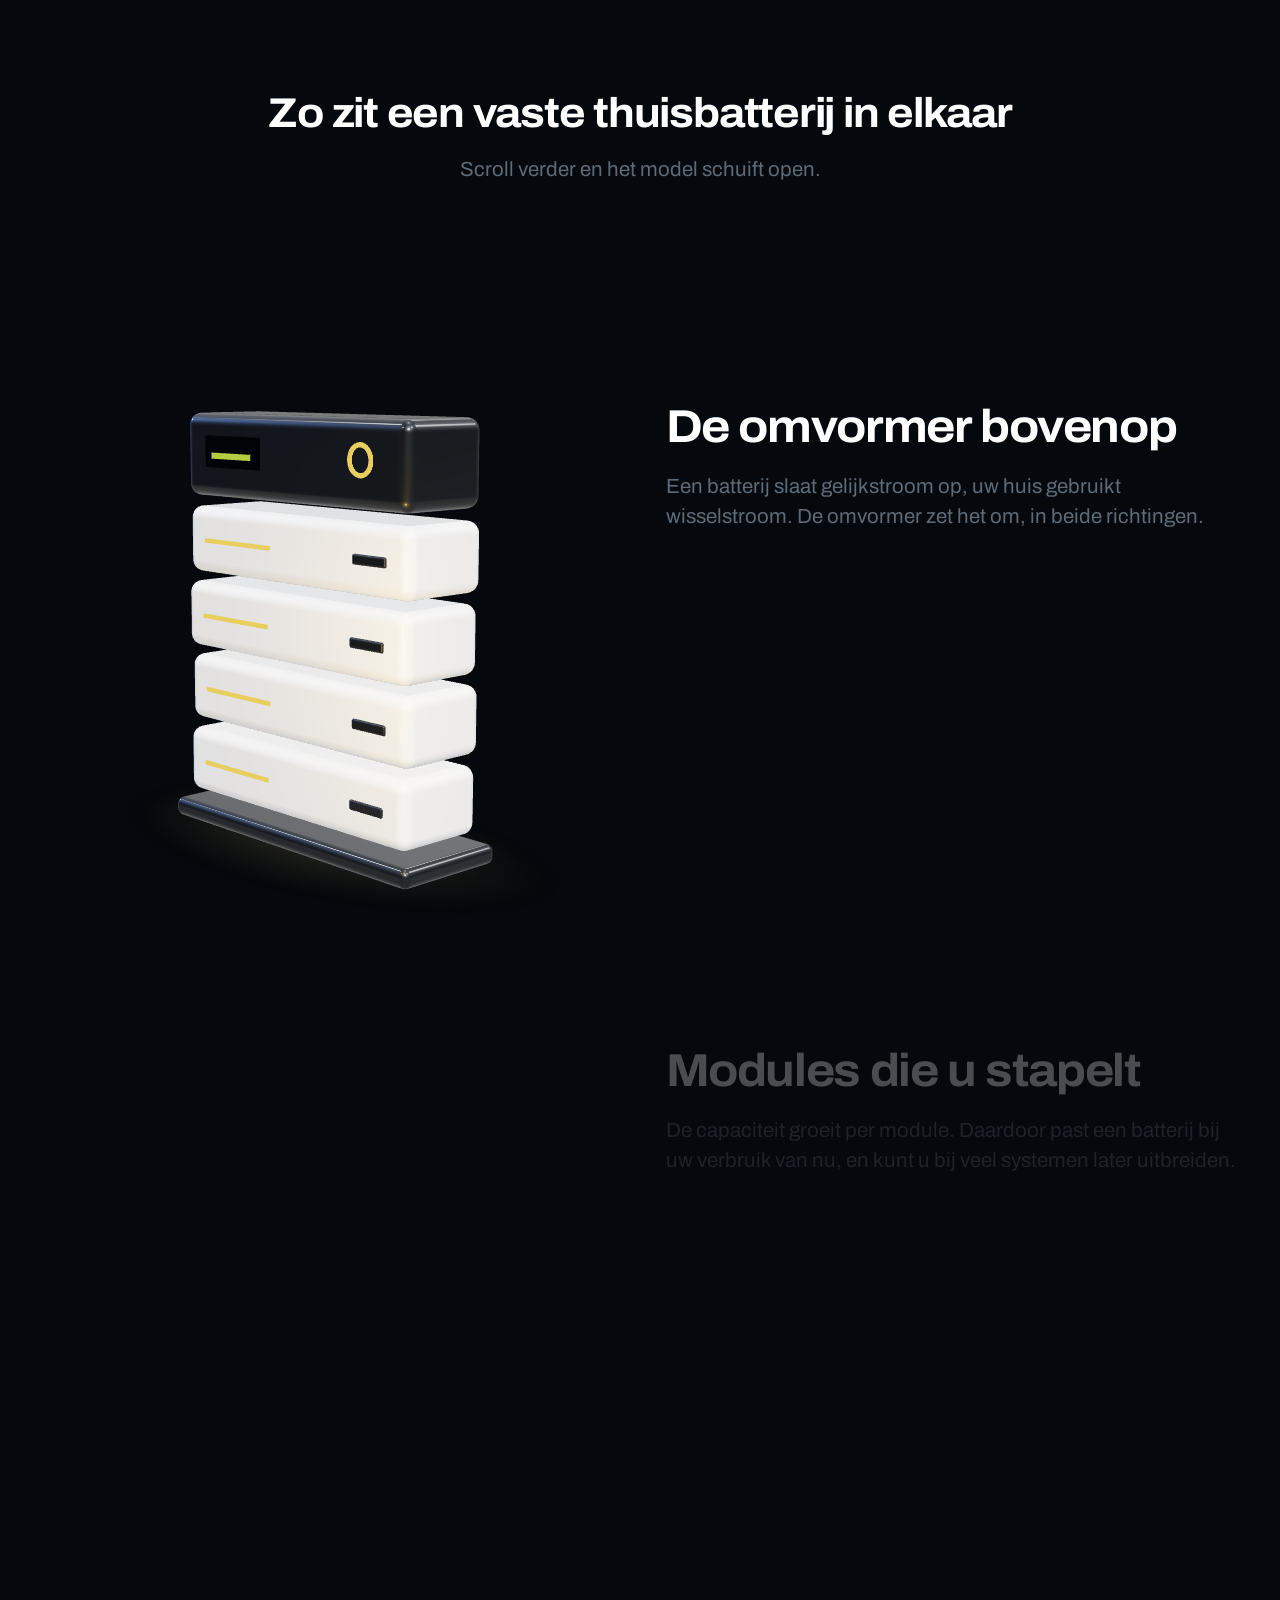
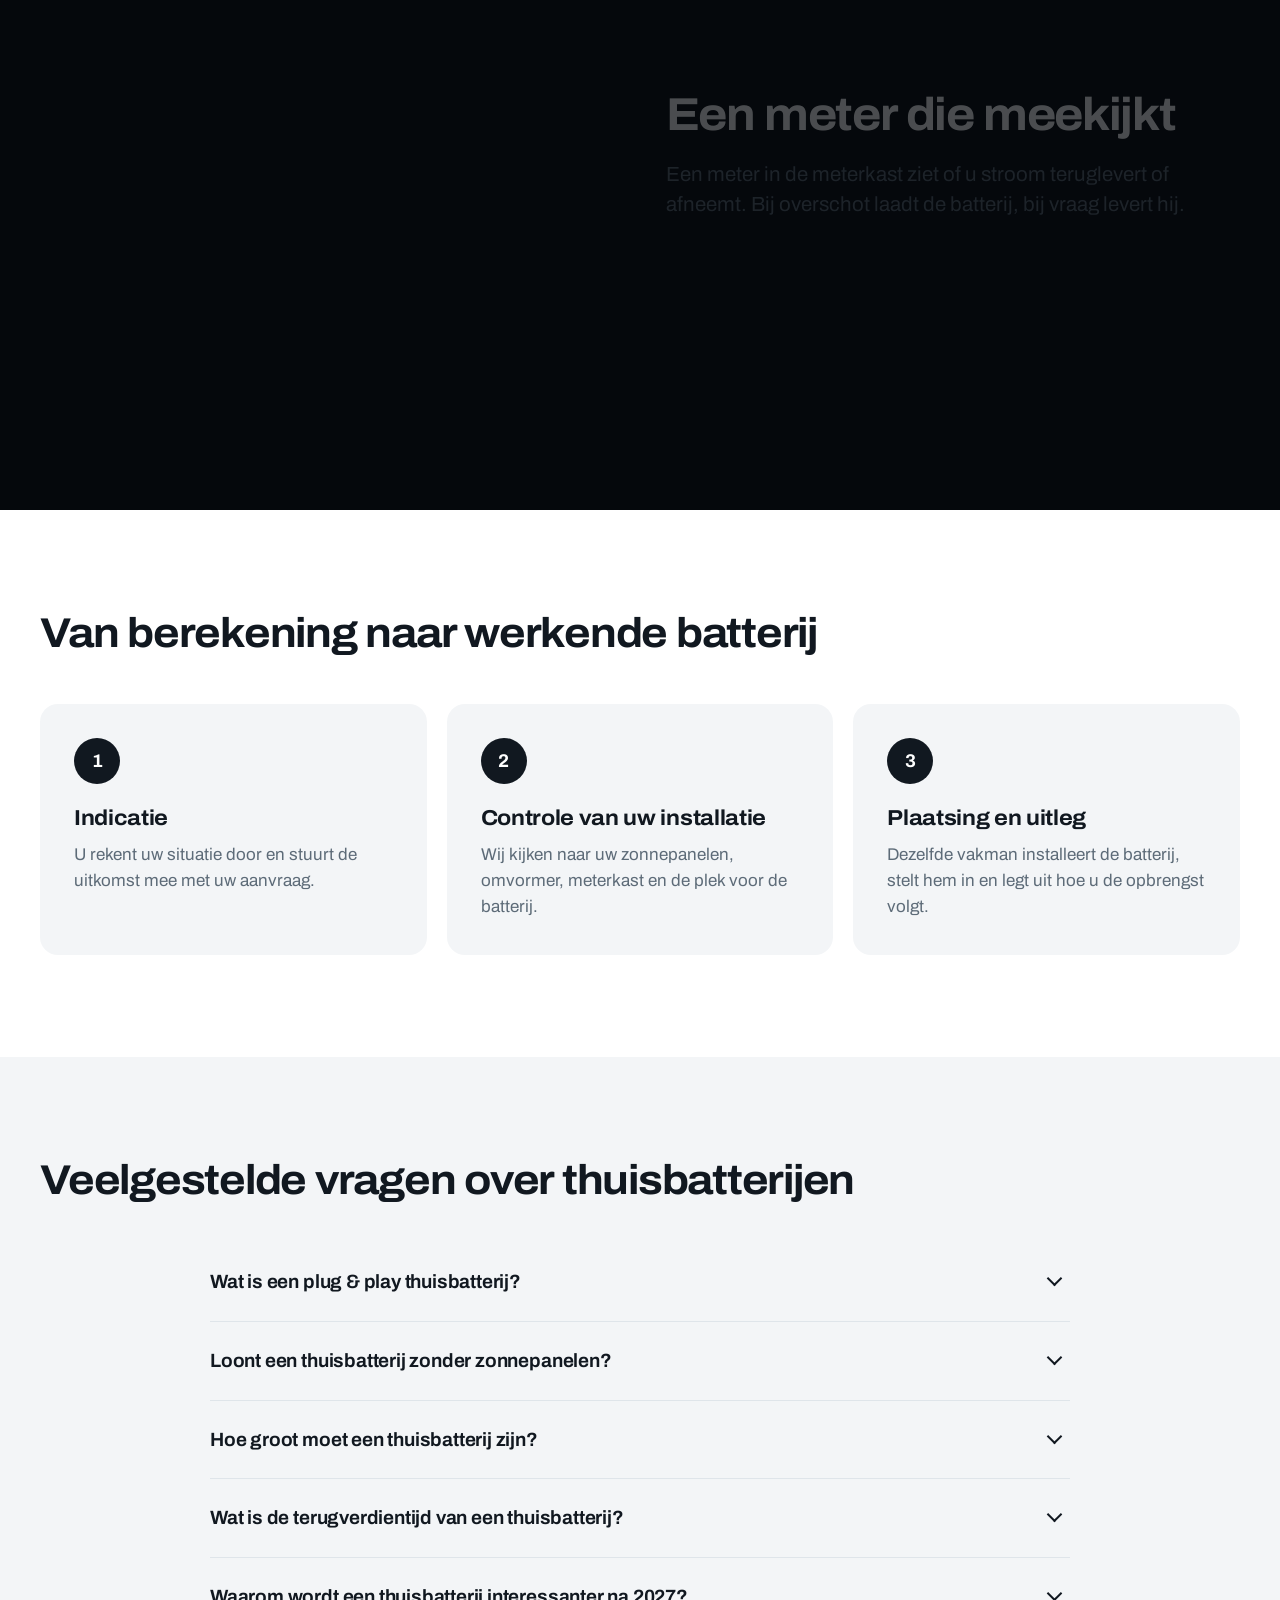
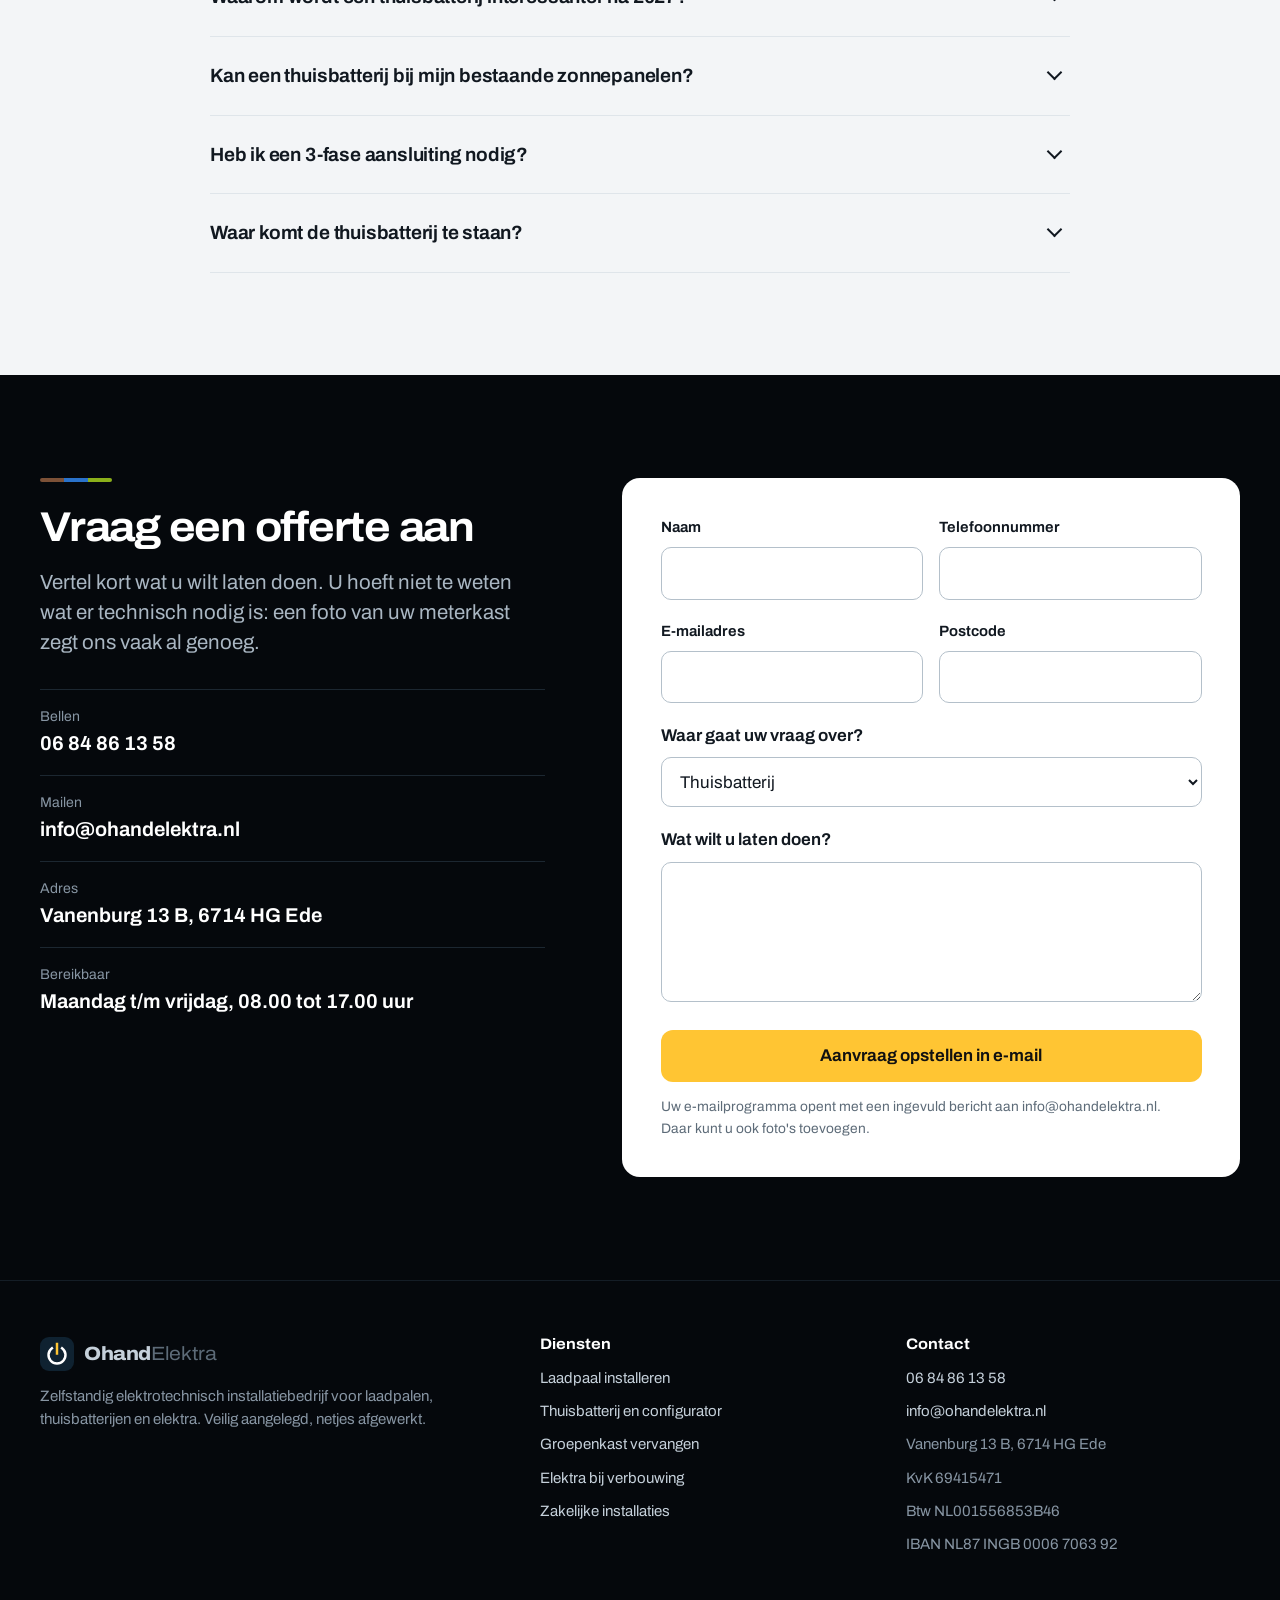
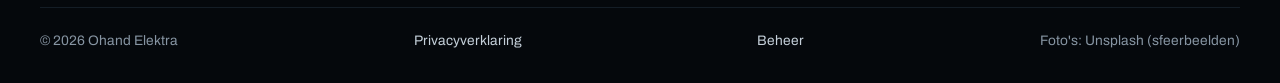
<file: thuisbatterij/index.html>
<!doctype html>
<html lang="nl">
<head>
<meta charset="utf-8">
<script>document.documentElement.className="js"</script>
<meta name="viewport" content="width=device-width, initial-scale=1">
<title>Thuisbatterij berekenen: capaciteit en terugverdientijd | Ohand Elektra</title>
<meta name="description" content="Bereken welke thuisbatterij bij u past: vast of plug & play, met of zonder zonnepanelen. Met capaciteit in kWh, besparing en terugverdientijd.">
<link rel="canonical" href="https://westsaid83.github.io/ohand-elektra/thuisbatterij/">
<meta name="theme-color" content="#0f2231">
<meta property="og:type" content="website">
<meta property="og:locale" content="nl_NL">
<meta property="og:site_name" content="Ohand Elektra">
<meta property="og:title" content="Thuisbatterij berekenen: capaciteit en terugverdientijd | Ohand Elektra">
<meta property="og:description" content="Bereken welke thuisbatterij bij u past: vast of plug & play, met of zonder zonnepanelen. Met capaciteit in kWh, besparing en terugverdientijd.">
<meta property="og:url" content="https://westsaid83.github.io/ohand-elektra/thuisbatterij/">
<meta property="og:image" content="https://westsaid83.github.io/ohand-elektra/images/og.jpg">
<meta name="twitter:card" content="summary_large_image">
<link rel="icon" href="../icon.svg" type="image/svg+xml">
<link rel="preload" href="../assets/fonts/archivo.woff2" as="font" type="font/woff2" crossorigin>
<link rel="stylesheet" href="../assets/site.css">
<script type="application/ld+json">{"@context": "https://schema.org", "@graph": [{"@type": "Electrician", "@id": "https://westsaid83.github.io/ohand-elektra/#bedrijf", "name": "Ohand Elektra", "url": "https://westsaid83.github.io/ohand-elektra/", "email": "info@ohandelektra.nl", "image": "https://westsaid83.github.io/ohand-elektra/images/og.jpg", "description": "Elektrotechnisch installatiebedrijf voor laadpalen, thuisbatterijen, groepenkasten en elektra in woning en bedrijf.", "knowsAbout": ["Laadpaal installeren", "Thuisbatterij", "Groepenkast vervangen", "Elektrische installatie"], "openingHours": "Mo-Fr 08:00-17:00", "telephone": "+31684861358", "address": {"@type": "PostalAddress", "streetAddress": "Vanenburg 13 B", "postalCode": "6714 HG", "addressLocality": "Ede", "addressCountry": "NL"}, "vatID": "NL001556853B46"}, {"@type": "WebSite", "@id": "https://westsaid83.github.io/ohand-elektra/#site", "url": "https://westsaid83.github.io/ohand-elektra/", "name": "Ohand Elektra", "inLanguage": "nl-NL"}, {"@type": "BreadcrumbList", "itemListElement": [{"@type": "ListItem", "position": 1, "name": "Home", "item": "https://westsaid83.github.io/ohand-elektra/"}, {"@type": "ListItem", "position": 2, "name": "Thuisbatterij", "item": "https://westsaid83.github.io/ohand-elektra/thuisbatterij/"}]}, {"@type": "FAQPage", "mainEntity": [{"@type": "Question", "name": "Wat is een plug & play thuisbatterij?", "acceptedAnswer": {"@type": "Answer", "text": "Een plug & play batterij, ook wel stekkerbatterij, sluit u aan op een gewoon stopcontact. Een meter op uw slimme meter vertelt de batterij wanneer hij moet laden of leveren. De meeste modellen leveren maximaal 800 watt en hebben een capaciteit van ongeveer 1,5 tot 5 kWh. Dat is genoeg voor het basisverbruik in huis, niet voor een kookplaat of laadpaal."}}, {"@type": "Question", "name": "Loont een thuisbatterij zonder zonnepanelen?", "acceptedAnswer": {"@type": "Answer", "text": "Alleen met een dynamisch contract. De batterij laadt dan op uren waarop stroom goedkoop is en levert op dure uren. Met een vast of variabel contract betaalt u elk uur dezelfde prijs en valt er niets te verdienen. De configurator rekent dit voor u door."}}, {"@type": "Question", "name": "Hoe groot moet een thuisbatterij zijn?", "acceptedAnswer": {"@type": "Answer", "text": "Dat hangt af van uw stroomverbruik in de avond en nacht en van wat uw zonnepanelen overdag overhouden. Voor veel huishoudens met zonnepanelen komt de berekening uit tussen 5 en 10 kWh. Een grotere batterij slaat meer op, maar staat in de winter vaker leeg en verdient zich daardoor langzamer terug."}}, {"@type": "Question", "name": "Wat is de terugverdientijd van een thuisbatterij?", "acceptedAnswer": {"@type": "Answer", "text": "Die verschilt sterk per woning. Ze hangt af van uw verbruik, het aantal zonnepanelen, uw stroomprijs, de vergoeding voor terugleveren en de aanschafprijs. De configurator op deze pagina rekent het door met uw eigen gegevens en laat de aannames zien."}}, {"@type": "Question", "name": "Waarom wordt een thuisbatterij interessanter na 2027?", "acceptedAnswer": {"@type": "Answer", "text": "Op 1 januari 2027 stopt de salderingsregeling. Teruggeleverde stroom wordt dan niet meer weggestreept tegen wat u afneemt. U krijgt er een lagere vergoeding voor, en sommige leveranciers rekenen terugleverkosten. Zelf gebruiken van uw eigen stroom levert dan meer op."}}, {"@type": "Question", "name": "Kan een thuisbatterij bij mijn bestaande zonnepanelen?", "acceptedAnswer": {"@type": "Answer", "text": "Meestal wel. Een batterij kan naast uw bestaande omvormer worden geplaatst (AC-gekoppeld), of samen met een hybride omvormer. Wij kijken naar uw omvormer, de ruimte bij uw meterkast en uw aansluiting."}}, {"@type": "Question", "name": "Heb ik een 3-fase aansluiting nodig?", "acceptedAnswer": {"@type": "Answer", "text": "Niet altijd. Kleinere batterijen werken op een 1-fase aansluiting. Bij grotere vermogens, of als u ook een laadpaal of warmtepomp heeft, is 3-fase vaak beter. Wij adviseren hierover bij de offerte."}}, {"@type": "Question", "name": "Waar komt de thuisbatterij te staan?", "acceptedAnswer": {"@type": "Answer", "text": "Bij voorkeur in een droge, vorstvrije ruimte dicht bij de meterkast, zoals een garage, berging of technische ruimte. Wij letten daarbij op ventilatie en brandveiligheid volgens de voorschriften van de fabrikant."}}]}, {"@type": "Service", "name": "Thuisbatterij plaatsen", "serviceType": "Advies en installatie van thuisbatterijen", "provider": {"@id": "https://westsaid83.github.io/ohand-elektra/#bedrijf"}}, {"@type": "WebApplication", "name": "Thuisbatterij-configurator", "url": "https://westsaid83.github.io/ohand-elektra/thuisbatterij/#configurator", "applicationCategory": "UtilitiesApplication", "operatingSystem": "Alle", "inLanguage": "nl-NL", "offers": {"@type": "Offer", "price": "0", "priceCurrency": "EUR"}}]}</script>
</head>
<body>
<a class="skip" href="#inhoud">Naar de inhoud</a>
<header class="site-header">
  <div class="wrap">
    <a class="brand" href="../" aria-label="Ohand Elektra, naar de homepage"><svg viewBox="0 0 36 36" aria-hidden="true"><rect width="36" height="36" fill="#0f2231"/><path d="M12.6 11.9a9 9 0 1 0 10.8 0" fill="none" stroke="#fff" stroke-width="2.6" stroke-linecap="square"/><path d="M18 7.5v10" stroke="#ffc533" stroke-width="2.6" stroke-linecap="square"/></svg><span>Ohand<span>Elektra</span></span></a>
    <button class="menu-btn" type="button" aria-expanded="false" aria-controls="nav">Menu</button>
    <nav class="nav" id="nav" aria-label="Hoofdmenu">
      <div class="drop">
        <button class="drop-btn" type="button" aria-expanded="false" aria-controls="drop-diensten">Diensten</button>
        <div class="drop-menu" id="drop-diensten"><a href="../laadpaal-installeren/"><svg class="ic" viewBox="0 0 24 24" fill="none" stroke="currentColor" stroke-width="1.7" stroke-linecap="round" stroke-linejoin="round" aria-hidden="true"><rect x="6" y="3" width="9" height="13" rx="2"/><path d="M9 7.5h3M10.5 16v5M7 21h7M15 9h2a2 2 0 0 1 2 2v4"/></svg><span>Laadpaal thuis</span></a><a href="../laadpaal-installeren/#bedrijf"><svg class="ic" viewBox="0 0 24 24" fill="none" stroke="currentColor" stroke-width="1.7" stroke-linecap="round" stroke-linejoin="round" aria-hidden="true"><path d="M4 21V5a1 1 0 0 1 1-1h8a1 1 0 0 1 1 1v16M14 10h5a1 1 0 0 1 1 1v10M3 21h18M8 8h2M8 12h2M8 16h2"/></svg><span>Laadpaal voor bedrijf en VvE</span></a><a href="../laadpaal-installeren/#zonnestroom"><svg class="ic" viewBox="0 0 24 24" fill="none" stroke="currentColor" stroke-width="1.7" stroke-linecap="round" stroke-linejoin="round" aria-hidden="true"><circle cx="12" cy="12" r="4"/><path d="M12 2v2.5M12 19.5V22M2 12h2.5M19.5 12H22M4.9 4.9l1.8 1.8M17.3 17.3l1.8 1.8M4.9 19.1l1.8-1.8M17.3 6.7l1.8-1.8"/></svg><span>Laden op zonnestroom</span></a><a href="../laadpaal-installeren/#load-balancing"><svg class="ic" viewBox="0 0 24 24" fill="none" stroke="currentColor" stroke-width="1.7" stroke-linecap="round" stroke-linejoin="round" aria-hidden="true"><path d="M12 4v16M5 20h14M4 8h16M4 8l-2 6a3 3 0 0 0 6 0zM20 8l-2 6a3 3 0 0 0 6 0z" transform="scale(.9) translate(1.3 1.3)"/></svg><span>Load balancing</span></a><a href="../thuisbatterij/"><svg class="ic" viewBox="0 0 24 24" fill="none" stroke="currentColor" stroke-width="1.7" stroke-linecap="round" stroke-linejoin="round" aria-hidden="true"><rect x="3" y="7" width="16" height="10" rx="2"/><path d="M21 10.5v3M7 10.5v3M10.5 10.5v3"/></svg><span>Thuisbatterij plaatsen</span></a><a href="../thuisbatterij/#plug-en-play"><svg class="ic" viewBox="0 0 24 24" fill="none" stroke="currentColor" stroke-width="1.7" stroke-linecap="round" stroke-linejoin="round" aria-hidden="true"><path d="M9 3v5M15 3v5M6 8h12v3a6 6 0 0 1-12 0zM12 17v4"/></svg><span>Plug & play batterij</span></a><a href="../thuisbatterij/#configurator"><svg class="ic" viewBox="0 0 24 24" fill="none" stroke="currentColor" stroke-width="1.7" stroke-linecap="round" stroke-linejoin="round" aria-hidden="true"><rect x="5" y="3" width="14" height="18" rx="2"/><path d="M8.5 7.5h7M8.5 12h1M12 12h1M15.5 12h0M8.5 16h1M12 16h1M15.5 16h0"/></svg><span>Thuisbatterij berekenen</span></a><a href="../elektra/#groepenkast"><svg class="ic" viewBox="0 0 24 24" fill="none" stroke="currentColor" stroke-width="1.7" stroke-linecap="round" stroke-linejoin="round" aria-hidden="true"><rect x="4" y="3" width="16" height="18" rx="2"/><path d="M8 7v4M12 7v4M16 7v4M8 15h8"/></svg><span>Groepenkast vervangen</span></a><a href="../elektra/#drie-fase"><svg class="ic" viewBox="0 0 24 24" fill="none" stroke="currentColor" stroke-width="1.7" stroke-linecap="round" stroke-linejoin="round" aria-hidden="true"><path d="M13 2L5 13.5h6L10 22l8-11.5h-6z"/></svg><span>Van 1-fase naar 3-fase</span></a><a href="../elektra/#verbouwing"><svg class="ic" viewBox="0 0 24 24" fill="none" stroke="currentColor" stroke-width="1.7" stroke-linecap="round" stroke-linejoin="round" aria-hidden="true"><path d="M14 6l4 4M3 21l9.5-9.5M12.5 4.5l7 7-2.5 2.5-7-7z"/></svg><span>Elektra bij verbouwing</span></a><a href="../elektra/#zakelijk"><svg class="ic" viewBox="0 0 24 24" fill="none" stroke="currentColor" stroke-width="1.7" stroke-linecap="round" stroke-linejoin="round" aria-hidden="true"><path d="M5 20l3-13h8l3 13M7 12h10M4 20h16"/></svg><span>Zakelijke installaties</span></a></div>
      </div>
      <a href="../laadpaal-installeren/">Laadpalen</a><a href="../thuisbatterij/" aria-current="page">Thuisbatterijen</a><a href="../elektra/">Elektra</a>
      <a href="#contact">Contact</a>
      <a class="btn btn--call" href="tel:+31684861358"><svg class="ic" viewBox="0 0 24 24" fill="none" stroke="currentColor" stroke-width="1.7" stroke-linecap="round" stroke-linejoin="round" aria-hidden="true"><path d="M5 4h4l1.5 4.5-2 1.5a12 12 0 0 0 5.5 5.5l1.5-2L20 15v4a1 1 0 0 1-1 1A15 15 0 0 1 4 5a1 1 0 0 1 1-1z"/></svg><span>06 84 86 13 58</span></a>
    </nav>
  </div>
  <span class="wires" aria-hidden="true"></span>
</header>
<main id="inhoud">

<section class="page-hero">
  <div class="wrap page-hero-grid">
    <div>
      <p class="crumbs"><a href="../">Home</a> / Thuisbatterijen</p>
      <h1>Thuisbatterij: bereken wat bij u past</h1>
      <p class="lead">Vast geplaatst of plug & play, met of zonder zonnepanelen. U ziet direct hoeveel kWh past, wat het ongeveer oplevert en wanneer u het terugverdient.</p>
      <div class="btn-row">
        <a class="btn btn--primary" href="#configurator">Start de berekening</a>
        <a class="btn btn--ghost" href="#contact">Vraag advies aan</a>
      </div>
    </div>
    <div class="stage" data-scene-wrap>
      <canvas data-scene="kop" data-modules="3" role="img" aria-label="Driedimensionaal model van een thuisbatterij met drie modules"></canvas>
    </div>
  </div>
</section>

<section class="section section--mist" id="configurator">
  <div class="wrap">
    <div class="center reveal">
      <h2>Thuisbatterij-configurator</h2>
      <p class="lead">Vier stappen. De uitkomst rekent bij elke wijziging mee.</p>
    </div>
    <div class="cfg">
      <form class="cfg-form" id="cfg-form">
        <p class="cfg-step"><b>1</b> Uw stroomverbruik</p>
        <div class="field">
          <label for="f-verbruik">Hoeveel stroom verbruikt u? <output id="verbruik-out" for="f-verbruik"></output></label>
          <input type="range" id="f-verbruik" name="verbruik" min="1000" max="12000" step="100" value="3500">
          <p class="hint">Staat op uw jaarafrekening. Weet u het niet? Kies een huishouden:</p>
          <div class="chips" style="margin-top:10px">
            <button type="button" class="btn btn--ghost btn--sm" data-preset="1800">1 persoon</button>
            <button type="button" class="btn btn--ghost btn--sm" data-preset="2800">2 personen</button>
            <button type="button" class="btn btn--ghost btn--sm" data-preset="4000">Gezin</button>
            <button type="button" class="btn btn--ghost btn--sm" data-preset="5500">Groot gezin</button>
          </div>
        </div>
        <label class="check"><input type="checkbox" name="auto"><span>Ik laad thuis een elektrische auto<small>Telt 2.500 kWh per jaar bij uw verbruik op. Laat uit als dit al in uw jaarverbruik zit.</small></span></label>
        <label class="check"><input type="checkbox" name="warmtepomp"><span>Ik heb een warmtepomp<small>Telt 2.500 kWh per jaar bij uw verbruik op. Laat uit als dit al in uw jaarverbruik zit.</small></span></label>
        <hr>
        <p class="cfg-step"><b>2</b> Uw zonnepanelen</p>
        <div class="field">
          <label for="f-panelen">Hoeveel zonnepanelen heeft u? <output id="panelen-out" for="f-panelen"></output></label>
          <input type="range" id="f-panelen" name="panelen" min="0" max="40" step="1" value="12">
          <p class="hint">Geen zonnepanelen? Zet de schuif op nul. Een batterij kan dan nog steeds, met een dynamisch contract.</p>
        </div>
        <fieldset class="field" id="zon-velden">
          <legend>Is er overdag meestal iemand thuis?</legend>
          <div class="chips">
            <label><input type="radio" name="thuis" value="ja"><span>Ja</span></label>
            <label><input type="radio" name="thuis" value="deels" checked><span>Deels</span></label>
            <label><input type="radio" name="thuis" value="nee"><span>Nee</span></label>
          </div>
        </fieldset>
        <hr>
        <p class="cfg-step"><b>3</b> Uw energiecontract</p>
        <div class="field">
          <label for="f-leverancier">Wie is uw energieleverancier?</label>
          <input id="f-leverancier" name="leverancier" type="text" list="leveranciers" autocomplete="off" placeholder="Typ of kies, bijvoorbeeld Eneco">
          <datalist id="leveranciers"></datalist>
          <p class="hint">Gaat mee met uw aanvraag, zodat wij uw contract kunnen nakijken.</p>
        </div>
        <p class="notice" id="lev-hint" hidden></p>
        <fieldset class="field">
          <legend>Wat voor contract heeft u?</legend>
          <div class="chips chips--cards">
            <label><input type="radio" name="contract" value="vast" checked><span>Vast<small>één prijs voor de looptijd</small></span></label>
            <label><input type="radio" name="contract" value="variabel"><span>Variabel<small>prijs wijzigt af en toe</small></span></label>
            <label><input type="radio" name="contract" value="dynamisch"><span>Dynamisch<small>elk uur een andere prijs</small></span></label>
          </div>
        </fieldset>
        <div class="two-col">
          <div class="field"><label for="f-stroomprijs">Stroomprijs, € per kWh</label><input id="f-stroomprijs" name="stroomprijs" type="number" step="0.01" min="0" value="0.28" inputmode="decimal"></div>
          <div class="field" id="dyn-veld" hidden><label for="f-prijsverschil">Verschil dal en piek, € per kWh</label><input id="f-prijsverschil" name="prijsverschil" type="number" step="0.01" min="0" value="0.12" inputmode="decimal"></div>
          <div class="field"><label for="f-teruglever">Terugleververgoeding, € per kWh</label><input id="f-teruglever" name="teruglever" type="number" step="0.01" min="0" value="0.05" inputmode="decimal"></div>
          <div class="field"><label for="f-terugleverkosten">Terugleverkosten, € per kWh</label><input id="f-terugleverkosten" name="terugleverkosten" type="number" step="0.01" min="0" value="0.03" inputmode="decimal"></div>
        </div>
        <p class="hint" style="margin:-8px 0 0">Dit zijn gemiddelden. Uw eigen tarieven staan op uw contract of in de app van uw leverancier; wij vullen ze niet per leverancier in, omdat ze per contract verschillen en vaak wijzigen.</p>
        <hr>
        <p class="cfg-step"><b>4</b> Uw wensen</p>
        <fieldset class="field">
          <legend>Welke batterij zoekt u?</legend>
          <div class="chips chips--cards">
            <label><input type="radio" name="soort" value="advies" checked><span>Adviseer mij<small>de beste van de twee</small></span></label>
            <label><input type="radio" name="soort" value="vast"><span>Vaste batterij<small>door de installateur, 5 tot 20 kWh</small></span></label>
            <label><input type="radio" name="soort" value="plug"><span>Plug & play<small>in het stopcontact, 1,5 tot 5 kWh</small></span></label>
          </div>
        </fieldset>
        <fieldset class="field">
          <legend>Wat wilt u ermee bereiken?</legend>
          <div class="chips">
            <label><input type="radio" name="doel" value="besparen" checked><span>Besparen</span></label>
            <label><input type="radio" name="doel" value="noodstroom"><span>Ook stroom bij een storing</span></label>
          </div>
        </fieldset>
        <fieldset class="field">
          <legend>Welke aansluiting heeft u?</legend>
          <div class="chips">
            <label><input type="radio" name="fase" value="1"><span>1-fase</span></label>
            <label><input type="radio" name="fase" value="3"><span>3-fase</span></label>
            <label><input type="radio" name="fase" value="?" checked><span>Weet ik niet</span></label>
          </div>
        </fieldset>
        <details class="adv">
          <summary>Richtprijzen aanpassen</summary>
          <div class="two-col">
            <div class="field"><label for="f-prijsvast">Vaste batterij, vast deel in €</label><input id="f-prijsvast" name="prijsvast" type="number" step="50" min="0" value="1200" inputmode="numeric"></div>
            <div class="field"><label for="f-prijskwh">Vaste batterij, € per kWh</label><input id="f-prijskwh" name="prijskwh" type="number" step="10" min="0" value="450" inputmode="numeric"></div>
            <div class="field"><label for="f-plugvast">Plug & play, vast deel in €</label><input id="f-plugvast" name="plugvast" type="number" step="50" min="0" value="200" inputmode="numeric"></div>
            <div class="field"><label for="f-plugkwh">Plug & play, € per kWh</label><input id="f-plugkwh" name="plugkwh" type="number" step="10" min="0" value="380" inputmode="numeric"></div>
            <div class="field"><label for="f-wp">Vermogen per paneel in Wp</label><input id="f-wp" name="wp" type="number" step="5" min="100" value="400" inputmode="numeric"></div>
          </div>
        </details>
      </form>

      <div class="cfg-result" aria-live="polite">
        <div class="cfg-stage" data-scene-wrap><canvas data-scene="cfg" data-modules="2" data-pointer="0" data-yaw="-0.55" aria-hidden="true"></canvas></div>
        <h3>Passend bij uw situatie</h3>
        <div class="batt-num" id="r-cap">–</div>
        <span class="batt-soort" id="r-soort"></span>
        <p class="verdict" id="r-verdict"></p>
        <div class="kpis">
          <div><strong id="r-save">–</strong><span>besparing per jaar</span></div>
          <div><strong id="r-payback">–</strong><span>terugverdientijd</span></div>
          <div><strong id="r-profit">–</strong><span id="r-profit-label">winst na 15 jaar</span></div>
        </div>
        <div class="block" id="r-zelf">
          <h3>Aandeel van uw verbruik uit eigen zonnestroom</h3>
          <div class="self-row"><span>Zonder batterij</span><div class="self-bar"><i id="r-self0"></i></div><b id="r-self0-n"></b></div>
          <div class="self-row"><span>Met batterij</span><div class="self-bar"><i class="with" id="r-self1"></i></div><b id="r-self1-n"></b></div>
        </div>
        <div class="block">
          <h3>Vast en plug & play naast elkaar</h3>
          <table class="compare">
            <thead><tr><th scope="col">Soort</th><th scope="col">Capaciteit</th><th scope="col">Richtprijs</th><th scope="col">Per jaar</th><th scope="col">Terug in</th></tr></thead>
            <tbody id="r-compare"></tbody>
          </table>
        </div>
        <div class="block chart">
          <h3>Saldo van uw investering over 15 jaar</h3>
          <svg id="r-chart" role="img" aria-label="Grafiek: het saldo begint op min de investering en stijgt elk jaar met de besparing"></svg>
        </div>
        <ul class="cfg-notes">
          <li>Richtprijs inclusief btw: <span id="r-cost"></span>. De werkelijke prijs volgt uit onze offerte.</li>
          <li id="r-handel" hidden>Waarvan <span id="r-handel-n"></span> per jaar door laden op goedkope en gebruiken op dure uren.</li>
          <li id="r-plug" hidden>Een stekkerbatterij levert meestal maximaal 800 watt. Laat controleren of de groep waarop hij komt dat aankan.</li>
          <li id="r-nood" hidden>Voor stroom bij een storing is een vaste batterij met noodstroomfunctie nodig. De meeste stekkerbatterijen schakelen uit als het net wegvalt.</li>
          <li id="r-fase" hidden>Bij deze capaciteit is een 3-fase aansluiting vaak nodig. Wij kijken dit voor u na.</li>
          <li>Schatting op basis van gemiddelden, geen garantie. Gerekend zonder salderen (situatie vanaf 2027).</li>
        </ul>
        <button class="btn btn--primary" type="button" id="r-send">Vraag advies aan met deze berekening</button>
      </div>
    </div>
  </div>
</section>

<section class="section">
  <div class="wrap split reveal split--flip">
    <div>
      <h2>Zo rekent de configurator</h2>
      <p>Zonnepanelen leveren het meest als u het minst verbruikt: midden op de dag. Zonder batterij gebruikt een gemiddeld huishouden daardoor ongeveer een derde van de eigen opwek direct. De rest gaat het net op.</p>
      <p>Een batterij schuift dat overschot door naar de avond en nacht. De configurator schat hoeveel kWh u daarmee extra zelf gebruikt en zet die tegen uw stroomprijs. Daarvan gaat af wat u anders voor terugleveren had gekregen.</p>
      <p>Heeft u een dynamisch contract, dan telt ook mee dat de batterij laadt op goedkope uren en levert op dure. Zonder zonnepanelen is dat de enige opbrengst.</p>
      <ul class="ticks">
        <li>Gerekend met de situatie zonder salderen, vanaf 2027</li>
        <li>Laad- en ontlaadverlies van 10 procent meegenomen</li>
        <li>Rekening gehouden met veroudering van de batterij</li>
        <li>Alle prijzen en tarieven kunt u zelf aanpassen</li>
      </ul>
      <p style="margin-top:20px">Wat een thuisbatterij oplevert, verschilt per woning. Wij beloven daarom geen vaste besparing: de configurator geeft een indicatie, de offerte volgt na een blik op uw installatie.</p>
    </div>
    <img src="../images/groepenkast-1200.webp" srcset="../images/groepenkast-640.webp 640w, ../images/groepenkast-1200.webp 1200w" sizes="(max-width: 860px) 100vw, 50vw" width="1200" height="900" alt="Groepenkast met automaten en nette bedrading" loading="lazy" decoding="async">
  </div>
</section>

<section class="section section--mist" id="plug-en-play">
  <div class="wrap">
    <div class="center reveal">
      <h2>Vast geplaatst of plug & play?</h2>
      <p class="lead">Twee manieren om stroom op te slaan. Welke past, hangt af van uw verbruik en uw woning.</p>
    </div>
    <div class="duo">
      <article class="reveal"><svg class="ic" viewBox="0 0 24 24" fill="none" stroke="currentColor" stroke-width="1.7" stroke-linecap="round" stroke-linejoin="round" aria-hidden="true"><rect x="3" y="7" width="16" height="10" rx="2"/><path d="M21 10.5v3M7 10.5v3M10.5 10.5v3"/></svg><h3>Vaste thuisbatterij</h3>
        <ul class="ticks"><li>5 tot 20 kWh, uit te breiden per module</li><li>Eigen groep, geplaatst door de installateur</li><li>Genoeg vermogen voor het hele huis</li><li>Mogelijk met noodstroomfunctie</li></ul></article>
      <article class="reveal"><svg class="ic" viewBox="0 0 24 24" fill="none" stroke="currentColor" stroke-width="1.7" stroke-linecap="round" stroke-linejoin="round" aria-hidden="true"><path d="M9 3v5M15 3v5M6 8h12v3a6 6 0 0 1-12 0zM12 17v4"/></svg><h3>Plug & play batterij</h3>
        <ul class="ticks"><li>Ongeveer 1,5 tot 5 kWh</li><li>In een stopcontact, ook in een huurwoning</li><li>Levert meestal maximaal 800 watt</li><li>Werkt ook zonder zonnepanelen, met een dynamisch contract</li></ul></article>
    </div>
  </div>
</section>

<section class="explode" aria-labelledby="opbouw-kop">
  <div class="wrap explode-intro center reveal">
    <h2 id="opbouw-kop">Zo zit een vaste thuisbatterij in elkaar</h2>
    <p class="lead">Scroll verder en het model schuift open.</p>
  </div>
  <div class="wrap explode-grid">
    <div class="explode-stage" data-scene-wrap>
      <canvas data-scene="opbouw" data-modules="4" data-pointer="0" role="img" aria-label="Opengewerkt model van een thuisbatterij: omvormer bovenop, daaronder vier batterijmodules"></canvas>
    </div>
    <div class="explode-steps" id="opbouw-stappen">
      <article class="is-on"><h2>De omvormer bovenop</h2><p class="lead">Een batterij slaat gelijkstroom op, uw huis gebruikt wisselstroom. De omvormer zet het om, in beide richtingen.</p></article>
      <article><h2>Modules die u stapelt</h2><p class="lead">De capaciteit groeit per module. Daardoor past een batterij bij uw verbruik van nu, en kunt u bij veel systemen later uitbreiden.</p></article>
      <article><h2>Een meter die meekijkt</h2><p class="lead">Een meter in de meterkast ziet of u stroom teruglevert of afneemt. Bij overschot laadt de batterij, bij vraag levert hij.</p></article>
    </div>
  </div>
</section>

<section class="section">
  <div class="wrap">
    <h2 class="reveal">Van berekening naar werkende batterij</h2>
    <ol class="steps reveal">
      <li><h3>Indicatie</h3><p>U rekent uw situatie door en stuurt de uitkomst mee met uw aanvraag.</p></li>
      <li><h3>Controle van uw installatie</h3><p>Wij kijken naar uw zonnepanelen, omvormer, meterkast en de plek voor de batterij.</p></li>
      <li><h3>Plaatsing en uitleg</h3><p>Dezelfde vakman installeert de batterij, stelt hem in en legt uit hoe u de opbrengst volgt.</p></li>
    </ol>
  </div>
</section>

<section class="section section--mist">
  <div class="wrap">
    <h2 class="reveal">Veelgestelde vragen over thuisbatterijen</h2>
    <div class="faq reveal"><details><summary>Wat is een plug & play thuisbatterij?</summary><p>Een plug & play batterij, ook wel stekkerbatterij, sluit u aan op een gewoon stopcontact. Een meter op uw slimme meter vertelt de batterij wanneer hij moet laden of leveren. De meeste modellen leveren maximaal 800 watt en hebben een capaciteit van ongeveer 1,5 tot 5 kWh. Dat is genoeg voor het basisverbruik in huis, niet voor een kookplaat of laadpaal.</p></details><details><summary>Loont een thuisbatterij zonder zonnepanelen?</summary><p>Alleen met een dynamisch contract. De batterij laadt dan op uren waarop stroom goedkoop is en levert op dure uren. Met een vast of variabel contract betaalt u elk uur dezelfde prijs en valt er niets te verdienen. De configurator rekent dit voor u door.</p></details><details><summary>Hoe groot moet een thuisbatterij zijn?</summary><p>Dat hangt af van uw stroomverbruik in de avond en nacht en van wat uw zonnepanelen overdag overhouden. Voor veel huishoudens met zonnepanelen komt de berekening uit tussen 5 en 10 kWh. Een grotere batterij slaat meer op, maar staat in de winter vaker leeg en verdient zich daardoor langzamer terug.</p></details><details><summary>Wat is de terugverdientijd van een thuisbatterij?</summary><p>Die verschilt sterk per woning. Ze hangt af van uw verbruik, het aantal zonnepanelen, uw stroomprijs, de vergoeding voor terugleveren en de aanschafprijs. De configurator op deze pagina rekent het door met uw eigen gegevens en laat de aannames zien.</p></details><details><summary>Waarom wordt een thuisbatterij interessanter na 2027?</summary><p>Op 1 januari 2027 stopt de salderingsregeling. Teruggeleverde stroom wordt dan niet meer weggestreept tegen wat u afneemt. U krijgt er een lagere vergoeding voor, en sommige leveranciers rekenen terugleverkosten. Zelf gebruiken van uw eigen stroom levert dan meer op.</p></details><details><summary>Kan een thuisbatterij bij mijn bestaande zonnepanelen?</summary><p>Meestal wel. Een batterij kan naast uw bestaande omvormer worden geplaatst (AC-gekoppeld), of samen met een hybride omvormer. Wij kijken naar uw omvormer, de ruimte bij uw meterkast en uw aansluiting.</p></details><details><summary>Heb ik een 3-fase aansluiting nodig?</summary><p>Niet altijd. Kleinere batterijen werken op een 1-fase aansluiting. Bij grotere vermogens, of als u ook een laadpaal of warmtepomp heeft, is 3-fase vaak beter. Wij adviseren hierover bij de offerte.</p></details><details><summary>Waar komt de thuisbatterij te staan?</summary><p>Bij voorkeur in een droge, vorstvrije ruimte dicht bij de meterkast, zoals een garage, berging of technische ruimte. Wij letten daarbij op ventilatie en brandveiligheid volgens de voorschriften van de fabrikant.</p></details></div>
  </div>
</section>


<section class="section section--ink" id="contact">
  <div class="wrap contact">
    <div>
      <span class="wires wires--short"></span>
      <h2>Vraag een offerte aan</h2>
      <p class="lead">Vertel kort wat u wilt laten doen. U hoeft niet te weten wat er technisch nodig is: een foto van uw meterkast zegt ons vaak al genoeg.</p>
      <ul class="contact-list">
        <li><span>Bellen</span><a href="tel:+31684861358">06 84 86 13 58</a></li>
        <li><span>Mailen</span><a href="mailto:info@ohandelektra.nl">info@ohandelektra.nl</a></li>
        <li><span>Adres</span><b>Vanenburg 13 B, 6714 HG Ede</b></li>
        <li><span>Bereikbaar</span><b>Maandag t/m vrijdag, 08.00 tot 17.00 uur</b></li>
      </ul>
    </div>
    <form class="contact-form" id="contact-form" data-to="info@ohandelektra.nl" novalidate>
      <div class="two-col">
        <div class="field"><label for="c-naam">Naam</label><input id="c-naam" name="naam" type="text" autocomplete="name" required></div>
        <div class="field"><label for="c-telefoon">Telefoonnummer</label><input id="c-telefoon" name="telefoon" type="tel" autocomplete="tel"></div>
      </div>
      <div class="two-col">
        <div class="field"><label for="c-email">E-mailadres</label><input id="c-email" name="email" type="email" autocomplete="email" required></div>
        <div class="field"><label for="c-postcode">Postcode</label><input id="c-postcode" name="postcode" type="text" autocomplete="postal-code"></div>
      </div>
      <div class="field"><label for="c-onderwerp">Waar gaat uw vraag over?</label><select id="c-onderwerp" name="onderwerp"><option>Laadpaal</option><option selected>Thuisbatterij</option><option>Groepenkast</option><option>Elektra bij verbouwing</option><option>Zakelijk project</option><option>Iets anders</option></select></div>
      <div class="field"><label for="c-bericht">Wat wilt u laten doen?</label><textarea id="c-bericht" name="bericht" required></textarea></div>
      <button class="btn btn--primary" type="submit">Aanvraag opstellen in e-mail</button>
      <p class="fine" id="c-status" role="status">Uw e-mailprogramma opent met een ingevuld bericht aan info@ohandelektra.nl. Daar kunt u ook foto's toevoegen.</p>
    </form>
  </div>
</section>
</main>
<div class="callbar">
  <a class="btn btn--call" href="tel:+31684861358"><svg class="ic" viewBox="0 0 24 24" fill="none" stroke="currentColor" stroke-width="1.7" stroke-linecap="round" stroke-linejoin="round" aria-hidden="true"><path d="M5 4h4l1.5 4.5-2 1.5a12 12 0 0 0 5.5 5.5l1.5-2L20 15v4a1 1 0 0 1-1 1A15 15 0 0 1 4 5a1 1 0 0 1 1-1z"/></svg><span>Bel direct</span></a>
  <a class="btn btn--primary" href="#contact">Offerte aanvragen</a>
</div>
<footer class="site-footer">
  <div class="wrap">
    <div class="foot-grid">
      <div>
        <a class="brand" href="../"><svg viewBox="0 0 36 36" aria-hidden="true"><rect width="36" height="36" fill="#0f2231"/><path d="M12.6 11.9a9 9 0 1 0 10.8 0" fill="none" stroke="#fff" stroke-width="2.6" stroke-linecap="square"/><path d="M18 7.5v10" stroke="#ffc533" stroke-width="2.6" stroke-linecap="square"/></svg><span>Ohand<span>Elektra</span></span></a>
        <p>Zelfstandig elektrotechnisch installatiebedrijf voor laadpalen, thuisbatterijen en elektra. Veilig aangelegd, netjes afgewerkt.</p>
        
      </div>
      <div>
        <h2>Diensten</h2>
        <ul>
          <li><a href="../laadpaal-installeren/">Laadpaal installeren</a></li>
          <li><a href="../thuisbatterij/">Thuisbatterij en configurator</a></li>
          <li><a href="../elektra/#groepenkast">Groepenkast vervangen</a></li>
          <li><a href="../elektra/#verbouwing">Elektra bij verbouwing</a></li>
          <li><a href="../elektra/#zakelijk">Zakelijke installaties</a></li>
        </ul>
      </div>
      <div>
        <h2>Contact</h2>
        <ul>
          <li><a href="tel:+31684861358">06 84 86 13 58</a></li>
          <li><a href="mailto:info@ohandelektra.nl">info@ohandelektra.nl</a></li>
          <li>Vanenburg 13 B, 6714 HG Ede</li>
          <li>KvK 69415471</li>
          <li>Btw NL001556853B46</li>
          <li>IBAN NL87 INGB 0006 7063 92</li>
        </ul>
      </div>
    </div>
    <div class="foot-base">
      <span>© 2026 Ohand Elektra</span>
      <span><a href="../privacyverklaring/">Privacyverklaring</a></span>
      <span><a href="../beheer/" rel="nofollow">Beheer</a></span>
      <span>Foto's: Unsplash (sfeerbeelden)</span>
    </div>
  </div>
</footer>
<script src="../assets/calc.js" defer></script><script src="../assets/site.js" defer></script><script type="importmap">{"imports":{"three":"../assets/vendor/three.module.min.js"}}</script><script type="module" src="../assets/scene.js"></script>
</body>
</html>
</file>
<file: assets/site.css>
/* Ohand Elektra — één stylesheet voor de hele site.
   Stijl (Said, 25 november 2026, derde ronde): praktisch en licht, gericht op
   de aanvraag. Witte menubalk met alle diensten, een foto-hero met een
   stappenformulier, tegels en een belknop die op mobiel in beeld blijft.
   Het 3D-model van de batterij staat alleen nog op de thuisbatterijpagina.
   Marineblauw en signaalgeel blijven de merkkleuren; de drie aderkleuren
   (bruin, blauw, geel-groen) zijn het dunne merkteken onder de menubalk. */

@font-face {
  font-family: "Archivo";
  src: url("fonts/archivo.woff2") format("woff2");
  font-weight: 100 900;
  font-stretch: 62% 125%;
  font-display: swap;
}

:root {
  --night: #05080c;
  --night-2: #0d141b;
  --night-3: #18222c;
  --ink: #111820;
  --text: #1d2730;
  --muted: #5d6b78;
  --paper: #ffffff;
  --mist: #f3f5f7;
  --line: #dfe5ea;
  --volt: #ffc533;
  --volt-dark: #f0b014;
  --blue: #0b63ce;
  --sky: #7db8ff;
  --green: #14805a;
  --lime: #9ac31c;
  --wire-l: #8a5a3c;
  --wire-n: #2f7fe0;
  --wire-pe: #9ac31c;
  --r-lg: 18px;
  --r-md: 12px;
  --r-sm: 10px;
  --wrap: 1200px;
  --gap: clamp(60px, 8vw, 108px);
  --nav-h: 68px;
}

*, *::before, *::after { box-sizing: border-box; }
html { scroll-behavior: smooth; -webkit-text-size-adjust: 100%; scroll-padding-top: calc(var(--nav-h) + 16px); }
body {
  margin: 0;
  font-family: "Archivo", system-ui, -apple-system, "Segoe UI", sans-serif;
  font-size: 17px;
  line-height: 1.55;
  color: var(--text);
  background: var(--paper);
  -webkit-font-smoothing: antialiased;
}
img { max-width: 100%; height: auto; display: block; }
a { color: var(--blue); text-underline-offset: 3px; }
h1, h2, h3 {
  color: var(--ink);
  font-stretch: 108%;
  font-weight: 700;
  line-height: 1.05;
  letter-spacing: -0.03em;
  margin: 0 0 0.45em;
  text-wrap: balance;
}
h1 { font-size: clamp(2.1rem, 4.6vw, 3.5rem); }
h2 { font-size: clamp(1.75rem, 3.4vw, 2.6rem); }
h3 { font-size: 1.35rem; letter-spacing: -0.015em; line-height: 1.2; }
p { margin: 0 0 1em; max-width: 64ch; }
ul { padding-left: 1.2em; }
:focus-visible { outline: 3px solid var(--sky); outline-offset: 3px; border-radius: 6px; }

.wrap { width: min(100% - 40px, var(--wrap)); margin-inline: auto; }
.section { padding-block: var(--gap); }
.section--mist { background: var(--mist); }
.section--ink { background: var(--night); color: #c5d0da; }
.section--ink h1, .section--ink h2, .section--ink h3 { color: #fff; }
.section--ink a { color: #fff; }
.lead { font-size: clamp(1.1rem, 1.6vw, 1.35rem); color: var(--muted); max-width: 56ch; line-height: 1.45; }
.section--ink .lead, .hero .lead, .page-hero .lead { color: #a9b6c2; }
.center { text-align: center; }
.center .lead, .center p { margin-inline: auto; }
.skip { position: absolute; left: -999px; top: 8px; background: #fff; padding: 10px 14px; z-index: 100; border-radius: 8px; }
.skip:focus { left: 8px; }

.wires { display: block; height: 3px; background: linear-gradient(90deg, var(--wire-l) 0 33.3%, var(--wire-n) 33.3% 66.6%, var(--wire-pe) 66.6%); opacity: .9; }
.wires--short { width: 72px; height: 4px; margin-bottom: 24px; border-radius: 2px; }

/* Knoppen */
.btn {
  display: inline-flex; align-items: center; justify-content: center; gap: 8px;
  min-height: 50px; padding: 12px 24px; border-radius: 12px;
  font: inherit; font-weight: 650; text-decoration: none; cursor: pointer;
  border: 1.5px solid transparent; transition: background-color .2s, color .2s, border-color .2s, transform .15s;
}
.btn:hover { transform: translateY(-1px); }
.btn:active { transform: scale(.98); }
.btn--primary { background: var(--volt); color: #111; }
.btn--primary:hover { background: #ffd35c; }
.btn--ghost { background: transparent; color: var(--ink); border-color: #9aa7b3; }
.btn--ghost:hover { border-color: var(--ink); }
.section--ink .btn--ghost, .hero .btn--ghost, .page-hero .btn--ghost, .cfg-result .btn--ghost { color: #fff; border-color: #5b6a78; }
.section--ink .btn--ghost:hover, .hero .btn--ghost:hover, .page-hero .btn--ghost:hover { border-color: #fff; }
.btn--sm { min-height: 44px; padding: 8px 16px; font-weight: 600; font-size: .95rem; }
.btn-row { display: flex; flex-wrap: wrap; gap: 12px; margin-top: 30px; }
.center .btn-row { justify-content: center; }

/* Menubalk: wit, met alle diensten in een uitklapmenu */
.ic { width: 22px; height: 22px; flex: none; }
.site-header { position: sticky; top: 0; z-index: 50; background: #fff; box-shadow: 0 1px 0 var(--line); }
.site-header .wrap { display: flex; align-items: center; gap: 24px; min-height: var(--nav-h); }
.brand { display: inline-flex; align-items: center; gap: 10px; font-weight: 800; font-stretch: 110%; font-size: 1.2rem; color: var(--ink); text-decoration: none; letter-spacing: -0.02em; }
.brand svg { width: 34px; height: 34px; border-radius: 9px; }
.brand span span { font-weight: 400; color: var(--muted); }
.nav { margin-left: auto; display: flex; align-items: center; gap: 2px; }
.nav > a, .drop-btn { color: var(--ink); text-decoration: none; padding: 10px 14px; border-radius: 10px; font: inherit; font-weight: 600; font-size: 0.97rem; background: none; border: 0; cursor: pointer; transition: background-color .2s; }
.nav > a:hover, .drop-btn:hover { background: var(--mist); }
.nav > a[aria-current="page"] { box-shadow: inset 0 -3px 0 var(--volt); border-radius: 0; }
.drop { position: relative; }
.drop-btn::after { content: ""; display: inline-block; width: 7px; height: 7px; border-right: 2px solid currentColor; border-bottom: 2px solid currentColor; transform: translateY(-3px) rotate(45deg); margin-left: 9px; transition: transform .2s; }
.drop-btn[aria-expanded="true"]::after { transform: translateY(1px) rotate(-135deg); }
.drop-menu { display: none; position: absolute; left: 0; top: calc(100% + 10px); width: 560px; background: #fff; border-radius: var(--r-lg); box-shadow: 0 18px 50px rgba(17, 24, 32, .18), 0 0 0 1px var(--line); padding: 10px; grid-template-columns: 1fr 1fr; gap: 2px; }
.drop.is-open .drop-menu { display: grid; }
.drop-menu a { display: flex; align-items: center; gap: 12px; padding: 11px 12px; border-radius: 10px; color: var(--ink); text-decoration: none; font-weight: 550; font-size: .95rem; }
.drop-menu a:hover { background: var(--mist); }
.drop-menu .ic { color: var(--blue); }
.btn--call { background: var(--ink); color: #fff; gap: 10px; }
.btn--call:hover { background: #24313d; }
.nav .btn { margin-left: 10px; min-height: 46px; padding: 8px 18px; white-space: nowrap; }
.menu-btn { display: none; margin-left: auto; min-height: 46px; padding: 8px 18px; border: 1.5px solid #9aa7b3; background: #fff; color: var(--ink); border-radius: 12px; font: inherit; font-weight: 650; }
.callbar { display: none; }
@media (max-width: 980px) {
  :root { --nav-h: 60px; }
  .menu-btn { display: inline-flex; align-items: center; }
  .nav { display: none; position: absolute; left: 0; right: 0; top: 100%; background: #fff; flex-direction: column; align-items: stretch; padding: 8px 20px 24px; gap: 0; max-height: calc(100vh - var(--nav-h)); overflow-y: auto; box-shadow: 0 20px 40px rgba(17, 24, 32, .16); }
  .nav.is-open { display: flex; }
  .nav > a, .drop-btn { padding: 16px 4px; border-bottom: 1px solid var(--line); border-radius: 0; font-size: 1.08rem; text-align: left; width: 100%; display: flex; justify-content: space-between; align-items: center; }
  .nav > a[aria-current="page"] { box-shadow: inset 4px 0 0 var(--volt); padding-left: 14px; }
  .drop-menu { position: static; width: auto; box-shadow: none; padding: 6px 0 10px; grid-template-columns: 1fr; border-bottom: 1px solid var(--line); border-radius: 0; }
  .nav .btn { margin: 20px 0 0; border-bottom: 0; border-radius: 12px; min-height: 54px; justify-content: center; }
  /* Belknop die op mobiel in beeld blijft */
  .callbar { display: grid; grid-template-columns: 1fr 1.3fr; gap: 10px; position: fixed; left: 0; right: 0; bottom: 0; z-index: 40; padding: 10px 14px calc(10px + env(safe-area-inset-bottom)); background: rgba(255, 255, 255, .96); box-shadow: 0 -1px 0 var(--line), 0 -10px 30px rgba(17, 24, 32, .1); }
  .callbar .btn { min-height: 50px; padding: 8px 12px; }
  body { padding-bottom: 76px; }
}

/* Hero: foto met het stappenformulier ernaast */
.hero { position: relative; isolation: isolate; color: #d7e0e8; padding-block: clamp(36px, 5vw, 72px); overflow: hidden; background: var(--night-2); }
.hero-bg { position: absolute; inset: 0; width: 100%; height: 100%; object-fit: cover; z-index: -2; }
.hero::before { content: ""; position: absolute; inset: 0; z-index: -1; background: linear-gradient(100deg, rgba(8, 14, 20, .94) 0%, rgba(8, 14, 20, .8) 45%, rgba(8, 14, 20, .35) 100%); }
.hero-grid { display: grid; grid-template-columns: minmax(0, 1.1fr) minmax(0, .9fr); gap: clamp(28px, 5vw, 72px); align-items: center; }
.hero h1 { color: #fff; }
.hero .lead { color: #c3ced8; }
.hero .ticks li::before { border-color: var(--volt); }
.place { display: inline-flex; align-items: center; gap: 8px; margin: 0 0 18px; padding: 6px 14px 6px 10px; border-radius: 999px; background: rgba(255, 255, 255, .1); color: #fff; font-weight: 600; font-size: .92rem; }
.place .ic { width: 18px; height: 18px; color: var(--volt); }
@media (max-width: 940px) { .hero-grid { grid-template-columns: minmax(0, 1fr); } .hero-copy .ticks { display: none; } }

/* Stappenformulier */
.wiz { background: #fff; color: var(--text); border-radius: var(--r-lg); padding: clamp(18px, 2.4vw, 28px); box-shadow: 0 30px 70px rgba(0, 0, 0, .35); border-top: 4px solid var(--volt); }
.wiz-top { display: flex; align-items: center; gap: 14px; font-size: .85rem; font-weight: 650; color: var(--muted); margin-bottom: 16px; }
.wiz-bar { flex: 1; height: 6px; border-radius: 3px; background: var(--mist); overflow: hidden; }
.wiz-bar i { display: block; height: 100%; width: 25%; background: var(--volt); border-radius: 3px; transition: width .35s cubic-bezier(.2, .7, .2, 1); }
.wiz-step { border: 0; padding: 0; margin: 0; min-width: 0; }
.js .wiz-step { display: none; }
.js .wiz-step.is-on { display: block; }
.wiz legend { font-size: 1.35rem; font-weight: 700; font-stretch: 106%; letter-spacing: -0.02em; color: var(--ink); padding: 0; margin-bottom: 4px; }
.wiz-sub { font-size: .93rem; color: var(--muted); margin: 0 0 14px; }
.opt { position: relative; display: flex; align-items: center; gap: 14px; padding: 12px 14px; margin-bottom: 8px; border: 1.5px solid var(--line); border-radius: var(--r-md); cursor: pointer; transition: border-color .15s, background-color .15s; min-height: 56px; }
.opt:hover { border-color: var(--ink); background: #fafbfc; }
.opt input { position: absolute; opacity: 0; inset: 0; cursor: pointer; }
.opt:has(input:checked) { border-color: var(--ink); background: #fff8e1; }
.opt:has(input:focus-visible) { outline: 3px solid var(--sky); outline-offset: 2px; }
.opt .ic { width: 26px; height: 26px; color: var(--blue); }
.opt span { display: flex; flex-direction: column; line-height: 1.25; }
.opt b { color: var(--ink); font-weight: 650; }
.opt small { color: var(--muted); font-size: .85rem; }
.opt::after { content: ""; margin-left: auto; width: 8px; height: 8px; border-right: 2px solid #9aa7b3; border-top: 2px solid #9aa7b3; transform: rotate(45deg); flex: none; }
.wiz .btn { width: 100%; }
.wiz-foot { display: flex; flex-wrap: wrap; justify-content: space-between; align-items: center; gap: 8px 16px; margin-top: 14px; padding-top: 14px; border-top: 1px solid var(--line); }
.wiz-terug { background: none; border: 0; font: inherit; font-weight: 600; color: var(--blue); cursor: pointer; padding: 8px 0; text-decoration: underline; text-underline-offset: 3px; }
.wiz-bel { display: inline-flex; align-items: center; gap: 8px; font-weight: 650; color: var(--ink); text-decoration: none; padding: 8px 0; margin-left: auto; }
.wiz-bel .ic { width: 18px; height: 18px; }
.wiz-bel:hover { text-decoration: underline; }

/* Vier zekerheden onder de hero */
.trust { background: var(--night); color: #a9b6c2; padding: 26px 0; }
.trust-grid { display: grid; grid-template-columns: repeat(4, 1fr); gap: 20px; }
.trust-grid div { display: grid; grid-template-columns: 30px 1fr; column-gap: 12px; align-items: center; }
.trust-grid .ic { grid-row: span 2; width: 28px; height: 28px; color: var(--volt); }
.trust-grid b { color: #fff; font-weight: 650; }
.trust-grid span { font-size: .88rem; }
@media (max-width: 900px) { .trust-grid { grid-template-columns: 1fr 1fr; } }
@media (max-width: 480px) { .trust-grid { grid-template-columns: 1fr; gap: 14px; } }

/* Kaarten voor de drie hoofddiensten */
.cards { display: grid; grid-template-columns: repeat(3, 1fr); gap: 22px; margin-top: 44px; }
.card { display: flex; flex-direction: column; background: #fff; border-radius: var(--r-lg); overflow: hidden; text-decoration: none; color: var(--text); box-shadow: 0 0 0 1px var(--line); transition: box-shadow .25s, transform .25s; }
.card:hover { box-shadow: 0 0 0 1.5px var(--ink), 0 18px 40px rgba(17, 24, 32, .12); transform: translateY(-3px); }
.card img { width: 100%; aspect-ratio: 16 / 10; object-fit: cover; }
.card-body { padding: 24px; display: flex; flex-direction: column; flex: 1; }
.card-body .ic { width: 30px; height: 30px; color: var(--blue); margin-bottom: 12px; }
.card-body p { color: var(--muted); margin-bottom: 18px; }
.go { margin-top: auto; font-weight: 650; color: var(--blue); text-decoration: underline; text-underline-offset: 4px; }
@media (max-width: 900px) { .cards { grid-template-columns: 1fr; } }

/* Dienstenraster */
.svc-grid { display: grid; grid-template-columns: repeat(4, 1fr); gap: 12px; margin-top: 40px; }
.svc { display: flex; align-items: center; gap: 12px; min-height: 60px; padding: 12px 16px; background: #fff; border-radius: var(--r-md); box-shadow: 0 0 0 1px var(--line); color: var(--ink); text-decoration: none; font-weight: 600; font-size: .97rem; line-height: 1.25; transition: box-shadow .2s, transform .2s; }
.svc:hover { box-shadow: 0 0 0 1.5px var(--ink); transform: translateY(-2px); }
.svc .ic { color: var(--blue); }
@media (max-width: 1000px) { .svc-grid { grid-template-columns: 1fr 1fr; } }
@media (max-width: 520px) { .svc-grid { grid-template-columns: 1fr; } }

/* Projecten: een strook met grote foto's die opzij doorschuift. De balk
   eronder is het merkteken met de drie aderkleuren en loopt mee met de stand. */
.projecten { overflow: hidden; }
.proj-kop .lead { max-width: 46ch; }
.proj-kop { display: flex; justify-content: space-between; align-items: flex-end; gap: 24px; flex-wrap: wrap; }
.proj-kop .lead { margin-bottom: 0; }
.proj-nav { display: flex; align-items: center; gap: 12px; }
.proj-pijl { width: 50px; height: 50px; display: grid; place-items: center; border-radius: 50%; border: 1.5px solid #9aa7b3; background: #fff; color: var(--ink); cursor: pointer; transition: background-color .2s, color .2s, border-color .2s; }
.proj-pijl:hover:not(:disabled) { background: var(--ink); color: #fff; border-color: var(--ink); }
.proj-pijl:disabled { opacity: .35; cursor: default; }
.proj-teller { min-width: 92px; text-align: center; font-weight: 650; color: var(--ink); font-variant-numeric: tabular-nums; }
.proj-filter { display: flex; flex-wrap: wrap; gap: 8px; margin-top: 26px; }
.proj-filter button { min-height: 44px; padding: 8px 18px; border-radius: 999px; border: 1.5px solid var(--line); background: #fff; color: var(--ink); font: inherit; font-weight: 600; cursor: pointer; transition: background-color .2s, color .2s, border-color .2s; }
.proj-filter button:hover { border-color: var(--ink); }
.proj-filter button.is-on { background: var(--ink); color: #fff; border-color: var(--ink); }

.proj-pauze { width: 50px; height: 50px; display: grid; place-items: center; border-radius: 50%; border: 1.5px solid #9aa7b3; background: #fff; color: var(--ink); cursor: pointer; }
.proj-pauze:hover { background: var(--ink); color: #fff; border-color: var(--ink); }
.proj-pauze .ic-speel, .proj-pauze.is-gepauzeerd .ic-pauze { display: none; }
.proj-pauze.is-gepauzeerd .ic-speel { display: block; }

/* Zonder script: een gewone strook die opzij schuift. */
.strook { --rand: max(20px, calc((100vw - var(--wrap)) / 2)); list-style: none; margin: 30px 0 0; padding: 6px var(--rand) 24px; display: flex; gap: 22px; overflow-x: auto; }
.dia { flex: 0 0 min(86vw, 560px); background: #fff; border-radius: var(--r-lg); overflow: hidden; box-shadow: 0 0 0 1px var(--line); display: flex; flex-direction: column; }
.dia[hidden] { display: none; }

/* Met script: alle foto's op één plek gestapeld en in de ruimte uitgewaaierd.
   De plaatsing per foto (opzij, naar achteren, gedraaid) zet het script. */
.js .strook { display: grid; justify-content: center; overflow: visible; padding: 26px 0 54px; perspective: 1700px; perspective-origin: 50% 40%; touch-action: pan-y; outline-offset: 6px; }
.js .dia { grid-area: 1 / 1; width: min(78vw, 560px); transform-style: preserve-3d; transition: transform .9s cubic-bezier(.2, .75, .2, 1), opacity .6s, box-shadow .6s; will-change: transform; cursor: pointer; }
.js .dia.is-actief { box-shadow: 0 0 0 1px var(--line), 0 40px 70px -30px rgba(17, 24, 32, .45); animation: zweef 6s ease-in-out infinite; }
.js .strook.is-stil .dia.is-actief { animation-play-state: paused; }
@keyframes zweef { 0%, 100% { translate: 0 0; } 50% { translate: 0 -10px; } }
.dia-knop { display: block; width: 100%; padding: 0; border: 0; background: var(--mist); cursor: pointer; overflow: hidden; }
.dia.is-actief .dia-knop { cursor: zoom-in; }
.dia-knop img { width: 100%; aspect-ratio: 4 / 3; object-fit: cover; -webkit-user-drag: none; user-select: none; }
.dia-tekst { padding: 20px 24px 24px; }
.dia-soort { display: inline-block; font-size: .85rem; font-weight: 650; color: var(--blue); margin-bottom: 6px; }
.dia-tekst h3 { margin-bottom: 6px; }
.dia-tekst p { color: var(--muted); margin: 0; }
.proj-draad { height: 6px; border-radius: 3px; background: var(--line); overflow: hidden; margin-top: 4px; }
.proj-draad i { display: block; height: 100%; width: 0; border-radius: 3px; background: linear-gradient(90deg, var(--wire-l) 0 33.3%, var(--wire-n) 33.3% 66.6%, var(--wire-pe) 66.6%); }

/* Erkenningen: logo's en keurmerken die de eigenaar via het beheer toevoegt */
.erkend { background: #fff; border-bottom: 1px solid var(--line); padding: 30px 0; }
.erkend-grid { display: flex; flex-wrap: wrap; align-items: center; justify-content: center; gap: 22px 48px; }
.erkend-kop { font-weight: 700; color: var(--ink); margin: 0; font-size: 1.05rem; }
.erkend-item { display: flex; align-items: center; gap: 16px; text-decoration: none; color: var(--text); max-width: 420px; }
.erkend-item img { height: 64px; width: auto; max-width: 150px; object-fit: contain; flex: none; }
.erkend-item b { display: block; color: var(--ink); }
.erkend-item span { font-size: .93rem; color: var(--muted); }
a.erkend-item:hover b { text-decoration: underline; }
.foot-erkend { display: flex; flex-wrap: wrap; gap: 14px; margin-top: 16px; }
.foot-erkend img { height: 44px; width: auto; background: #fff; border-radius: 8px; padding: 5px; }
.fine.center { text-align: center; max-width: none; margin-top: 18px; }

.licht { border: 0; padding: 0; background: transparent; max-width: min(94vw, 1200px); max-height: 94vh; color: #fff; }
.licht::backdrop { background: rgba(5, 8, 12, .9); }
.licht img { max-width: 100%; max-height: 80vh; margin: 0 auto; border-radius: var(--r-md); }
.licht p { text-align: center; margin: 14px auto 0; font-weight: 600; }
.licht-sluit { display: block; margin: 0 0 12px auto; min-height: 44px; padding: 8px 18px; border-radius: 999px; border: 1.5px solid #fff; background: transparent; color: #fff; font: inherit; font-weight: 650; cursor: pointer; }
.licht-sluit:hover { background: #fff; color: var(--ink); }

/* Drie of twee blokken naast elkaar */
.tri, .duo { display: grid; gap: 22px; }
.tri { grid-template-columns: repeat(3, 1fr); }
.duo { grid-template-columns: 1fr 1fr; margin-top: 44px; }
.tri article, .duo article { background: #fff; border-radius: var(--r-lg); padding: clamp(22px, 3vw, 32px); box-shadow: 0 0 0 1px var(--line); scroll-margin-top: calc(var(--nav-h) + 20px); }
.tri .ic, .duo .ic { width: 32px; height: 32px; color: var(--blue); margin-bottom: 14px; }
.tri p { color: var(--muted); margin: 0; }
@media (max-width: 860px) { .tri, .duo { grid-template-columns: 1fr; } }

.page-hero { background: radial-gradient(90% 90% at 80% 100%, #17222d 0%, var(--night) 65%); color: #c5d0da; padding-block: clamp(48px, 7vw, 96px); overflow: hidden; }
.page-hero h1 { color: #fff; }
.page-hero-grid { display: grid; grid-template-columns: 1.15fr 0.85fr; gap: clamp(28px, 5vw, 64px); align-items: center; }
.page-hero-grid img { border-radius: var(--r-lg); aspect-ratio: 4 / 3; object-fit: cover; width: 100%; }
.page-hero-grid .stage { height: clamp(300px, 36vw, 480px); margin: 0; }
@media (max-width: 900px) { .page-hero-grid { grid-template-columns: 1fr; } }
.crumbs { font-size: 0.9rem; margin-bottom: 20px; color: #8795a3; }
.crumbs a { color: #c5d0da; text-decoration: none; }
.crumbs a:hover { text-decoration: underline; }

/* Groot feit: één getal als beeld */
.bigfact { font-size: clamp(5rem, 17vw, 12rem); font-weight: 800; font-stretch: 118%; letter-spacing: -0.06em; line-height: .85; margin: 0 0 .1em; max-width: none;
  background: linear-gradient(180deg, #fff 20%, #5b6a78 110%); -webkit-background-clip: text; background-clip: text; color: transparent; }

/* Bento-raster */
.bento { display: grid; grid-template-columns: repeat(6, 1fr); gap: 20px; margin-top: 48px; }
.tile { position: relative; grid-column: span 2; border-radius: var(--r-lg); overflow: hidden; background: var(--mist); color: var(--ink); text-decoration: none; display: flex; flex-direction: column; min-height: 300px; isolation: isolate; }
.tile--wide { grid-column: span 4; }
.tile--half { grid-column: span 3; }
.tile--photo { min-height: 440px; color: #fff; justify-content: flex-end; background: var(--night-2); }
.tile--photo img { position: absolute; inset: 0; width: 100%; height: 100%; object-fit: cover; z-index: -2; transition: transform .7s cubic-bezier(.2, .7, .2, 1); }
.tile--photo::after { content: ""; position: absolute; inset: 0; z-index: -1; background: linear-gradient(180deg, rgba(5, 8, 12, 0) 30%, rgba(5, 8, 12, .88) 100%); }
a.tile:hover img { transform: scale(1.05); }
.tile--dark { background: var(--night-2); color: #c5d0da; }
.tile--dark h3 { color: #fff; }
.tile--volt { background: var(--volt); color: #111; }
.tile-body { padding: clamp(22px, 3vw, 34px); }
.tile h3 { font-size: clamp(1.5rem, 2.4vw, 2.1rem); color: inherit; margin-bottom: .3em; }
.tile p { margin: 0; max-width: 44ch; }
.tile--photo p { color: #dbe3ea; }
.tile .go { display: inline-block; margin-top: 16px; font-weight: 650; text-decoration: underline; text-underline-offset: 4px; }
.tile-num { font-size: clamp(3rem, 6vw, 4.6rem); font-weight: 800; font-stretch: 115%; letter-spacing: -0.04em; line-height: 1; display: block; margin-bottom: 12px; }
@media (max-width: 900px) { .bento { grid-template-columns: 1fr; } .tile, .tile--wide, .tile--half { grid-column: auto; } .tile--photo { min-height: 360px; } .tile { min-height: 0; } }

/* Snelle berekening */
.quick { display: grid; grid-template-columns: 1fr 1fr; gap: clamp(28px, 5vw, 72px); align-items: center; margin-top: 44px; background: var(--mist); border-radius: var(--r-lg); padding: clamp(24px, 4vw, 56px); }
.quick-out { display: grid; gap: 22px; }
.quick-out strong { display: block; font-size: clamp(2.6rem, 5.4vw, 4.2rem); font-weight: 800; font-stretch: 114%; letter-spacing: -0.04em; color: var(--ink); line-height: 1; font-variant-numeric: tabular-nums; }
.quick-out span { color: var(--muted); }
.fine { font-size: 0.86rem; color: var(--muted); margin: 14px 0 0; }
@media (max-width: 820px) { .quick { grid-template-columns: 1fr; } }

/* Formuliervelden */
.field { margin-bottom: 20px; }
.field label, .field legend { display: flex; flex-wrap: wrap; justify-content: space-between; gap: 4px 12px; font-weight: 650; color: var(--ink); margin-bottom: 8px; padding: 0; }
.field output { font-weight: 700; color: var(--ink); font-variant-numeric: tabular-nums; }
.field .hint { font-size: 0.9rem; color: var(--muted); margin: 6px 0 0; }
fieldset.field { border: 0; padding: 0; margin-inline: 0; min-width: 0; }
input[type="range"] { width: 100%; accent-color: var(--ink); height: 32px; margin: 0; }
input[type="text"], input[type="tel"], input[type="email"], input[type="number"], select, textarea {
  width: 100%; font: inherit; color: var(--ink); background: #fff; border: 1.5px solid #b4c0ca; border-radius: var(--r-sm); padding: 12px 14px; min-height: 50px; transition: border-color .2s, box-shadow .2s;
}
input:focus, select:focus, textarea:focus { border-color: var(--blue); box-shadow: 0 0 0 4px rgba(11, 99, 206, .15); outline: 0; }
textarea { min-height: 140px; resize: vertical; }
.chips { display: flex; flex-wrap: wrap; gap: 8px; }
.chips label { display: inline-flex; margin: 0; font-weight: 550; cursor: pointer; position: relative; }
.chips input { position: absolute; opacity: 0; inset: 0; }
.chips span { display: inline-flex; flex-direction: column; justify-content: center; min-height: 46px; padding: 8px 18px; border: 1.5px solid #b4c0ca; border-radius: 12px; background: #fff; color: var(--ink); transition: background-color .2s, color .2s, border-color .2s; }
.chips span small { font-weight: 400; color: var(--muted); font-size: .82rem; }
.chips--cards span { border-radius: var(--r-md); padding: 12px 18px; align-items: flex-start; }
.chips input:checked + span { background: var(--ink); color: #fff; border-color: var(--ink); }
.chips input:checked + span small { color: #b7c3ce; }
.chips input:focus-visible + span { outline: 3px solid var(--sky); outline-offset: 2px; }
.check { display: flex; gap: 12px; align-items: flex-start; font-weight: 550; color: var(--ink); margin-bottom: 12px; cursor: pointer; }
.check input { width: 22px; height: 22px; margin-top: 2px; accent-color: var(--ink); flex: none; }
.check small { display: block; font-weight: 400; color: var(--muted); }

/* Tekst naast beeld */
.split { display: grid; grid-template-columns: 1fr 1fr; gap: clamp(28px, 6vw, 88px); align-items: center; }
.split img { border-radius: var(--r-lg); width: 100%; aspect-ratio: 4 / 3; object-fit: cover; }
.split--flip > :first-child { order: 2; }
@media (max-width: 860px) { .split { grid-template-columns: 1fr; } .split--flip > :first-child { order: 0; } }

.ticks { list-style: none; padding: 0; margin: 22px 0 0; }
.ticks li { position: relative; padding-left: 32px; margin-bottom: 12px; }
.ticks li::before { content: ""; position: absolute; left: 3px; top: 0.48em; width: 14px; height: 7px; border-left: 2.5px solid var(--green); border-bottom: 2.5px solid var(--green); transform: rotate(-45deg); }
.section--ink .ticks li::before { border-color: var(--lime); }

/* Opengewerkte batterij: het model blijft staan terwijl de tekst langskomt */
.explode { background: var(--night); color: #c5d0da; }
.explode-grid { display: grid; grid-template-columns: 1fr 1fr; gap: clamp(20px, 4vw, 64px); }
.explode-stage { position: sticky; top: var(--nav-h); height: calc(100vh - var(--nav-h)); height: calc(100svh - var(--nav-h)); }
.explode-stage canvas { width: 100%; height: 100%; display: block; }
.explode-steps { padding-block: 22vh 30vh; display: grid; gap: 55vh; }
.explode-steps h2 { color: #fff; font-size: clamp(1.9rem, 3.6vw, 3rem); }
.explode-steps article { opacity: .28; transition: opacity .5s; }
.explode-steps article.is-on { opacity: 1; }
.explode-intro { padding-top: var(--gap); }
.explode-intro h2 { color: #fff; }
@media (max-width: 860px) {
  .explode-grid { grid-template-columns: 1fr; }
  .explode-stage { height: 46vh; height: 46svh; z-index: 1; background: linear-gradient(180deg, var(--night) 82%, rgba(5, 8, 12, 0)); }
  .explode-steps { padding-block: 6vh 14vh; gap: 34vh; }
}

/* Stappen (echte volgorde, dus genummerd) */
.steps { list-style: none; counter-reset: stap; padding: 0; margin: 48px 0 0; display: grid; grid-template-columns: repeat(3, 1fr); gap: 20px; }
.steps li { counter-increment: stap; background: var(--mist); border-radius: var(--r-lg); padding: clamp(22px, 3vw, 34px); }
.section--mist .steps li { background: #fff; }
.steps li::before { content: counter(stap); display: grid; place-items: center; width: 46px; height: 46px; border-radius: 50%; background: var(--ink); color: #fff; font-weight: 700; font-size: 1.15rem; margin-bottom: 22px; }
.steps p { color: var(--muted); margin: 0; }
@media (max-width: 860px) { .steps { grid-template-columns: 1fr; } }

.facts { display: grid; grid-template-columns: repeat(2, 1fr); gap: 36px clamp(28px, 6vw, 88px); margin: 48px 0 0; }
.facts dt { font-weight: 700; font-stretch: 106%; color: var(--ink); font-size: 1.3rem; letter-spacing: -0.015em; margin-bottom: 6px; }
.facts dd { margin: 0; color: var(--muted); }
@media (max-width: 700px) { .facts { grid-template-columns: 1fr; } }

/* Tabel */
.table-scroll { overflow-x: auto; margin-top: 32px; border-radius: var(--r-md); background: #fff; }
table { border-collapse: collapse; width: 100%; min-width: 520px; }
th, td { text-align: left; padding: 16px 18px; border-bottom: 1px solid var(--line); vertical-align: top; }
thead th { background: var(--night-2); color: #fff; font-weight: 600; }
tbody tr:last-child th, tbody tr:last-child td { border-bottom: 0; }

/* Veelgestelde vragen */
.faq { margin: 40px auto 0; max-width: 860px; }
.faq details { border-bottom: 1px solid var(--line); }
.faq summary { cursor: pointer; list-style: none; padding: 24px 48px 24px 0; position: relative; font-weight: 650; font-size: 1.2rem; color: var(--ink); letter-spacing: -0.01em; }
.faq summary::-webkit-details-marker { display: none; }
.faq summary::after { content: ""; position: absolute; right: 10px; top: 30px; width: 11px; height: 11px; border-right: 2.5px solid var(--ink); border-bottom: 2.5px solid var(--ink); transform: rotate(45deg); transition: transform .25s; }
.faq details[open] summary::after { transform: rotate(-135deg); top: 35px; }
.faq details p { color: var(--muted); padding-bottom: 24px; margin: 0; }

/* Configurator */
.cfg { display: grid; grid-template-columns: minmax(0, 0.95fr) minmax(0, 1.05fr); gap: clamp(20px, 3vw, 40px); align-items: start; margin-top: 48px; }
.cfg-form, .cfg-result { border-radius: var(--r-lg); padding: clamp(22px, 3vw, 40px); }
.cfg-form { background: #fff; }
.cfg-result { position: sticky; top: calc(var(--nav-h) + 16px); background: radial-gradient(120% 60% at 50% 0%, #1a2632 0%, var(--night) 70%); color: #c5d0da; }
.cfg-result h3 { color: #fff; font-size: 1rem; font-weight: 600; letter-spacing: 0; margin-bottom: 14px; }
.cfg-step { display: flex; align-items: center; gap: 12px; font-size: 1.25rem; font-weight: 700; font-stretch: 106%; letter-spacing: -0.015em; color: var(--ink); margin: 0 0 20px; }
.cfg-step b { display: grid; place-items: center; width: 34px; height: 34px; border-radius: 50%; background: var(--volt); color: #111; font-size: .95rem; flex: none; }
.cfg-form hr { border: 0; border-top: 1px solid var(--line); margin: 30px 0; }
.cfg-form details.adv { margin-top: 8px; border: 1.5px solid var(--line); border-radius: var(--r-md); padding: 0 18px; }
.cfg-form details.adv summary { cursor: pointer; padding: 16px 0; font-weight: 650; color: var(--ink); }
.two-col { display: grid; grid-template-columns: 1fr 1fr; gap: 0 16px; }
.two-col .field label { font-size: 0.93rem; }
.notice { background: #fff6da; border-radius: var(--r-sm); padding: 12px 16px; font-size: .93rem; color: #4a3a05; margin: -6px 0 20px; }
@media (max-width: 960px) { .cfg { grid-template-columns: minmax(0, 1fr); } .cfg-result { position: static; } }
@media (max-width: 520px) { .two-col { grid-template-columns: 1fr; } }

.cfg-stage { height: 250px; margin: -8px -8px 4px; }
.cfg-stage canvas { width: 100%; height: 100%; display: block; }
.batt-num { font-size: clamp(3.4rem, 8vw, 5rem); font-weight: 800; font-stretch: 114%; letter-spacing: -0.04em; color: #fff; line-height: 1; font-variant-numeric: tabular-nums; }
.batt-num small { font-size: 0.4em; font-weight: 600; color: #a9b6c2; letter-spacing: 0; }
.batt-soort { display: inline-block; margin-top: 10px; padding: 5px 14px; border-radius: 999px; background: rgba(255, 197, 51, .16); color: var(--volt); font-weight: 600; font-size: .9rem; }
.verdict { margin: 16px 0 24px; color: #e3e9ee; font-size: 1.05rem; }
.kpis { display: grid; grid-template-columns: repeat(3, 1fr); gap: 10px; }
.kpis div { background: rgba(255, 255, 255, .06); border-radius: var(--r-md); padding: 16px; }
.kpis strong { display: block; font-size: 1.5rem; font-stretch: 110%; letter-spacing: -0.02em; color: #fff; line-height: 1.15; font-variant-numeric: tabular-nums; }
.kpis span { font-size: 0.85rem; color: #a9b6c2; }
@media (max-width: 520px) { .kpis { grid-template-columns: 1fr; } }
.block { margin-top: 28px; }
.self-row { display: grid; grid-template-columns: 118px 1fr 48px; gap: 10px; align-items: center; font-size: 0.92rem; margin-bottom: 10px; }
.self-bar { height: 12px; background: rgba(255, 255, 255, .1); border-radius: 6px; overflow: hidden; }
.self-bar i { display: block; height: 100%; background: #7f93a5; border-radius: 6px; transition: width .5s cubic-bezier(.2, .7, .2, 1); }
.self-bar i.with { background: var(--lime); }
.self-row b { color: #fff; text-align: right; font-variant-numeric: tabular-nums; }
.compare { width: 100%; min-width: 0; font-size: .93rem; }
.compare th, .compare td { padding: 10px 8px; border-bottom: 1px solid rgba(255, 255, 255, .12); color: #dbe3ea; }
.compare thead th { background: none; color: #a9b6c2; font-weight: 500; font-size: .85rem; }
.compare tbody th { font-weight: 600; color: #fff; }
.compare tr.is-advies th, .compare tr.is-advies td { color: var(--volt); }
.compare td { white-space: nowrap; }
@media (max-width: 520px) { .compare { font-size: .8rem; } .compare th, .compare td { padding: 9px 4px; } .compare thead th { font-size: .74rem; } }
.chart svg { width: 100%; height: auto; display: block; }
.chart text { font-family: inherit; font-size: 12px; fill: #a9b6c2; }
.cfg-result .btn { width: 100%; margin-top: 24px; }
.cfg-notes { font-size: 0.86rem; color: #a9b6c2; margin: 18px 0 0; padding-left: 1.1em; }
.cfg-notes li { margin-bottom: 5px; }

/* Contact */
.contact { display: grid; grid-template-columns: 0.9fr 1.1fr; gap: clamp(28px, 6vw, 88px); }
.contact-list { list-style: none; padding: 0; margin: 32px 0 0; }
.contact-list li { padding: 16px 0; border-top: 1px solid #1c2731; }
.contact-list span { display: block; font-size: 0.88rem; color: #8795a3; }
.contact-list a, .contact-list b { font-size: 1.25rem; font-weight: 650; color: #fff; text-decoration: none; }
.contact-list a:hover { text-decoration: underline; }
.contact-form { background: #fff; color: var(--text); border-radius: var(--r-lg); padding: clamp(22px, 3vw, 40px); }
.contact-form .btn { width: 100%; }
@media (max-width: 860px) { .contact { grid-template-columns: 1fr; } }

/* Voet */
.site-footer { background: var(--night); color: #8795a3; padding: 56px 0 32px; font-size: 0.94rem; border-top: 1px solid #141d26; }
.site-footer a { color: #c5d0da; text-decoration: none; }
.site-footer a:hover { color: #fff; text-decoration: underline; }
.foot-grid { display: grid; grid-template-columns: 1.4fr 1fr 1fr; gap: 32px; }
.foot-grid h2 { font-size: .95rem; color: #fff; margin-bottom: 14px; letter-spacing: 0; }
.foot-grid ul { list-style: none; padding: 0; margin: 0; }
.foot-grid li { margin-bottom: 10px; }
.foot-grid .brand { margin-bottom: 14px; }
.foot-base { margin-top: 40px; padding-top: 22px; border-top: 1px solid #141d26; display: flex; flex-wrap: wrap; gap: 8px 24px; justify-content: space-between; font-size: 0.86rem; }
@media (max-width: 760px) { .foot-grid { grid-template-columns: 1fr; } }

.prose { max-width: 760px; }
.prose h1 { font-size: clamp(2.2rem, 5vw, 3.6rem); }
.prose h2 { font-size: 1.6rem; margin-top: 1.6em; }

/* Inhoud die bij het scrollen binnenkomt. Alleen als het script draait
   (html.js), zodat zonder JavaScript niets verborgen blijft. */
.js .reveal { opacity: 0; transform: translateY(28px); transition: opacity .8s cubic-bezier(.2, .7, .2, 1), transform .8s cubic-bezier(.2, .7, .2, 1); }
.js .reveal.is-in { opacity: 1; transform: none; }

@media (prefers-reduced-motion: reduce) {
  html { scroll-behavior: auto; }
  *, *::before, *::after { transition: none !important; animation: none !important; }
  .js .reveal { opacity: 1; transform: none; }
  .explode-steps article { opacity: 1; }
}
</file>
